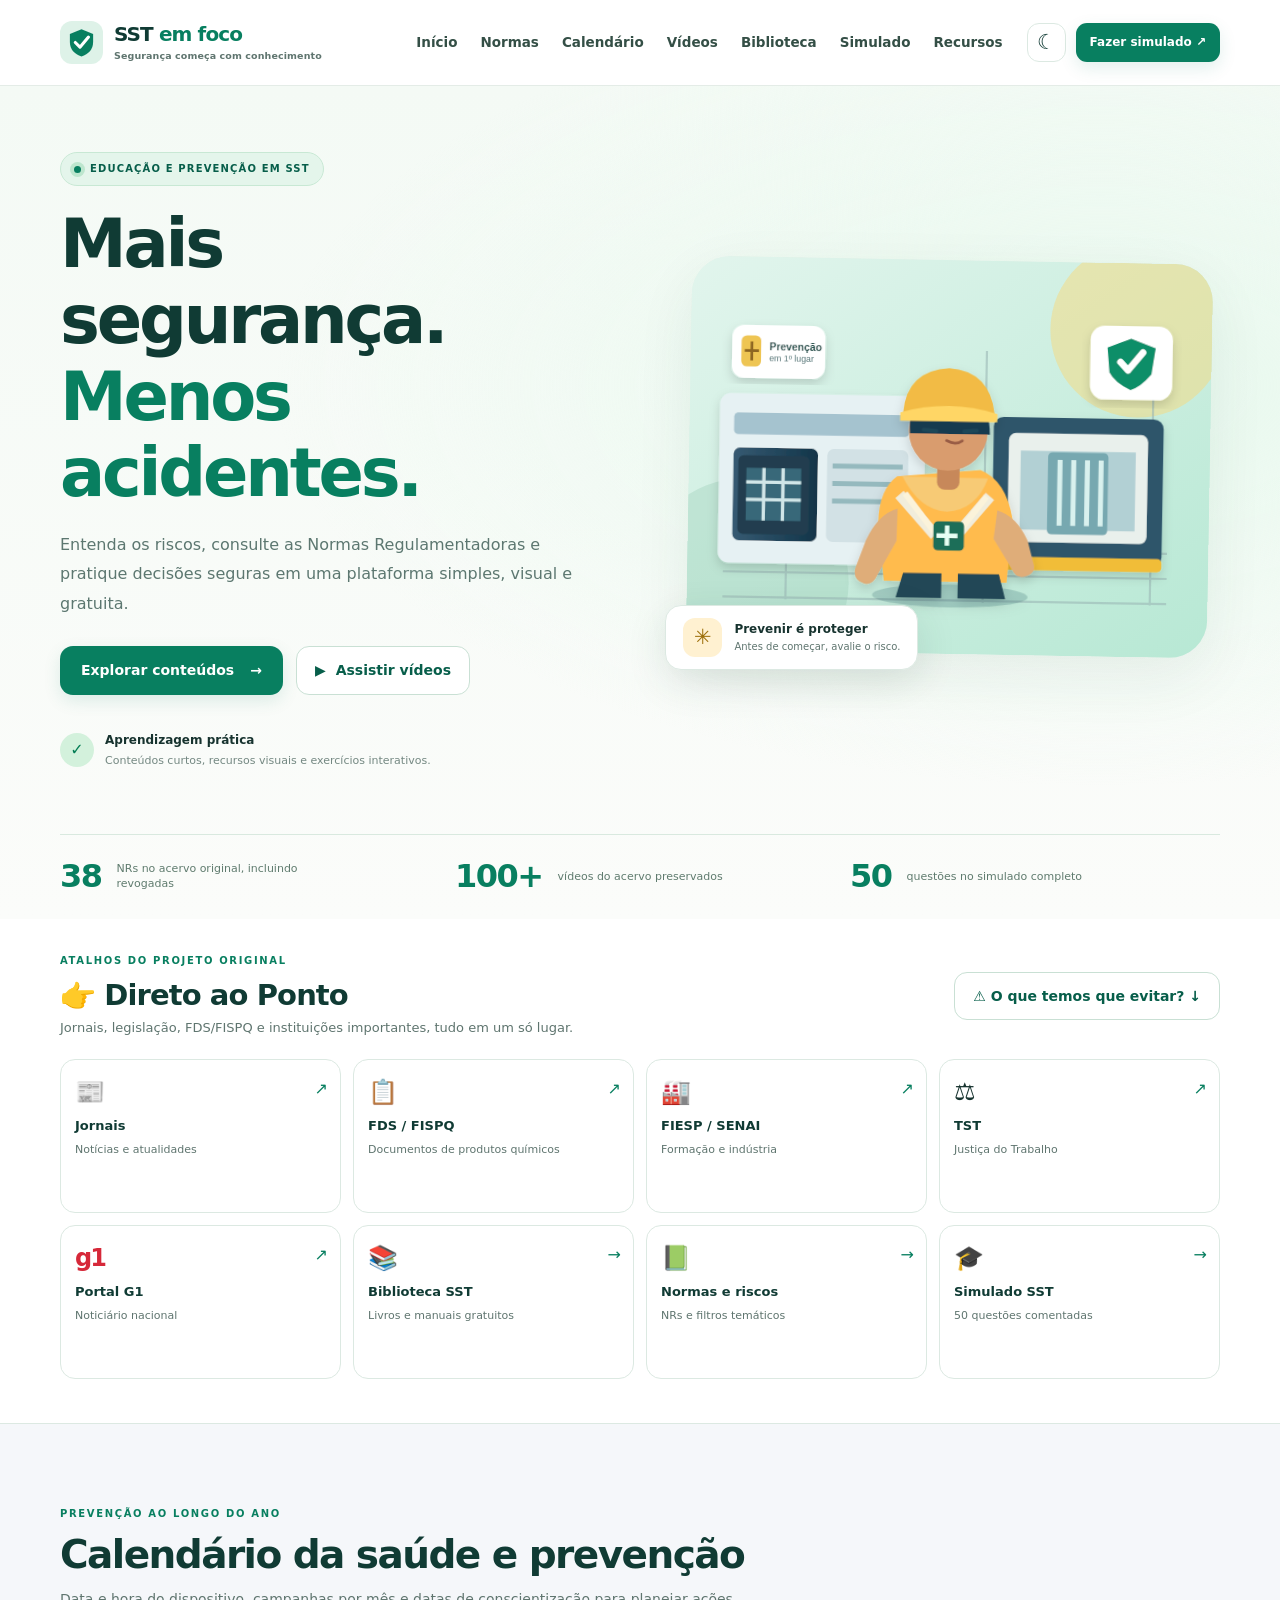
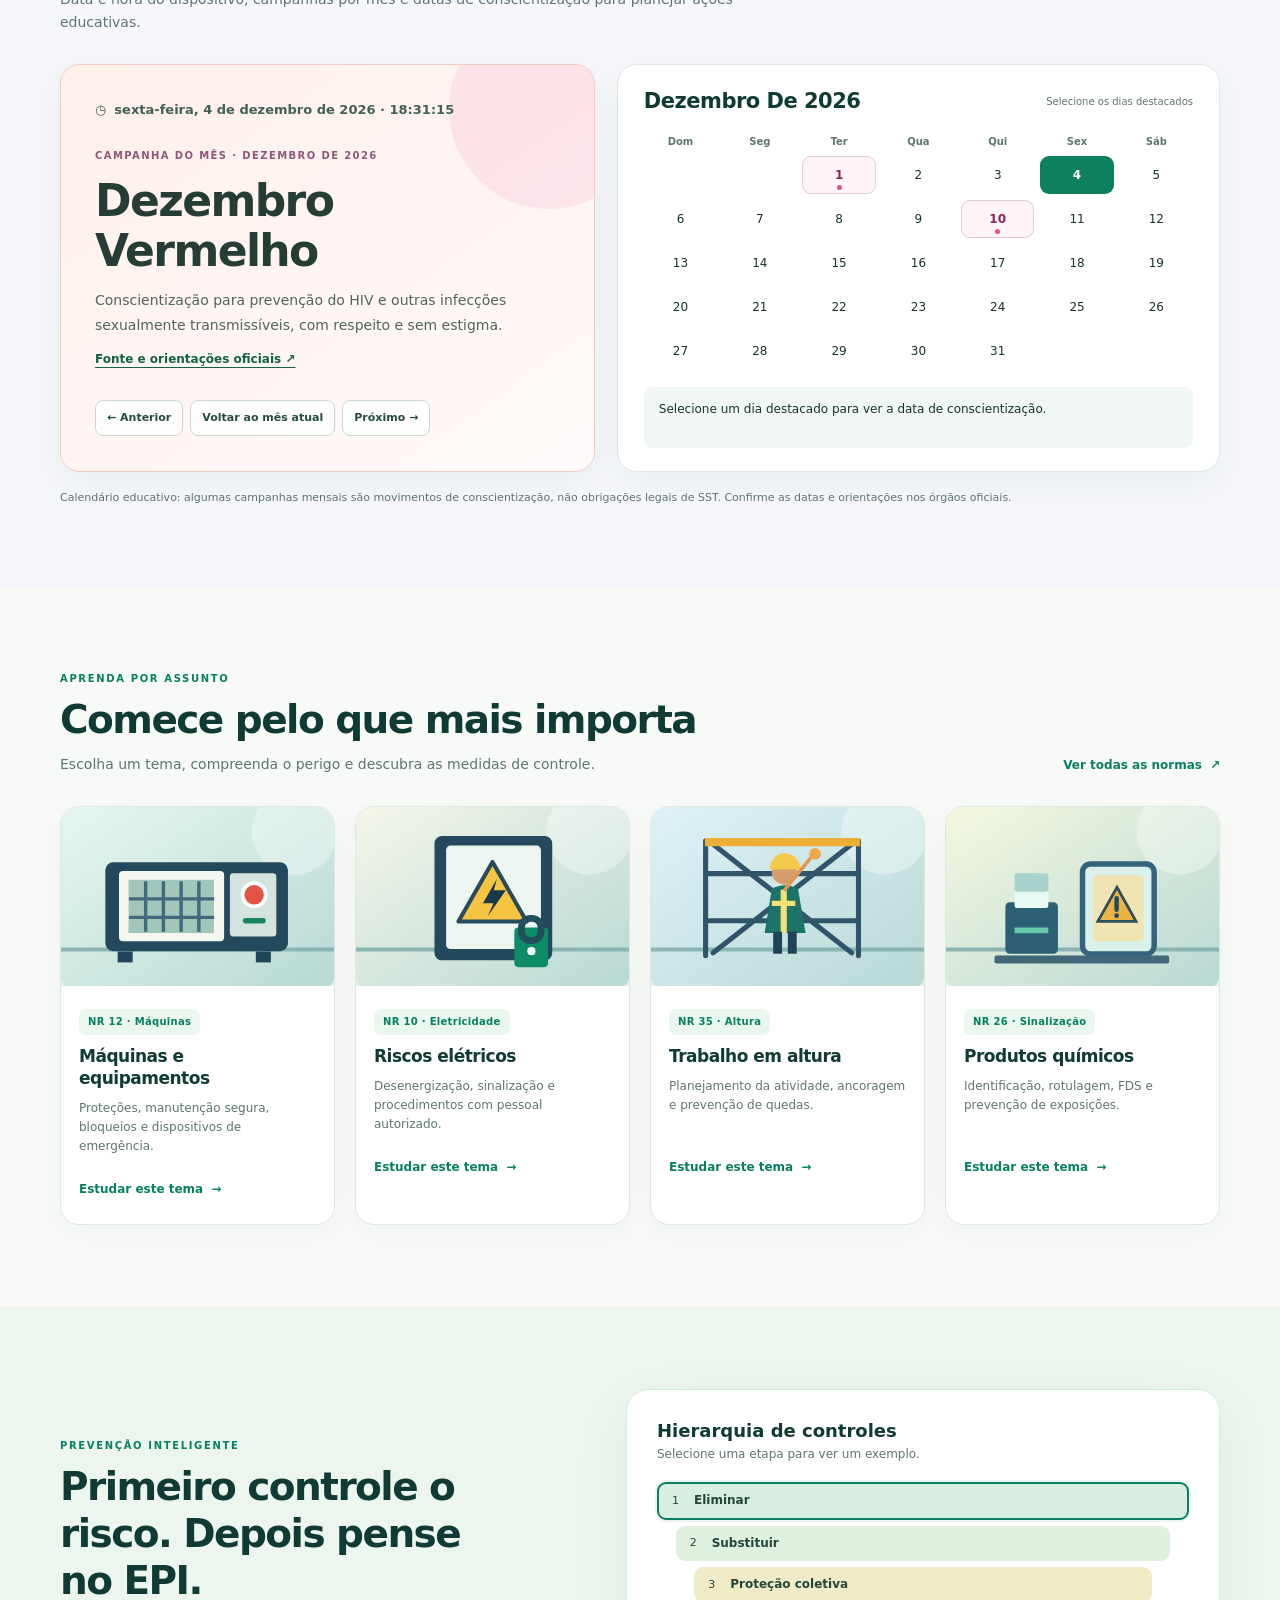
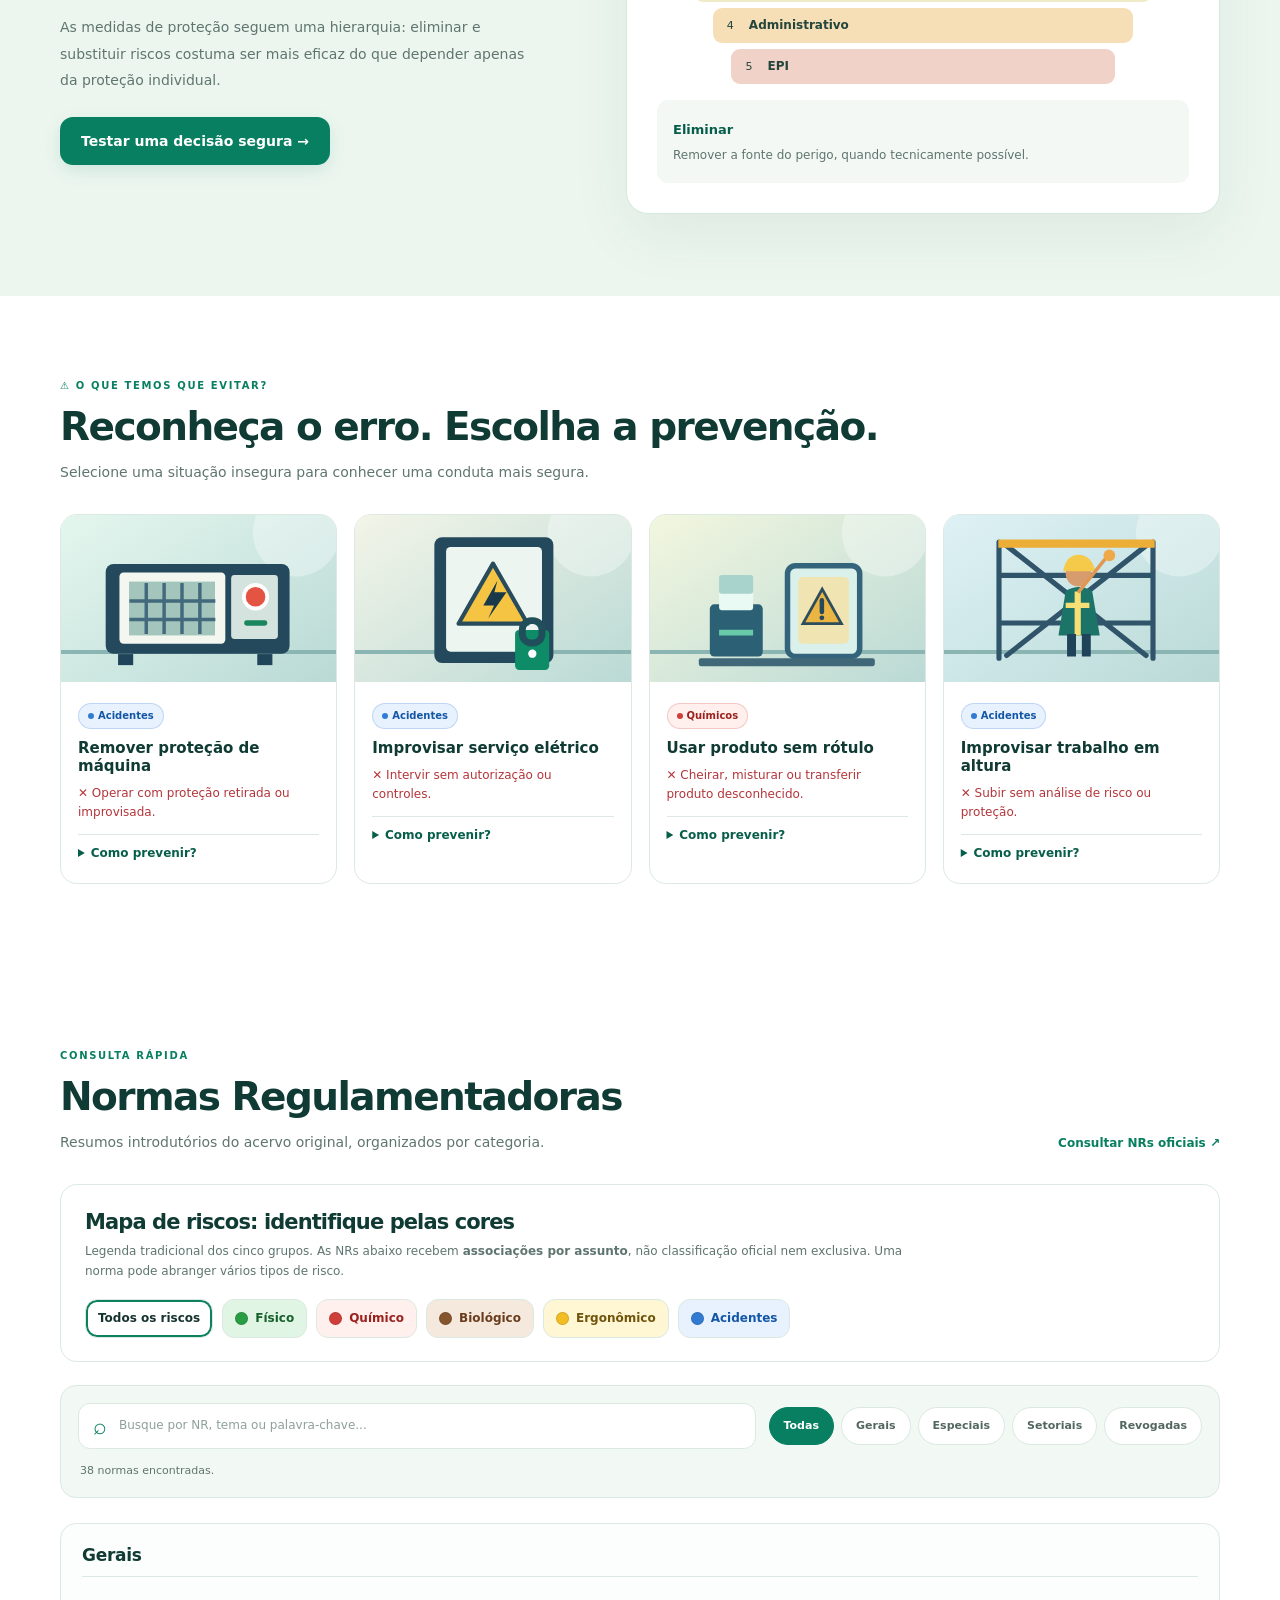
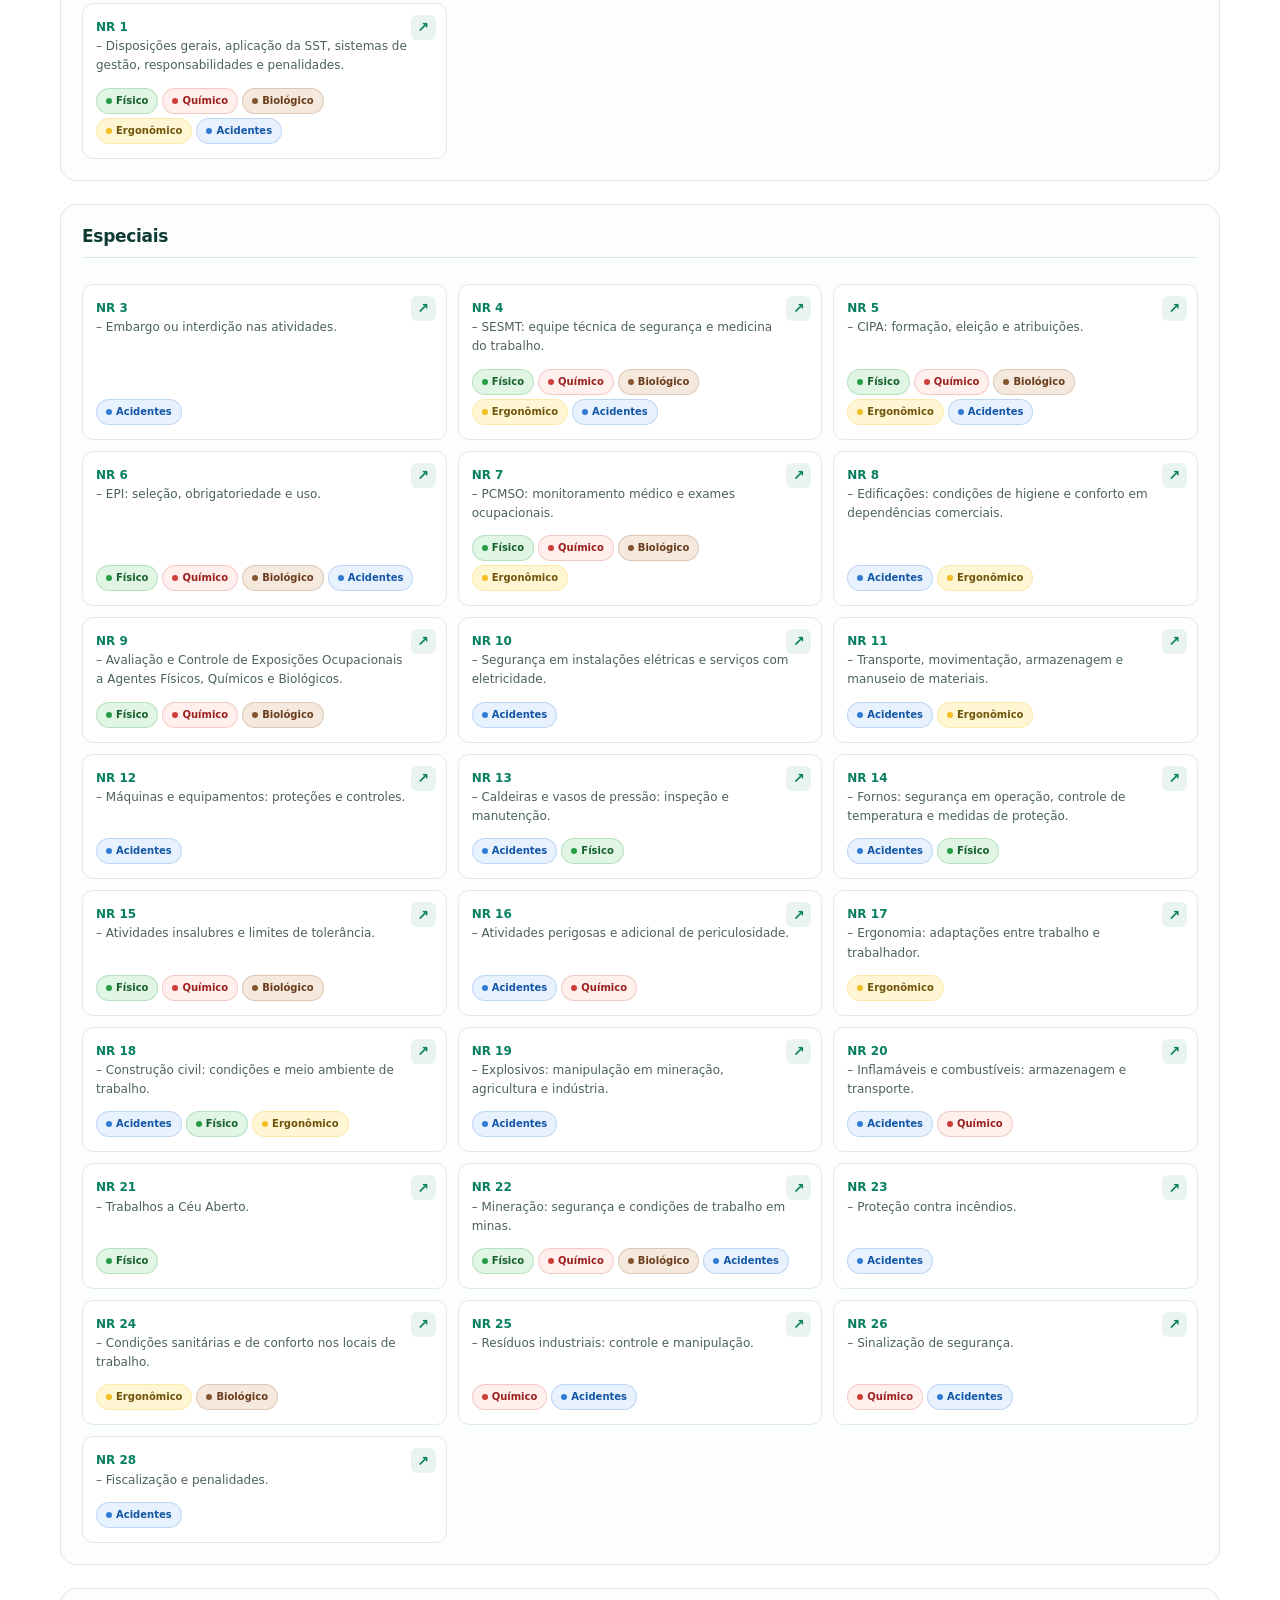
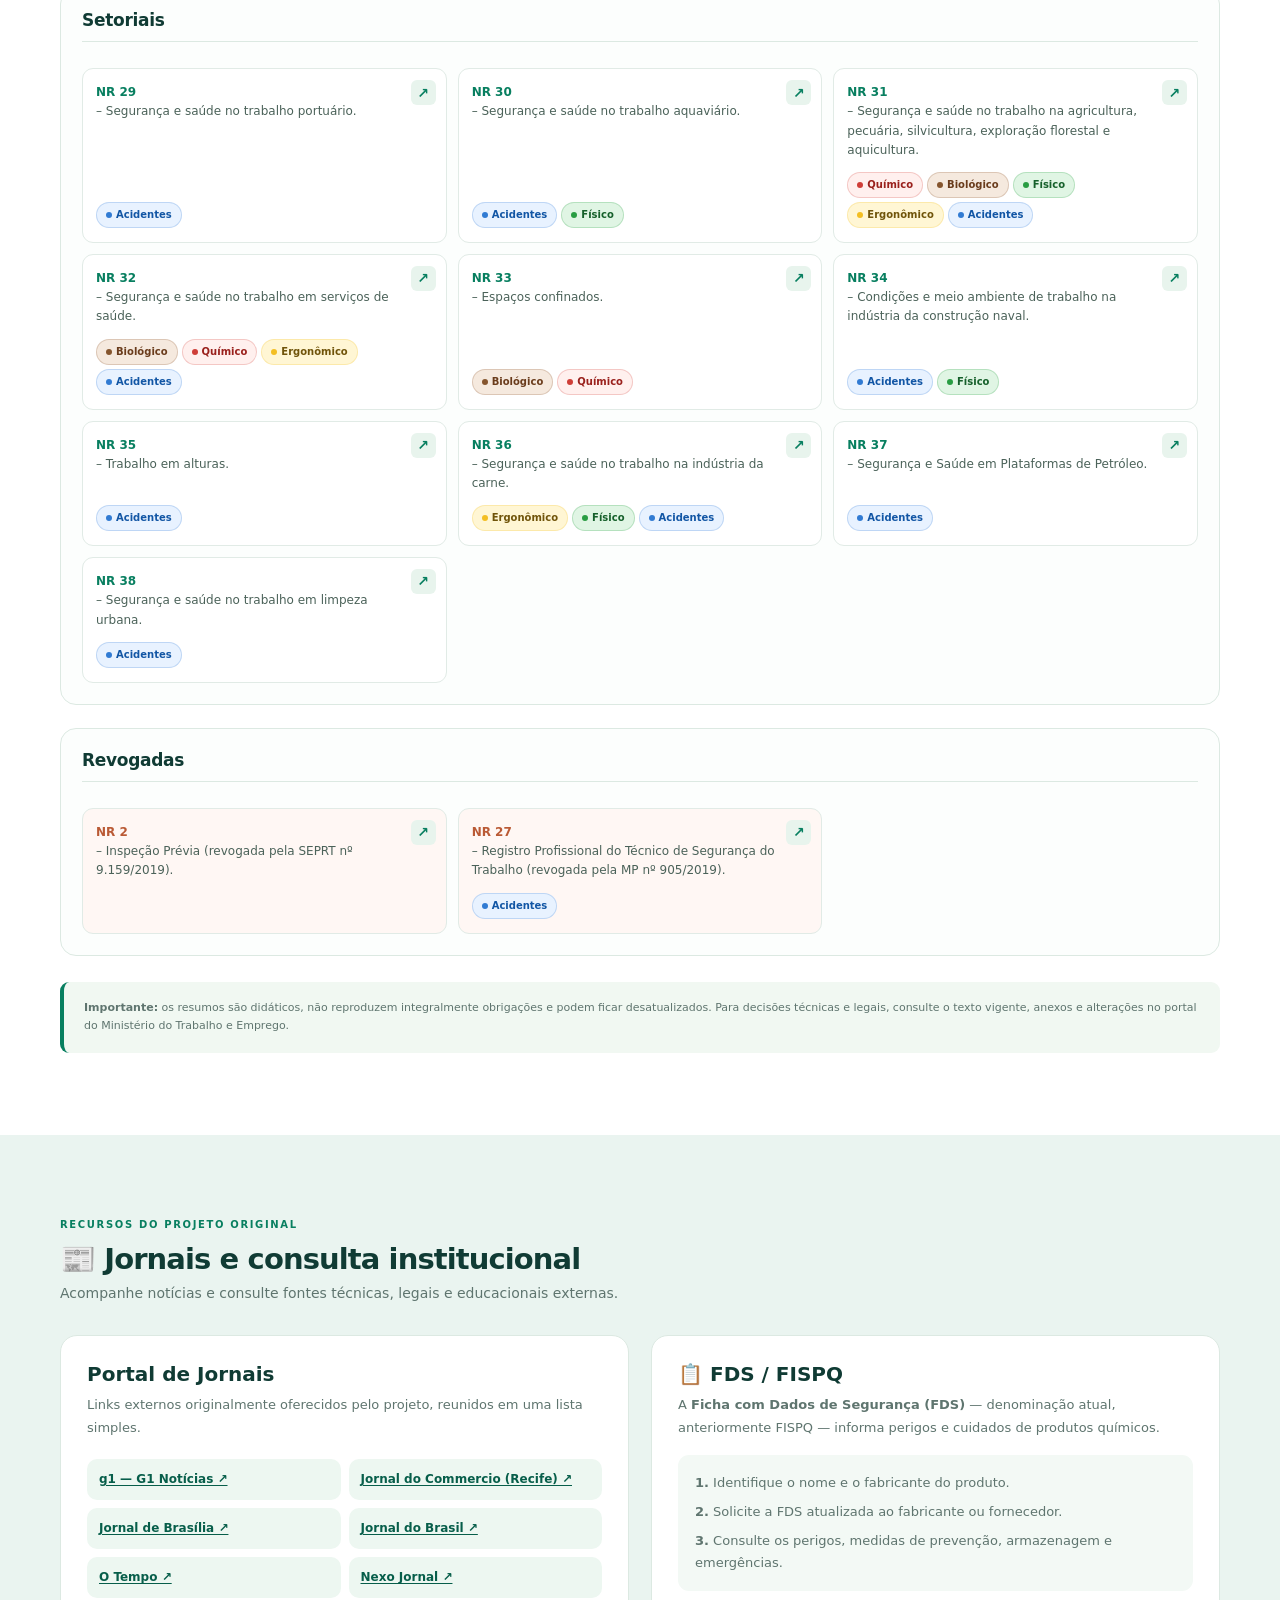
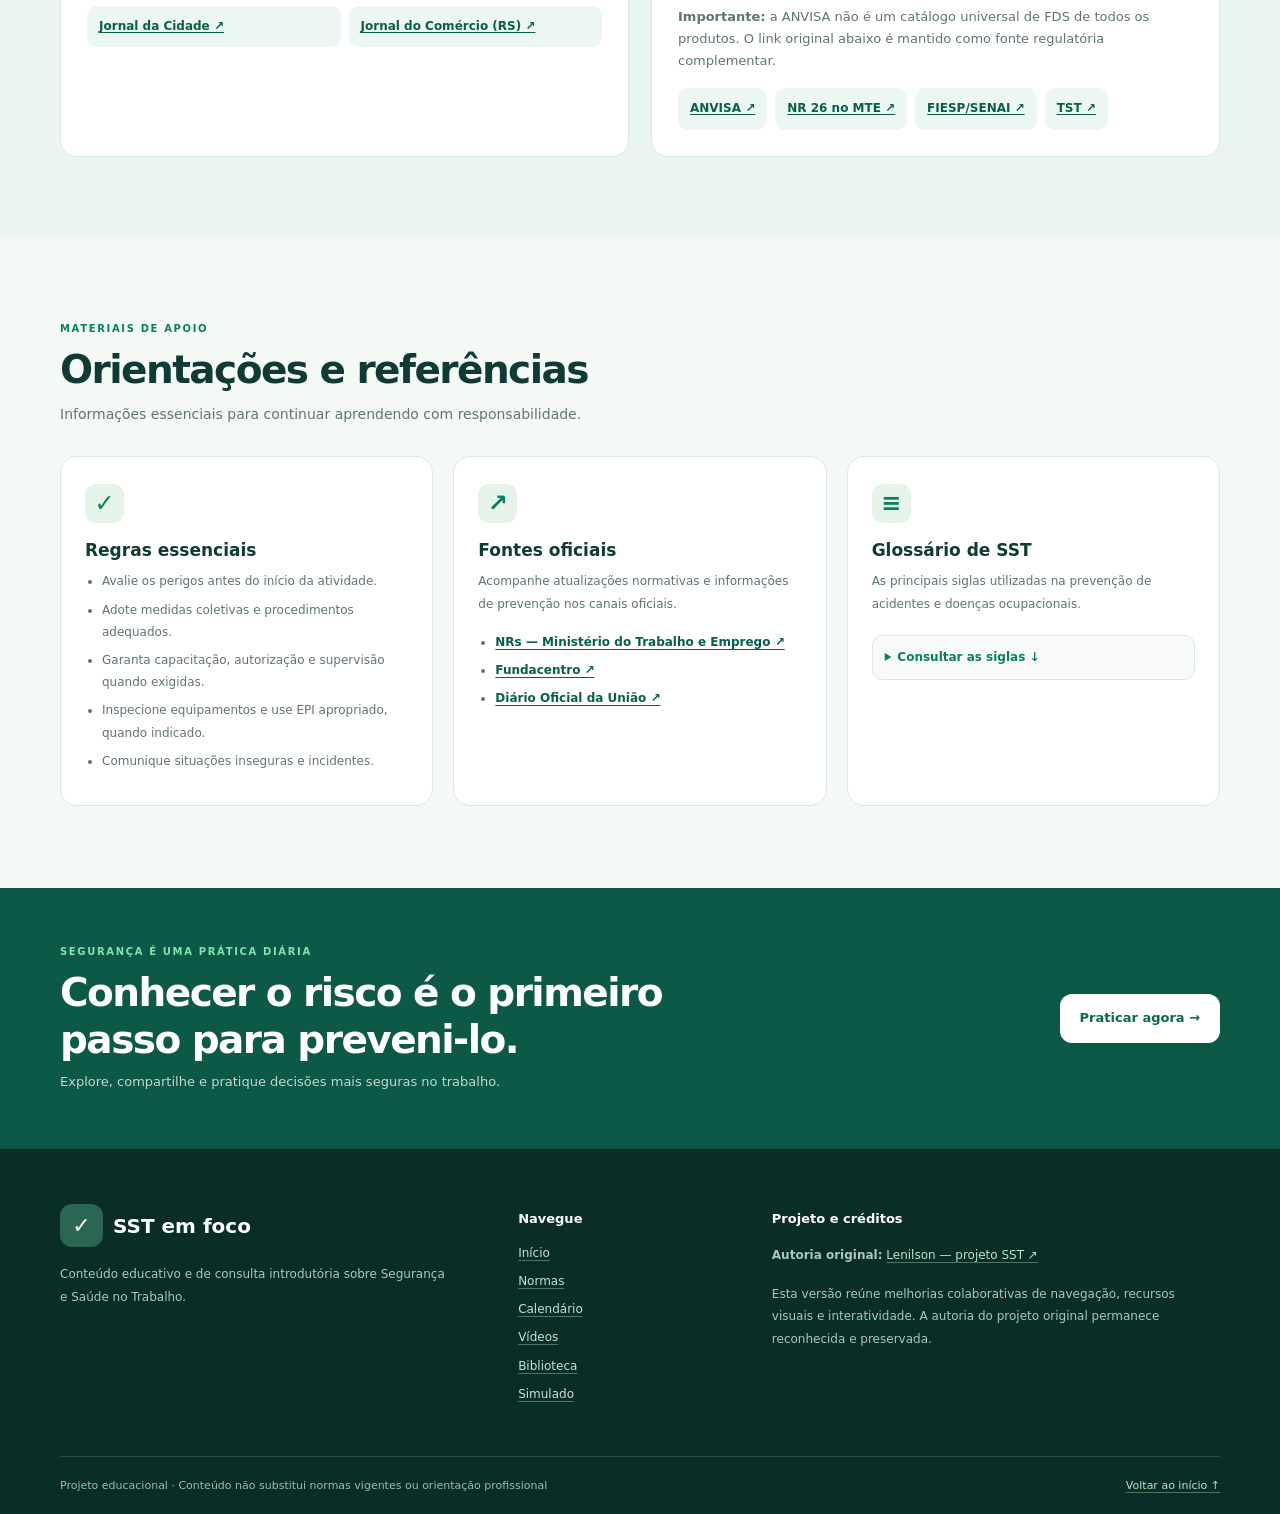
<file: index.html>
<!DOCTYPE html>

<html lang="pt-BR">
<head>
<meta charset="utf-8"/>
<meta content="width=device-width, initial-scale=1" name="viewport"/>
<meta content="Aprenda Segurança e Saúde no Trabalho com NRs resumidas, vídeos, orientações práticas e simulações educativas gratuitas." name="description"/>
<meta content="#0d5647" name="theme-color"/>
<meta content="light dark" name="color-scheme"/>
<title>SST | Segurança e Saúde no Trabalho — Aprenda na prática</title>
<link href="assets/favicon.svg" rel="icon" type="image/svg+xml"/>
<!-- Bootstrap: camada opcional de utilitários e grid. A interface também possui CSS local para funcionar offline. -->
<link crossorigin="anonymous" href="https://cdn.jsdelivr.net/npm/bootstrap@5.3.3/dist/css/bootstrap.min.css" integrity="sha384-QWTKZyjpPEjISv5WaRU9OFeRpok6YctnYmDr5pNlyT2bRjXh0JMhjY6hW+ALEwIH" rel="stylesheet"/>
<link href="modern.css" rel="stylesheet"/>
<script defer="True" src="shared.js"></script><script defer="True" src="home.js"></script><script defer="True" src="calendario.js"></script></head>
<body>
<a class="skip-link" href="#conteudo">Pular para o conteúdo principal</a>
<div class="site-shell">
<header class="site-header" id="inicio">
<div class="header-inner layout-width">
<a aria-label="SST - voltar ao início" class="brand" href="index.html">
<span aria-hidden="true" class="brand-mark"><svg fill="none" viewbox="0 0 40 40"><path d="M20 3 35 9v10c0 10-6 16-15 19C11 35 5 29 5 19V9L20 3Z" fill="currentColor"></path><path d="m12 20 6 6 11-13" stroke="#fff" stroke-linecap="round" stroke-linejoin="round" stroke-width="4"></path></svg></span>
<span class="brand-name">SST<span> em foco</span><small>Segurança começa com conhecimento</small></span>
</a>
<button aria-controls="primary-nav" aria-expanded="false" aria-label="Abrir menu de navegação" class="menu-toggle" id="menu-toggle" type="button"><span></span><span></span><span></span></button>
<nav aria-label="Navegação principal" class="primary-nav" id="primary-nav">

<a href="index.html">Início</a><a href="index.html#nrs">Normas</a><a href="index.html#calendario">Calendário</a><a href="videos.html">Vídeos</a><a href="biblioteca.html">Biblioteca</a><a href="simulado.html">Simulado</a><a href="index.html#recursos">Recursos</a></nav>
<div class="header-actions"><button aria-label="Ativar tema escuro" aria-pressed="false" class="icon-action" id="theme-toggle" title="Alternar tema claro e escuro" type="button">☾</button><a class="header-cta" href="simulado.html">Fazer simulado ↗</a></div>
</div>
</header>
<main id="conteudo">
<section aria-labelledby="hero-title" class="hero-section">
<div class="layout-width hero-layout">
<div class="hero-copy fade-in">
<span class="eyebrow"><span class="eyebrow-dot"></span> Educação e prevenção em SST</span>
<h1 id="hero-title">Mais segurança.<br/><em>Menos acidentes.</em></h1>
<p>Entenda os riscos, consulte as Normas Regulamentadoras e pratique decisões seguras em uma plataforma simples, visual e gratuita.</p>
<div class="hero-actions"><a class="btn-primary-custom" href="#aprender">Explorar conteúdos <span aria-hidden="true">→</span></a><a class="btn-ghost-custom" href="videos.html"><span aria-hidden="true">▶</span> Assistir vídeos</a></div>
<div class="hero-trust"><div aria-hidden="true" class="trust-icon">✓</div><span><strong>Aprendizagem prática</strong><small>Conteúdos curtos, recursos visuais e exercícios interativos.</small></span></div>
</div>
<div class="hero-visual fade-in"><div class="hero-image-frame"><img alt="Ilustração de trabalhadora equipada em ambiente industrial com máquinas protegidas" fetchpriority="high" height="720" src="assets/hero-seguranca.svg" width="980"/></div><div class="floating-note"><span aria-hidden="true">✳</span><span><strong>Prevenir é proteger</strong><small>Antes de começar, avalie o risco.</small></span></div></div>
</div>
<div aria-label="Recursos disponíveis" class="layout-width stats-strip"><div><strong>38</strong><span>NRs no acervo original, incluindo revogadas</span></div><div><strong>100+</strong><span>vídeos do acervo preservados</span></div><div><strong>50</strong><span>questões no simulado completo</span></div></div>
</section>
<section aria-labelledby="quick-title" class="quick-access" id="recursos"><div class="layout-width"><div class="quick-head"><div><span class="section-kicker">ATALHOS DO PROJETO ORIGINAL</span><h2 id="quick-title">👉 Direto ao Ponto</h2><p>Jornais, legislação, FDS/FISPQ e instituições importantes, tudo em um só lugar.</p></div><a class="btn-secondary-custom" href="#evitar">⚠️ O que temos que evitar? ↓</a></div><div class="quick-grid">
<a class="quick-tile" href="#jornais"><span class="quick-icon">📰</span><strong>Jornais</strong><small>Notícias e atualidades</small><span aria-hidden="true">↗</span></a>
<a class="quick-tile" href="#fds"><span class="quick-icon">📋</span><strong>FDS / FISPQ</strong><small>Documentos de produtos químicos</small><span aria-hidden="true">↗</span></a>
<a class="quick-tile" href="https://www.fiesp.com.br/senai" rel="noopener noreferrer" target="_blank"><span class="quick-icon">🏭</span><strong>FIESP / SENAI</strong><small>Formação e indústria</small><span aria-hidden="true">↗</span></a>
<a class="quick-tile" href="https://www.tst.jus.br/" rel="noopener noreferrer" target="_blank"><span class="quick-icon">⚖️</span><strong>TST</strong><small>Justiça do Trabalho</small><span aria-hidden="true">↗</span></a>
<a class="quick-tile" href="https://g1.globo.com/" rel="noopener noreferrer" target="_blank"><span class="quick-icon news-g1">g1</span><strong>Portal G1</strong><small>Noticiário nacional</small><span aria-hidden="true">↗</span></a>
<a class="quick-tile" href="biblioteca.html"><span class="quick-icon">📚</span><strong>Biblioteca SST</strong><small>Livros e manuais gratuitos</small><span aria-hidden="true">→</span></a>
<a class="quick-tile" href="#nrs"><span class="quick-icon">📗</span><strong>Normas e riscos</strong><small>NRs e filtros temáticos</small><span aria-hidden="true">→</span></a>
<a class="quick-tile" href="simulado.html"><span class="quick-icon">🎓</span><strong>Simulado SST</strong><small>50 questões comentadas</small><span aria-hidden="true">→</span></a>
</div></div></section><section aria-labelledby="calendar-title" class="content-section campaign-section" id="calendario"><div class="layout-width"><div class="section-heading"><div><span class="section-kicker">PREVENÇÃO AO LONGO DO ANO</span><h2 id="calendar-title">Calendário da saúde e prevenção</h2><p>Data e hora do dispositivo, campanhas por mês e datas de conscientização para planejar ações educativas.</p></div></div><div class="campaign-layout"><article aria-labelledby="campaign-title" class="campaign-spotlight"><div class="campaign-clock"><span aria-hidden="true">◷</span><time aria-live="off" id="live-datetime">Carregando data...</time></div><div class="campaign-overline" id="campaign-overline">CAMPANHA DO MÊS</div><h3 id="campaign-title">Prevenção o ano inteiro</h3><p id="campaign-desc">Campanhas educativas e datas comemorativas de saúde e SST.</p><a class="campaign-source" href="https://www.gov.br/saude/pt-br" id="campaign-link" rel="noopener noreferrer" target="_blank">Fonte e orientações oficiais ↗</a><div class="campaign-month-actions"><button aria-label="Ver mês anterior" id="month-prev" type="button">← Anterior</button><button id="month-today" type="button">Voltar ao mês atual</button><button aria-label="Ver próximo mês" id="month-next" type="button">Próximo →</button></div></article><article aria-labelledby="month-label" class="calendar-card"><div class="calendar-titlebar"><h3 id="month-label">Calendário</h3><span class="calendar-hint">Selecione os dias destacados</span></div><div aria-hidden="true" class="calendar-weekdays"><span>Dom</span><span>Seg</span><span>Ter</span><span>Qua</span><span>Qui</span><span>Sex</span><span>Sáb</span></div><div aria-label="Datas de saúde e prevenção" class="calendar-days" id="calendar-days" role="group"></div><div aria-live="polite" class="calendar-detail" id="calendar-detail">Selecione uma data destacada para saber mais.</div></article></div><p class="source-footnote">Calendário educativo: algumas campanhas mensais são movimentos de conscientização, não obrigações legais de SST. Confirme as datas e orientações nos órgãos oficiais.</p></div></section><section aria-labelledby="aprender-title" class="content-section topics-section" id="aprender">
<div class="layout-width"><div class="section-heading"><div><span class="section-kicker">APRENDA POR ASSUNTO</span><h2 id="aprender-title">Comece pelo que mais importa</h2><p>Escolha um tema, compreenda o perigo e descubra as medidas de controle.</p></div><a class="text-link" href="#nrs">Ver todas as normas <span aria-hidden="true">↗</span></a></div>
<div class="topic-grid">
<article class="topic-card"><a aria-label="Consultar NR 12, segurança em máquinas" class="topic-visual" data-nr-jump="12" href="#nrs"><img alt="Ilustração de máquina industrial com proteção física" height="530" loading="lazy" src="assets/maquinas.svg" width="800"/></a><div class="topic-text"><span class="topic-tag">NR 12 · Máquinas</span><h3>Máquinas e equipamentos</h3><p>Proteções, manutenção segura, bloqueios e dispositivos de emergência.</p><a class="topic-link" data-nr-jump="12" href="#nrs">Estudar este tema <span aria-hidden="true">→</span></a></div></article>
<article class="topic-card"><a aria-label="Consultar NR 10, eletricidade" class="topic-visual" data-nr-jump="10" href="#nrs"><img alt="Ilustração de painel elétrico sinalizado com cadeado" height="530" loading="lazy" src="assets/eletricidade.svg" width="800"/></a><div class="topic-text"><span class="topic-tag">NR 10 · Eletricidade</span><h3>Riscos elétricos</h3><p>Desenergização, sinalização e procedimentos com pessoal autorizado.</p><a class="topic-link" data-nr-jump="10" href="#nrs">Estudar este tema <span aria-hidden="true">→</span></a></div></article>
<article class="topic-card"><a aria-label="Consultar NR 35, trabalho em altura" class="topic-visual" data-nr-jump="35" href="#nrs"><img alt="Ilustração de trabalhador protegido em estrutura elevada" height="530" loading="lazy" src="assets/altura.svg" width="800"/></a><div class="topic-text"><span class="topic-tag">NR 35 · Altura</span><h3>Trabalho em altura</h3><p>Planejamento da atividade, ancoragem e prevenção de quedas.</p><a class="topic-link" data-nr-jump="35" href="#nrs">Estudar este tema <span aria-hidden="true">→</span></a></div></article>
<article class="topic-card"><a aria-label="Consultar NR 26, sinalização e produtos químicos" class="topic-visual" data-nr-jump="26" href="#nrs"><img alt="Ilustração de produtos químicos com etiqueta de perigo" height="530" loading="lazy" src="assets/quimicos.svg" width="800"/></a><div class="topic-text"><span class="topic-tag">NR 26 · Sinalização</span><h3>Produtos químicos</h3><p>Identificação, rotulagem, FDS e prevenção de exposições.</p><a class="topic-link" data-nr-jump="26" href="#nrs">Estudar este tema <span aria-hidden="true">→</span></a></div></article>
</div>
</div>
</section>
<section aria-labelledby="controles-title" class="content-section controls-section" id="controles"><div class="layout-width controls-layout"><div><span class="section-kicker">PREVENÇÃO INTELIGENTE</span><h2 id="controles-title">Primeiro controle o risco. Depois pense no EPI.</h2><p>As medidas de proteção seguem uma hierarquia: eliminar e substituir riscos costuma ser mais eficaz do que depender apenas da proteção individual.</p><div class="controls-actions"><a class="btn-primary-custom" href="simulado.html">Testar uma decisão segura →</a></div></div><div class="hierarchy-panel"><h3>Hierarquia de controles</h3><p>Selecione uma etapa para ver um exemplo.</p><div aria-label="Níveis de controle de riscos" class="hierarchy-buttons" id="hierarchy-buttons" role="group"><button aria-pressed="true" class="hierarchy-step selected" data-level="0" type="button">1 <strong>Eliminar</strong></button><button aria-pressed="false" class="hierarchy-step" data-level="1" type="button">2 <strong>Substituir</strong></button><button aria-pressed="false" class="hierarchy-step" data-level="2" type="button">3 <strong>Proteção coletiva</strong></button><button aria-pressed="false" class="hierarchy-step" data-level="3" type="button">4 <strong>Administrativo</strong></button><button aria-pressed="false" class="hierarchy-step" data-level="4" type="button">5 <strong>EPI</strong></button></div><div aria-live="polite" class="hierarchy-explanation" id="hierarchy-explanation"><strong>Eliminar</strong><p>Remover a fonte do perigo, quando tecnicamente possível.</p></div></div></div></section>
<section aria-labelledby="avoid-title" class="content-section avoid-section" id="evitar"><div class="layout-width"><div class="section-heading"><div><span class="section-kicker">⚠️ O QUE TEMOS QUE EVITAR?</span><h2 id="avoid-title">Reconheça o erro. Escolha a prevenção.</h2><p>Selecione uma situação insegura para conhecer uma conduta mais segura.</p></div></div><div class="avoid-grid">
<article class="avoid-card"><img alt="Máquina industrial com dispositivos de proteção" loading="lazy" src="assets/maquinas.svg"/><div><span class="risk-mini risk-acidente">Acidentes</span><h3>Remover proteção de máquina</h3><p class="wrong-line">✕ Operar com proteção retirada ou improvisada.</p><details><summary>Como prevenir?</summary><p>Interromper o trabalho inseguro; garantir proteções e procedimentos de bloqueio e autorização conforme a NR 12.</p></details></div></article>
<article class="avoid-card"><img alt="Quadro elétrico sinalizado" loading="lazy" src="assets/eletricidade.svg"/><div><span class="risk-mini risk-acidente">Acidentes</span><h3>Improvisar serviço elétrico</h3><p class="wrong-line">✕ Intervir sem autorização ou controles.</p><details><summary>Como prevenir?</summary><p>Isolar e sinalizar; exigir procedimentos, controles e profissionais autorizados conforme a NR 10.</p></details></div></article>
<article class="avoid-card"><img alt="Recipiente químico com sinalização de perigo" loading="lazy" src="assets/quimicos.svg"/><div><span class="risk-mini risk-quimico">Químicos</span><h3>Usar produto sem rótulo</h3><p class="wrong-line">✕ Cheirar, misturar ou transferir produto desconhecido.</p><details><summary>Como prevenir?</summary><p>Suspender o manuseio e solicitar identificação e FDS ao fornecedor/responsável, respeitando a NR 26.</p></details></div></article>
<article class="avoid-card"><img alt="Trabalhador usando sistema de proteção contra quedas" loading="lazy" src="assets/altura.svg"/><div><span class="risk-mini risk-acidente">Acidentes</span><h3>Improvisar trabalho em altura</h3><p class="wrong-line">✕ Subir sem análise de risco ou proteção.</p><details><summary>Como prevenir?</summary><p>Planejar e avaliar meios de evitar a exposição; executar somente com condições e proteções previstas na NR 35.</p></details></div></article>
</div></div></section><section aria-labelledby="nrs-title" class="content-section nr-section" id="nrs"><div class="layout-width"><div class="section-heading"><div><span class="section-kicker">CONSULTA RÁPIDA</span><h2 id="nrs-title">Normas Regulamentadoras</h2><p>Resumos introdutórios do acervo original, organizados por categoria.</p></div><a class="text-link" href="https://www.gov.br/trabalho-e-emprego/pt-br/assuntos/inspecao-do-trabalho/seguranca-e-saude-no-trabalho/ctpp-nrs/normas-regulamentadoras-nrs" rel="noopener noreferrer" target="_blank">Consultar NRs oficiais ↗</a></div><div aria-labelledby="risk-title" class="risk-legend" id="riscos"><div class="risk-legend-head"><h3 id="risk-title">Mapa de riscos: identifique pelas cores</h3><p>Legenda tradicional dos cinco grupos. As NRs abaixo recebem <strong>associações por assunto</strong>, não classificação oficial nem exclusiva. Uma norma pode abranger vários tipos de risco.</p></div><div aria-label="Filtrar NRs pelos riscos relacionados" class="risk-filters" id="risk-filters" role="group"><button aria-pressed="true" class="risk-filter active" data-risk="todos" type="button">Todos os riscos</button><button aria-pressed="false" class="risk-filter risk-fisico" data-risk="fisico" type="button"><span class="color-dot"></span> Físico</button><button aria-pressed="false" class="risk-filter risk-quimico" data-risk="quimico" type="button"><span class="color-dot"></span> Químico</button><button aria-pressed="false" class="risk-filter risk-biologico" data-risk="biologico" type="button"><span class="color-dot"></span> Biológico</button><button aria-pressed="false" class="risk-filter risk-ergonomico" data-risk="ergonomico" type="button"><span class="color-dot"></span> Ergonômico</button><button aria-pressed="false" class="risk-filter risk-acidente" data-risk="acidente" type="button"><span class="color-dot"></span> Acidentes</button></div></div><div class="nr-search-container"><label class="search-field nr-search-field" for="nrSearch"><span aria-hidden="true">⌕</span><input aria-describedby="nr-counter" id="nrSearch" placeholder="Busque por NR, tema ou palavra-chave..." type="search"/></label><div aria-label="Filtrar categorias de normas" class="filter-buttons" role="group"><button aria-pressed="true" class="filter-btn active" data-filter="all" type="button">Todas</button><button aria-pressed="false" class="filter-btn" data-filter="gerais" type="button">Gerais</button><button aria-pressed="false" class="filter-btn" data-filter="especiais" type="button">Especiais</button><button aria-pressed="false" class="filter-btn" data-filter="setoriais" type="button">Setoriais</button><button aria-pressed="false" class="filter-btn" data-filter="revogadas" type="button">Revogadas</button></div><p aria-live="polite" id="nr-counter">38 normas listadas no acervo.</p></div><div class="nr-groups"><div aria-label="Normas gerais" class="nr-gerais">
<h3 class="nrcategory-title">Gerais</h3>
<article class="nrcard" data-risk="fisico quimico biologico ergonomico acidente" tabindex="-1"><strong>NR 1</strong> – Disposições gerais, aplicação da SST, sistemas de gestão, responsabilidades e penalidades. <a aria-label="Consultar texto oficial da NR 1 no Ministério do Trabalho e Emprego (abre nova guia)" class="nr-link" href="https://www.gov.br/trabalho-e-emprego/pt-br/assuntos/inspecao-do-trabalho/seguranca-e-saude-no-trabalho/ctpp-nrs/normas-regulamentadoras-nrs" rel="noopener noreferrer" target="_blank" title="Consultar texto oficial da NR 1 no portal do MTE">↗</a><div aria-label="Riscos tematicamente relacionados" class="nr-risk-tags"><span class="risk-mini risk-fisico">Físico</span><span class="risk-mini risk-quimico">Químico</span><span class="risk-mini risk-biologico">Biológico</span><span class="risk-mini risk-ergonomico">Ergonômico</span><span class="risk-mini risk-acidente">Acidentes</span></div></article>
</div>
<div aria-label="Normas especiais" class="nr-especiais">
<h3 class="nrcategory-title">Especiais</h3>
<article class="nrcard" data-risk="acidente" tabindex="-1"><strong>NR 3</strong> – Embargo ou interdição nas atividades. <a aria-label="Consultar texto oficial da NR 3 no Ministério do Trabalho e Emprego (abre nova guia)" class="nr-link" href="https://www.gov.br/trabalho-e-emprego/pt-br/assuntos/inspecao-do-trabalho/seguranca-e-saude-no-trabalho/ctpp-nrs/normas-regulamentadoras-nrs" rel="noopener noreferrer" target="_blank" title="Consultar texto oficial da NR 3 no portal do MTE">↗</a><div aria-label="Riscos tematicamente relacionados" class="nr-risk-tags"><span class="risk-mini risk-acidente">Acidentes</span></div></article>
<article class="nrcard" data-risk="fisico quimico biologico ergonomico acidente" tabindex="-1"><strong>NR 4</strong> – SESMT: equipe técnica de segurança e medicina do trabalho. <a aria-label="Consultar texto oficial da NR 4 no Ministério do Trabalho e Emprego (abre nova guia)" class="nr-link" href="https://www.gov.br/trabalho-e-emprego/pt-br/assuntos/inspecao-do-trabalho/seguranca-e-saude-no-trabalho/ctpp-nrs/normas-regulamentadoras-nrs" rel="noopener noreferrer" target="_blank" title="Consultar texto oficial da NR 4 no portal do MTE">↗</a><div aria-label="Riscos tematicamente relacionados" class="nr-risk-tags"><span class="risk-mini risk-fisico">Físico</span><span class="risk-mini risk-quimico">Químico</span><span class="risk-mini risk-biologico">Biológico</span><span class="risk-mini risk-ergonomico">Ergonômico</span><span class="risk-mini risk-acidente">Acidentes</span></div></article>
<article class="nrcard" data-risk="fisico quimico biologico ergonomico acidente" tabindex="-1"><strong>NR 5</strong> – CIPA: formação, eleição e atribuições. <a aria-label="Consultar texto oficial da NR 5 no Ministério do Trabalho e Emprego (abre nova guia)" class="nr-link" href="https://www.gov.br/trabalho-e-emprego/pt-br/assuntos/inspecao-do-trabalho/seguranca-e-saude-no-trabalho/ctpp-nrs/normas-regulamentadoras-nrs" rel="noopener noreferrer" target="_blank" title="Consultar texto oficial da NR 5 no portal do MTE">↗</a><div aria-label="Riscos tematicamente relacionados" class="nr-risk-tags"><span class="risk-mini risk-fisico">Físico</span><span class="risk-mini risk-quimico">Químico</span><span class="risk-mini risk-biologico">Biológico</span><span class="risk-mini risk-ergonomico">Ergonômico</span><span class="risk-mini risk-acidente">Acidentes</span></div></article>
<article class="nrcard" data-risk="fisico quimico biologico acidente" tabindex="-1"><strong>NR 6</strong> – EPI: seleção, obrigatoriedade e uso. <a aria-label="Consultar texto oficial da NR 6 no Ministério do Trabalho e Emprego (abre nova guia)" class="nr-link" href="https://www.gov.br/trabalho-e-emprego/pt-br/assuntos/inspecao-do-trabalho/seguranca-e-saude-no-trabalho/ctpp-nrs/normas-regulamentadoras-nrs" rel="noopener noreferrer" target="_blank" title="Consultar texto oficial da NR 6 no portal do MTE">↗</a><div aria-label="Riscos tematicamente relacionados" class="nr-risk-tags"><span class="risk-mini risk-fisico">Físico</span><span class="risk-mini risk-quimico">Químico</span><span class="risk-mini risk-biologico">Biológico</span><span class="risk-mini risk-acidente">Acidentes</span></div></article>
<article class="nrcard" data-risk="fisico quimico biologico ergonomico" tabindex="-1"><strong>NR 7</strong> – PCMSO: monitoramento médico e exames ocupacionais. <a aria-label="Consultar texto oficial da NR 7 no Ministério do Trabalho e Emprego (abre nova guia)" class="nr-link" href="https://www.gov.br/trabalho-e-emprego/pt-br/assuntos/inspecao-do-trabalho/seguranca-e-saude-no-trabalho/ctpp-nrs/normas-regulamentadoras-nrs" rel="noopener noreferrer" target="_blank" title="Consultar texto oficial da NR 7 no portal do MTE">↗</a><div aria-label="Riscos tematicamente relacionados" class="nr-risk-tags"><span class="risk-mini risk-fisico">Físico</span><span class="risk-mini risk-quimico">Químico</span><span class="risk-mini risk-biologico">Biológico</span><span class="risk-mini risk-ergonomico">Ergonômico</span></div></article>
<article class="nrcard" data-risk="acidente ergonomico" tabindex="-1"><strong>NR 8</strong> – Edificações: condições de higiene e conforto em dependências comerciais. <a aria-label="Consultar texto oficial da NR 8 no Ministério do Trabalho e Emprego (abre nova guia)" class="nr-link" href="https://www.gov.br/trabalho-e-emprego/pt-br/assuntos/inspecao-do-trabalho/seguranca-e-saude-no-trabalho/ctpp-nrs/normas-regulamentadoras-nrs" rel="noopener noreferrer" target="_blank" title="Consultar texto oficial da NR 8 no portal do MTE">↗</a><div aria-label="Riscos tematicamente relacionados" class="nr-risk-tags"><span class="risk-mini risk-acidente">Acidentes</span><span class="risk-mini risk-ergonomico">Ergonômico</span></div></article>
<article class="nrcard" data-risk="fisico quimico biologico" tabindex="-1"><strong>NR 9</strong> – Avaliação e Controle de Exposições Ocupacionais a Agentes Físicos, Químicos e Biológicos. <a aria-label="Consultar texto oficial da NR 9 no Ministério do Trabalho e Emprego (abre nova guia)" class="nr-link" href="https://www.gov.br/trabalho-e-emprego/pt-br/assuntos/inspecao-do-trabalho/seguranca-e-saude-no-trabalho/ctpp-nrs/normas-regulamentadoras-nrs" rel="noopener noreferrer" target="_blank" title="Consultar texto oficial da NR 9 no portal do MTE">↗</a><div aria-label="Riscos tematicamente relacionados" class="nr-risk-tags"><span class="risk-mini risk-fisico">Físico</span><span class="risk-mini risk-quimico">Químico</span><span class="risk-mini risk-biologico">Biológico</span></div></article>
<article class="nrcard" data-risk="acidente" tabindex="-1"><strong>NR 10</strong> – Segurança em instalações elétricas e serviços com eletricidade. <a aria-label="Consultar texto oficial da NR 10 no Ministério do Trabalho e Emprego (abre nova guia)" class="nr-link" href="https://www.gov.br/trabalho-e-emprego/pt-br/assuntos/inspecao-do-trabalho/seguranca-e-saude-no-trabalho/ctpp-nrs/normas-regulamentadoras-nrs" rel="noopener noreferrer" target="_blank" title="Consultar texto oficial da NR 10 no portal do MTE">↗</a><div aria-label="Riscos tematicamente relacionados" class="nr-risk-tags"><span class="risk-mini risk-acidente">Acidentes</span></div></article>
<article class="nrcard" data-risk="acidente ergonomico" tabindex="-1"><strong>NR 11</strong> – Transporte, movimentação, armazenagem e manuseio de materiais. <a aria-label="Consultar texto oficial da NR 11 no Ministério do Trabalho e Emprego (abre nova guia)" class="nr-link" href="https://www.gov.br/trabalho-e-emprego/pt-br/assuntos/inspecao-do-trabalho/seguranca-e-saude-no-trabalho/ctpp-nrs/normas-regulamentadoras-nrs" rel="noopener noreferrer" target="_blank" title="Consultar texto oficial da NR 11 no portal do MTE">↗</a><div aria-label="Riscos tematicamente relacionados" class="nr-risk-tags"><span class="risk-mini risk-acidente">Acidentes</span><span class="risk-mini risk-ergonomico">Ergonômico</span></div></article>
<article class="nrcard" data-risk="acidente" tabindex="-1"><strong>NR 12</strong> – Máquinas e equipamentos: proteções e controles. <a aria-label="Consultar texto oficial da NR 12 no Ministério do Trabalho e Emprego (abre nova guia)" class="nr-link" href="https://www.gov.br/trabalho-e-emprego/pt-br/assuntos/inspecao-do-trabalho/seguranca-e-saude-no-trabalho/ctpp-nrs/normas-regulamentadoras-nrs" rel="noopener noreferrer" target="_blank" title="Consultar texto oficial da NR 12 no portal do MTE">↗</a><div aria-label="Riscos tematicamente relacionados" class="nr-risk-tags"><span class="risk-mini risk-acidente">Acidentes</span></div></article>
<article class="nrcard" data-risk="acidente fisico" tabindex="-1"><strong>NR 13</strong> – Caldeiras e vasos de pressão: inspeção e manutenção. <a aria-label="Consultar texto oficial da NR 13 no Ministério do Trabalho e Emprego (abre nova guia)" class="nr-link" href="https://www.gov.br/trabalho-e-emprego/pt-br/assuntos/inspecao-do-trabalho/seguranca-e-saude-no-trabalho/ctpp-nrs/normas-regulamentadoras-nrs" rel="noopener noreferrer" target="_blank" title="Consultar texto oficial da NR 13 no portal do MTE">↗</a><div aria-label="Riscos tematicamente relacionados" class="nr-risk-tags"><span class="risk-mini risk-acidente">Acidentes</span><span class="risk-mini risk-fisico">Físico</span></div></article>
<article class="nrcard" data-risk="acidente fisico" tabindex="-1"><strong>NR 14</strong> – Fornos: segurança em operação, controle de temperatura e medidas de proteção. <a aria-label="Consultar texto oficial da NR 14 no Ministério do Trabalho e Emprego (abre nova guia)" class="nr-link" href="https://www.gov.br/trabalho-e-emprego/pt-br/assuntos/inspecao-do-trabalho/seguranca-e-saude-no-trabalho/ctpp-nrs/normas-regulamentadoras-nrs" rel="noopener noreferrer" target="_blank" title="Consultar texto oficial da NR 14 no portal do MTE">↗</a><div aria-label="Riscos tematicamente relacionados" class="nr-risk-tags"><span class="risk-mini risk-acidente">Acidentes</span><span class="risk-mini risk-fisico">Físico</span></div></article>
<article class="nrcard" data-risk="fisico quimico biologico" tabindex="-1"><strong>NR 15</strong> – Atividades insalubres e limites de tolerância. <a aria-label="Consultar texto oficial da NR 15 no Ministério do Trabalho e Emprego (abre nova guia)" class="nr-link" href="https://www.gov.br/trabalho-e-emprego/pt-br/assuntos/inspecao-do-trabalho/seguranca-e-saude-no-trabalho/ctpp-nrs/normas-regulamentadoras-nrs" rel="noopener noreferrer" target="_blank" title="Consultar texto oficial da NR 15 no portal do MTE">↗</a><div aria-label="Riscos tematicamente relacionados" class="nr-risk-tags"><span class="risk-mini risk-fisico">Físico</span><span class="risk-mini risk-quimico">Químico</span><span class="risk-mini risk-biologico">Biológico</span></div></article>
<article class="nrcard" data-risk="acidente quimico" tabindex="-1"><strong>NR 16</strong> – Atividades perigosas e adicional de periculosidade. <a aria-label="Consultar texto oficial da NR 16 no Ministério do Trabalho e Emprego (abre nova guia)" class="nr-link" href="https://www.gov.br/trabalho-e-emprego/pt-br/assuntos/inspecao-do-trabalho/seguranca-e-saude-no-trabalho/ctpp-nrs/normas-regulamentadoras-nrs" rel="noopener noreferrer" target="_blank" title="Consultar texto oficial da NR 16 no portal do MTE">↗</a><div aria-label="Riscos tematicamente relacionados" class="nr-risk-tags"><span class="risk-mini risk-acidente">Acidentes</span><span class="risk-mini risk-quimico">Químico</span></div></article>
<article class="nrcard" data-risk="ergonomico" tabindex="-1"><strong>NR 17</strong> – Ergonomia: adaptações entre trabalho e trabalhador. <a aria-label="Consultar texto oficial da NR 17 no Ministério do Trabalho e Emprego (abre nova guia)" class="nr-link" href="https://www.gov.br/trabalho-e-emprego/pt-br/assuntos/inspecao-do-trabalho/seguranca-e-saude-no-trabalho/ctpp-nrs/normas-regulamentadoras-nrs" rel="noopener noreferrer" target="_blank" title="Consultar texto oficial da NR 17 no portal do MTE">↗</a><div aria-label="Riscos tematicamente relacionados" class="nr-risk-tags"><span class="risk-mini risk-ergonomico">Ergonômico</span></div></article>
<article class="nrcard" data-risk="acidente fisico ergonomico" tabindex="-1"><strong>NR 18</strong> – Construção civil: condições e meio ambiente de trabalho. <a aria-label="Consultar texto oficial da NR 18 no Ministério do Trabalho e Emprego (abre nova guia)" class="nr-link" href="https://www.gov.br/trabalho-e-emprego/pt-br/assuntos/inspecao-do-trabalho/seguranca-e-saude-no-trabalho/ctpp-nrs/normas-regulamentadoras-nrs" rel="noopener noreferrer" target="_blank" title="Consultar texto oficial da NR 18 no portal do MTE">↗</a><div aria-label="Riscos tematicamente relacionados" class="nr-risk-tags"><span class="risk-mini risk-acidente">Acidentes</span><span class="risk-mini risk-fisico">Físico</span><span class="risk-mini risk-ergonomico">Ergonômico</span></div></article>
<article class="nrcard" data-risk="acidente" tabindex="-1"><strong>NR 19</strong> – Explosivos: manipulação em mineração, agricultura e indústria. <a aria-label="Consultar texto oficial da NR 19 no Ministério do Trabalho e Emprego (abre nova guia)" class="nr-link" href="https://www.gov.br/trabalho-e-emprego/pt-br/assuntos/inspecao-do-trabalho/seguranca-e-saude-no-trabalho/ctpp-nrs/normas-regulamentadoras-nrs" rel="noopener noreferrer" target="_blank" title="Consultar texto oficial da NR 19 no portal do MTE">↗</a><div aria-label="Riscos tematicamente relacionados" class="nr-risk-tags"><span class="risk-mini risk-acidente">Acidentes</span></div></article>
<article class="nrcard" data-risk="acidente quimico" tabindex="-1"><strong>NR 20</strong> – Inflamáveis e combustíveis: armazenagem e transporte. <a aria-label="Consultar texto oficial da NR 20 no Ministério do Trabalho e Emprego (abre nova guia)" class="nr-link" href="https://www.gov.br/trabalho-e-emprego/pt-br/assuntos/inspecao-do-trabalho/seguranca-e-saude-no-trabalho/ctpp-nrs/normas-regulamentadoras-nrs" rel="noopener noreferrer" target="_blank" title="Consultar texto oficial da NR 20 no portal do MTE">↗</a><div aria-label="Riscos tematicamente relacionados" class="nr-risk-tags"><span class="risk-mini risk-acidente">Acidentes</span><span class="risk-mini risk-quimico">Químico</span></div></article>
<article class="nrcard" data-risk="fisico" tabindex="-1"><strong>NR 21</strong> – Trabalhos a Céu Aberto. <a aria-label="Consultar texto oficial da NR 21 no Ministério do Trabalho e Emprego (abre nova guia)" class="nr-link" href="https://www.gov.br/trabalho-e-emprego/pt-br/assuntos/inspecao-do-trabalho/seguranca-e-saude-no-trabalho/ctpp-nrs/normas-regulamentadoras-nrs" rel="noopener noreferrer" target="_blank" title="Consultar texto oficial da NR 21 no portal do MTE">↗</a><div aria-label="Riscos tematicamente relacionados" class="nr-risk-tags"><span class="risk-mini risk-fisico">Físico</span></div></article>
<article class="nrcard" data-risk="fisico quimico biologico acidente" tabindex="-1"><strong>NR 22</strong> – Mineração: segurança e condições de trabalho em minas. <a aria-label="Consultar texto oficial da NR 22 no Ministério do Trabalho e Emprego (abre nova guia)" class="nr-link" href="https://www.gov.br/trabalho-e-emprego/pt-br/assuntos/inspecao-do-trabalho/seguranca-e-saude-no-trabalho/ctpp-nrs/normas-regulamentadoras-nrs" rel="noopener noreferrer" target="_blank" title="Consultar texto oficial da NR 22 no portal do MTE">↗</a><div aria-label="Riscos tematicamente relacionados" class="nr-risk-tags"><span class="risk-mini risk-fisico">Físico</span><span class="risk-mini risk-quimico">Químico</span><span class="risk-mini risk-biologico">Biológico</span><span class="risk-mini risk-acidente">Acidentes</span></div></article>
<article class="nrcard" data-risk="acidente" tabindex="-1"><strong>NR 23</strong> – Proteção contra incêndios. <a aria-label="Consultar texto oficial da NR 23 no Ministério do Trabalho e Emprego (abre nova guia)" class="nr-link" href="https://www.gov.br/trabalho-e-emprego/pt-br/assuntos/inspecao-do-trabalho/seguranca-e-saude-no-trabalho/ctpp-nrs/normas-regulamentadoras-nrs" rel="noopener noreferrer" target="_blank" title="Consultar texto oficial da NR 23 no portal do MTE">↗</a><div aria-label="Riscos tematicamente relacionados" class="nr-risk-tags"><span class="risk-mini risk-acidente">Acidentes</span></div></article>
<article class="nrcard" data-risk="ergonomico biologico" tabindex="-1"><strong>NR 24</strong> – Condições sanitárias e de conforto nos locais de trabalho. <a aria-label="Consultar texto oficial da NR 24 no Ministério do Trabalho e Emprego (abre nova guia)" class="nr-link" href="https://www.gov.br/trabalho-e-emprego/pt-br/assuntos/inspecao-do-trabalho/seguranca-e-saude-no-trabalho/ctpp-nrs/normas-regulamentadoras-nrs" rel="noopener noreferrer" target="_blank" title="Consultar texto oficial da NR 24 no portal do MTE">↗</a><div aria-label="Riscos tematicamente relacionados" class="nr-risk-tags"><span class="risk-mini risk-ergonomico">Ergonômico</span><span class="risk-mini risk-biologico">Biológico</span></div></article>
<article class="nrcard" data-risk="quimico acidente" tabindex="-1"><strong>NR 25</strong> – Resíduos industriais: controle e manipulação. <a aria-label="Consultar texto oficial da NR 25 no Ministério do Trabalho e Emprego (abre nova guia)" class="nr-link" href="https://www.gov.br/trabalho-e-emprego/pt-br/assuntos/inspecao-do-trabalho/seguranca-e-saude-no-trabalho/ctpp-nrs/normas-regulamentadoras-nrs" rel="noopener noreferrer" target="_blank" title="Consultar texto oficial da NR 25 no portal do MTE">↗</a><div aria-label="Riscos tematicamente relacionados" class="nr-risk-tags"><span class="risk-mini risk-quimico">Químico</span><span class="risk-mini risk-acidente">Acidentes</span></div></article>
<article class="nrcard" data-risk="quimico acidente" tabindex="-1"><strong>NR 26</strong> – Sinalização de segurança. <a aria-label="Consultar texto oficial da NR 26 no Ministério do Trabalho e Emprego (abre nova guia)" class="nr-link" href="https://www.gov.br/trabalho-e-emprego/pt-br/assuntos/inspecao-do-trabalho/seguranca-e-saude-no-trabalho/ctpp-nrs/normas-regulamentadoras-nrs" rel="noopener noreferrer" target="_blank" title="Consultar texto oficial da NR 26 no portal do MTE">↗</a><div aria-label="Riscos tematicamente relacionados" class="nr-risk-tags"><span class="risk-mini risk-quimico">Químico</span><span class="risk-mini risk-acidente">Acidentes</span></div></article>
<article class="nrcard" data-risk="acidente" tabindex="-1"><strong>NR 28</strong> – Fiscalização e penalidades. <a aria-label="Consultar texto oficial da NR 28 no Ministério do Trabalho e Emprego (abre nova guia)" class="nr-link" href="https://www.gov.br/trabalho-e-emprego/pt-br/assuntos/inspecao-do-trabalho/seguranca-e-saude-no-trabalho/ctpp-nrs/normas-regulamentadoras-nrs" rel="noopener noreferrer" target="_blank" title="Consultar texto oficial da NR 28 no portal do MTE">↗</a><div aria-label="Riscos tematicamente relacionados" class="nr-risk-tags"><span class="risk-mini risk-acidente">Acidentes</span></div></article>
</div>
<div aria-label="Normas setoriais" class="nr-setoriais">
<h3 class="nrcategory-title">Setoriais</h3>
<article class="nrcard" data-risk="acidente" tabindex="-1"><strong>NR 29</strong> – Segurança e saúde no trabalho portuário. <a aria-label="Consultar texto oficial da NR 29 no Ministério do Trabalho e Emprego (abre nova guia)" class="nr-link" href="https://www.gov.br/trabalho-e-emprego/pt-br/assuntos/inspecao-do-trabalho/seguranca-e-saude-no-trabalho/ctpp-nrs/normas-regulamentadoras-nrs" rel="noopener noreferrer" target="_blank" title="Consultar texto oficial da NR 29 no portal do MTE">↗</a><div aria-label="Riscos tematicamente relacionados" class="nr-risk-tags"><span class="risk-mini risk-acidente">Acidentes</span></div></article>
<article class="nrcard" data-risk="acidente fisico" tabindex="-1"><strong>NR 30</strong> – Segurança e saúde no trabalho aquaviário. <a aria-label="Consultar texto oficial da NR 30 no Ministério do Trabalho e Emprego (abre nova guia)" class="nr-link" href="https://www.gov.br/trabalho-e-emprego/pt-br/assuntos/inspecao-do-trabalho/seguranca-e-saude-no-trabalho/ctpp-nrs/normas-regulamentadoras-nrs" rel="noopener noreferrer" target="_blank" title="Consultar texto oficial da NR 30 no portal do MTE">↗</a><div aria-label="Riscos tematicamente relacionados" class="nr-risk-tags"><span class="risk-mini risk-acidente">Acidentes</span><span class="risk-mini risk-fisico">Físico</span></div></article>
<article class="nrcard" data-risk="quimico biologico fisico ergonomico acidente" tabindex="-1"><strong>NR 31</strong> – Segurança e saúde no trabalho na agricultura, pecuária, silvicultura, exploração florestal e aquicultura. <a aria-label="Consultar texto oficial da NR 31 no Ministério do Trabalho e Emprego (abre nova guia)" class="nr-link" href="https://www.gov.br/trabalho-e-emprego/pt-br/assuntos/inspecao-do-trabalho/seguranca-e-saude-no-trabalho/ctpp-nrs/normas-regulamentadoras-nrs" rel="noopener noreferrer" target="_blank" title="Consultar texto oficial da NR 31 no portal do MTE">↗</a><div aria-label="Riscos tematicamente relacionados" class="nr-risk-tags"><span class="risk-mini risk-quimico">Químico</span><span class="risk-mini risk-biologico">Biológico</span><span class="risk-mini risk-fisico">Físico</span><span class="risk-mini risk-ergonomico">Ergonômico</span><span class="risk-mini risk-acidente">Acidentes</span></div></article>
<article class="nrcard" data-risk="biologico quimico ergonomico acidente" tabindex="-1"><strong>NR 32</strong> – Segurança e saúde no trabalho em serviços de saúde. <a aria-label="Consultar texto oficial da NR 32 no Ministério do Trabalho e Emprego (abre nova guia)" class="nr-link" href="https://www.gov.br/trabalho-e-emprego/pt-br/assuntos/inspecao-do-trabalho/seguranca-e-saude-no-trabalho/ctpp-nrs/normas-regulamentadoras-nrs" rel="noopener noreferrer" target="_blank" title="Consultar texto oficial da NR 32 no portal do MTE">↗</a><div aria-label="Riscos tematicamente relacionados" class="nr-risk-tags"><span class="risk-mini risk-biologico">Biológico</span><span class="risk-mini risk-quimico">Químico</span><span class="risk-mini risk-ergonomico">Ergonômico</span><span class="risk-mini risk-acidente">Acidentes</span></div></article>
<article class="nrcard" data-risk="biologico quimico" tabindex="-1"><strong>NR 33</strong> – Espaços confinados. <a aria-label="Consultar texto oficial da NR 33 no Ministério do Trabalho e Emprego (abre nova guia)" class="nr-link" href="https://www.gov.br/trabalho-e-emprego/pt-br/assuntos/inspecao-do-trabalho/seguranca-e-saude-no-trabalho/ctpp-nrs/normas-regulamentadoras-nrs" rel="noopener noreferrer" target="_blank" title="Consultar texto oficial da NR 33 no portal do MTE">↗</a><div aria-label="Riscos tematicamente relacionados" class="nr-risk-tags"><span class="risk-mini risk-biologico">Biológico</span><span class="risk-mini risk-quimico">Químico</span></div></article>
<article class="nrcard" data-risk="acidente fisico" tabindex="-1"><strong>NR 34</strong> – Condições e meio ambiente de trabalho na indústria da construção naval. <a aria-label="Consultar texto oficial da NR 34 no Ministério do Trabalho e Emprego (abre nova guia)" class="nr-link" href="https://www.gov.br/trabalho-e-emprego/pt-br/assuntos/inspecao-do-trabalho/seguranca-e-saude-no-trabalho/ctpp-nrs/normas-regulamentadoras-nrs" rel="noopener noreferrer" target="_blank" title="Consultar texto oficial da NR 34 no portal do MTE">↗</a><div aria-label="Riscos tematicamente relacionados" class="nr-risk-tags"><span class="risk-mini risk-acidente">Acidentes</span><span class="risk-mini risk-fisico">Físico</span></div></article>
<article class="nrcard" data-risk="acidente" tabindex="-1"><strong>NR 35</strong> – Trabalho em alturas. <a aria-label="Consultar texto oficial da NR 35 no Ministério do Trabalho e Emprego (abre nova guia)" class="nr-link" href="https://www.gov.br/trabalho-e-emprego/pt-br/assuntos/inspecao-do-trabalho/seguranca-e-saude-no-trabalho/ctpp-nrs/normas-regulamentadoras-nrs" rel="noopener noreferrer" target="_blank" title="Consultar texto oficial da NR 35 no portal do MTE">↗</a><div aria-label="Riscos tematicamente relacionados" class="nr-risk-tags"><span class="risk-mini risk-acidente">Acidentes</span></div></article>
<article class="nrcard" data-risk="ergonomico fisico acidente" tabindex="-1"><strong>NR 36</strong> – Segurança e saúde no trabalho na indústria da carne. <a aria-label="Consultar texto oficial da NR 36 no Ministério do Trabalho e Emprego (abre nova guia)" class="nr-link" href="https://www.gov.br/trabalho-e-emprego/pt-br/assuntos/inspecao-do-trabalho/seguranca-e-saude-no-trabalho/ctpp-nrs/normas-regulamentadoras-nrs" rel="noopener noreferrer" target="_blank" title="Consultar texto oficial da NR 36 no portal do MTE">↗</a><div aria-label="Riscos tematicamente relacionados" class="nr-risk-tags"><span class="risk-mini risk-ergonomico">Ergonômico</span><span class="risk-mini risk-fisico">Físico</span><span class="risk-mini risk-acidente">Acidentes</span></div></article>
<article class="nrcard" data-risk="acidente" tabindex="-1"><strong>NR 37</strong> – Segurança e Saúde em Plataformas de Petróleo. <a aria-label="Consultar texto oficial da NR 37 no Ministério do Trabalho e Emprego (abre nova guia)" class="nr-link" href="https://www.gov.br/trabalho-e-emprego/pt-br/assuntos/inspecao-do-trabalho/seguranca-e-saude-no-trabalho/ctpp-nrs/normas-regulamentadoras-nrs" rel="noopener noreferrer" target="_blank" title="Consultar texto oficial da NR 37 no portal do MTE">↗</a><div aria-label="Riscos tematicamente relacionados" class="nr-risk-tags"><span class="risk-mini risk-acidente">Acidentes</span></div></article>
<article class="nrcard" data-risk="acidente" tabindex="-1"><strong>NR 38</strong> – Segurança e saúde no trabalho em limpeza urbana. <a aria-label="Consultar texto oficial da NR 38 no Ministério do Trabalho e Emprego (abre nova guia)" class="nr-link" href="https://www.gov.br/trabalho-e-emprego/pt-br/assuntos/inspecao-do-trabalho/seguranca-e-saude-no-trabalho/ctpp-nrs/normas-regulamentadoras-nrs" rel="noopener noreferrer" target="_blank" title="Consultar texto oficial da NR 38 no portal do MTE">↗</a><div aria-label="Riscos tematicamente relacionados" class="nr-risk-tags"><span class="risk-mini risk-acidente">Acidentes</span></div></article>
</div>
<div aria-label="Normas revogadas" class="nr-revogadas">
<h3 class="nrcategory-title">Revogadas</h3>
<article class="nrcard" data-risk="" tabindex="-1"><strong>NR 2</strong> – Inspeção Prévia (revogada pela SEPRT nº 9.159/2019). <a aria-label="Consultar texto oficial da NR 2 no Ministério do Trabalho e Emprego (abre nova guia)" class="nr-link" href="https://www.gov.br/trabalho-e-emprego/pt-br/assuntos/inspecao-do-trabalho/seguranca-e-saude-no-trabalho/ctpp-nrs/normas-regulamentadoras-nrs" rel="noopener noreferrer" target="_blank" title="Consultar texto oficial da NR 2 no portal do MTE">↗</a><div aria-label="Riscos tematicamente relacionados" class="nr-risk-tags"></div></article>
<article class="nrcard" data-risk="acidente" tabindex="-1"><strong>NR 27</strong> – Registro Profissional do Técnico de Segurança do Trabalho (revogada pela MP nº 905/2019). <a aria-label="Consultar texto oficial da NR 27 no Ministério do Trabalho e Emprego (abre nova guia)" class="nr-link" href="https://www.gov.br/trabalho-e-emprego/pt-br/assuntos/inspecao-do-trabalho/seguranca-e-saude-no-trabalho/ctpp-nrs/normas-regulamentadoras-nrs" rel="noopener noreferrer" target="_blank" title="Consultar texto oficial da NR 27 no portal do MTE">↗</a><div aria-label="Riscos tematicamente relacionados" class="nr-risk-tags"><span class="risk-mini risk-acidente">Acidentes</span></div></article>
</div></div><p class="normative-note"><strong>Importante:</strong> os resumos são didáticos, não reproduzem integralmente obrigações e podem ficar desatualizados. Para decisões técnicas e legais, consulte o texto vigente, anexos e alterações no portal do Ministério do Trabalho e Emprego.</p></div></section>
<section aria-labelledby="news-title" class="content-section references-section" id="jornais"><div class="layout-width"><div class="section-heading"><div><span class="section-kicker">RECURSOS DO PROJETO ORIGINAL</span><h2 id="news-title">📰 Jornais e consulta institucional</h2><p>Acompanhe notícias e consulte fontes técnicas, legais e educacionais externas.</p></div></div><div class="reference-layout"><article class="reference-panel"><h3>Portal de Jornais</h3><p>Links externos originalmente oferecidos pelo projeto, reunidos em uma lista simples.</p><div class="news-links"><a href="https://g1.globo.com/" rel="noopener noreferrer" target="_blank">g1 — G1 Notícias ↗</a><a href="https://jc.ne10.uol.com.br/" rel="noopener noreferrer" target="_blank">Jornal do Commercio (Recife) ↗</a><a href="https://jornaldebrasilia.com.br/" rel="noopener noreferrer" target="_blank">Jornal de Brasília ↗</a><a href="https://www.jb.com.br/" rel="noopener noreferrer" target="_blank">Jornal do Brasil ↗</a><a href="https://www.otempo.com.br/" rel="noopener noreferrer" target="_blank">O Tempo ↗</a><a href="https://www.nexojornal.com.br/" rel="noopener noreferrer" target="_blank">Nexo Jornal ↗</a><a href="https://www.jornaldacidade.net/" rel="noopener noreferrer" target="_blank">Jornal da Cidade ↗</a><a href="https://www.jcrs.com.br/" rel="noopener noreferrer" target="_blank">Jornal do Comércio (RS) ↗</a></div></article><article class="reference-panel" id="fds"><h3>📋 FDS / FISPQ</h3><p>A <strong>Ficha com Dados de Segurança (FDS)</strong> — denominação atual, anteriormente FISPQ — informa perigos e cuidados de produtos químicos.</p><div class="fds-steps"><p><strong>1.</strong> Identifique o nome e o fabricante do produto.</p><p><strong>2.</strong> Solicite a FDS atualizada ao fabricante ou fornecedor.</p><p><strong>3.</strong> Consulte os perigos, medidas de prevenção, armazenagem e emergências.</p></div><p><strong>Importante:</strong> a ANVISA não é um catálogo universal de FDS de todos os produtos. O link original abaixo é mantido como fonte regulatória complementar.</p><div class="reference-actions"><a href="https://www.anvisa.gov.br/" rel="noopener noreferrer" target="_blank">ANVISA ↗</a><a href="https://www.gov.br/trabalho-e-emprego/pt-br/assuntos/inspecao-do-trabalho/seguranca-e-saude-no-trabalho/ctpp-nrs/normas-regulamentadoras-nrs" rel="noopener noreferrer" target="_blank">NR 26 no MTE ↗</a><a href="https://www.fiesp.com.br/senai" rel="noopener noreferrer" target="_blank">FIESP/SENAI ↗</a><a href="https://www.tst.jus.br/" rel="noopener noreferrer" target="_blank">TST ↗</a></div></article></div></div></section><section aria-labelledby="consulta-title" class="content-section practical-section" id="consulta"><div class="layout-width"><div class="section-heading"><div><span class="section-kicker">MATERIAIS DE APOIO</span><h2 id="consulta-title">Orientações e referências</h2><p>Informações essenciais para continuar aprendendo com responsabilidade.</p></div></div><div class="resources-grid"><article class="resource-card" id="regras"><span aria-hidden="true" class="resource-icon">✓</span><h3>Regras essenciais</h3><ul><li>Avalie os perigos antes do início da atividade.</li><li>Adote medidas coletivas e procedimentos adequados.</li><li>Garanta capacitação, autorização e supervisão quando exigidas.</li><li>Inspecione equipamentos e use EPI apropriado, quando indicado.</li><li>Comunique situações inseguras e incidentes.</li></ul></article><article class="resource-card"><span aria-hidden="true" class="resource-icon">↗</span><h3>Fontes oficiais</h3><p>Acompanhe atualizações normativas e informações de prevenção nos canais oficiais.</p><ul class="resource-links"><li><a href="https://www.gov.br/trabalho-e-emprego/pt-br/assuntos/inspecao-do-trabalho/seguranca-e-saude-no-trabalho/ctpp-nrs/normas-regulamentadoras-nrs" rel="noopener noreferrer" target="_blank">NRs — Ministério do Trabalho e Emprego ↗</a></li><li><a href="https://www.gov.br/fundacentro/pt-br" rel="noopener noreferrer" target="_blank">Fundacentro ↗</a></li><li><a href="https://www.in.gov.br/leiturajornal" rel="noopener noreferrer" target="_blank">Diário Oficial da União ↗</a></li></ul></article><article class="resource-card" id="siglas"><span aria-hidden="true" class="resource-icon">≡</span><h3>Glossário de SST</h3><p>As principais siglas utilizadas na prevenção de acidentes e doenças ocupacionais.</p><details><summary>Consultar as siglas <span aria-hidden="true">↓</span></summary><ul class="siglas-grid">
<li class="sigla-item"><strong>SST</strong> – Segurança e Saúde do Trabalho.</li>
<li class="sigla-item"><strong>NR</strong> – Norma Regulamentadora.</li>
<li class="sigla-item"><strong>SESMT</strong> – Serviço Especializado em Engenharia de Segurança e Medicina do Trabalho.</li>
<li class="sigla-item"><strong>CIPA</strong> – Comissão Interna de Prevenção de Acidentes.</li>
<li class="sigla-item"><strong>EPI</strong> – Equipamento de Proteção Individual.</li>
<li class="sigla-item"><strong>EPC</strong> – Equipamento de Proteção Coletiva.</li>
<li class="sigla-item"><strong>PCMSO</strong> – Programa de Controle Médico de Saúde Ocupacional.</li>
<li class="sigla-item"><strong>PPRA</strong> – Programa de Prevenção de Riscos Ambientais. <small>(programa antigo; hoje o GRO/PGR integra o gerenciamento de riscos)</small></li>
<li class="sigla-item"><strong>PGR</strong> – Programa de Gestão de Riscos (substituiu PPRA).</li>
<li class="sigla-item"><strong>FISPQ</strong> – Ficha de Informações de Segurança de Produto Químico. <small>(denominação atual: FDS, Ficha com Dados de Segurança)</small></li>
<li class="sigla-item"><strong>ART</strong> – Anotação de Responsabilidade Técnica.</li>
<li class="sigla-item"><strong>CAT</strong> – Comunicação de Acidente do Trabalho.</li>
<li class="sigla-item"><strong>CEREST</strong> – Centro de Referência em Saúde do Trabalhador.</li>
<li class="sigla-item"><strong>INSS</strong> – Instituto Nacional do Seguro Social.</li>
<li class="sigla-item"><strong>MTE</strong> – Ministério do Trabalho e Emprego.</li>
<li class="sigla-item"><strong>AFT</strong> – Auditor Fiscal do Trabalho.</li>
<li class="sigla-item"><strong>APR</strong> – Análise Preliminar de Risco.</li>
<li class="sigla-item"><strong>HAZOP</strong> – Hazard and Operability Study.</li>
<li class="sigla-item"><strong>ISO</strong> – International Organization for Standardization.</li>
<li class="sigla-item"><strong>FMEA</strong> – Análise de Modo e Efeito de Falha.</li>
</ul></details></article></div></div></section>
<section class="bottom-banner"><div class="layout-width bottom-inner"><div><span class="section-kicker">SEGURANÇA É UMA PRÁTICA DIÁRIA</span><h2>Conhecer o risco é o primeiro passo para preveni-lo.</h2><p>Explore, compartilhe e pratique decisões mais seguras no trabalho.</p></div><a class="btn-light-custom" href="simulado.html">Praticar agora →</a></div></section>
</main>
<footer class="site-footer"><div class="layout-width footer-main"><div><div class="footer-brand"><span aria-hidden="true" class="brand-mark">✓</span><strong>SST em foco</strong></div><p>Conteúdo educativo e de consulta introdutória sobre Segurança e Saúde no Trabalho.</p></div><div><h2>Navegue</h2><a href="index.html">Início</a><a href="index.html#nrs">Normas</a><a href="index.html#calendario">Calendário</a><a href="videos.html">Vídeos</a><a href="biblioteca.html">Biblioteca</a><a href="simulado.html">Simulado</a></div><div><h2>Projeto e créditos</h2><p><strong>Autoria original:</strong> <a href="https://github.com/lenilsonr2009-lrac/SST" rel="noopener noreferrer" target="_blank">Lenilson — projeto SST ↗</a></p><p>Esta versão reúne melhorias colaborativas de navegação, recursos visuais e interatividade. A autoria do projeto original permanece reconhecida e preservada.</p></div></div><div class="layout-width footer-bottom"><span>Projeto educacional · Conteúdo não substitui normas vigentes ou orientação profissional</span><a href="index.html">Voltar ao início ↑</a></div></footer>
</div>
<noscript><p class="noscript">Para usar o simulador, a busca e o catálogo de vídeos, ative JavaScript no navegador. Os resumos das NRs continuam disponíveis nesta página.</p></noscript>
</body>
</html>
</file>
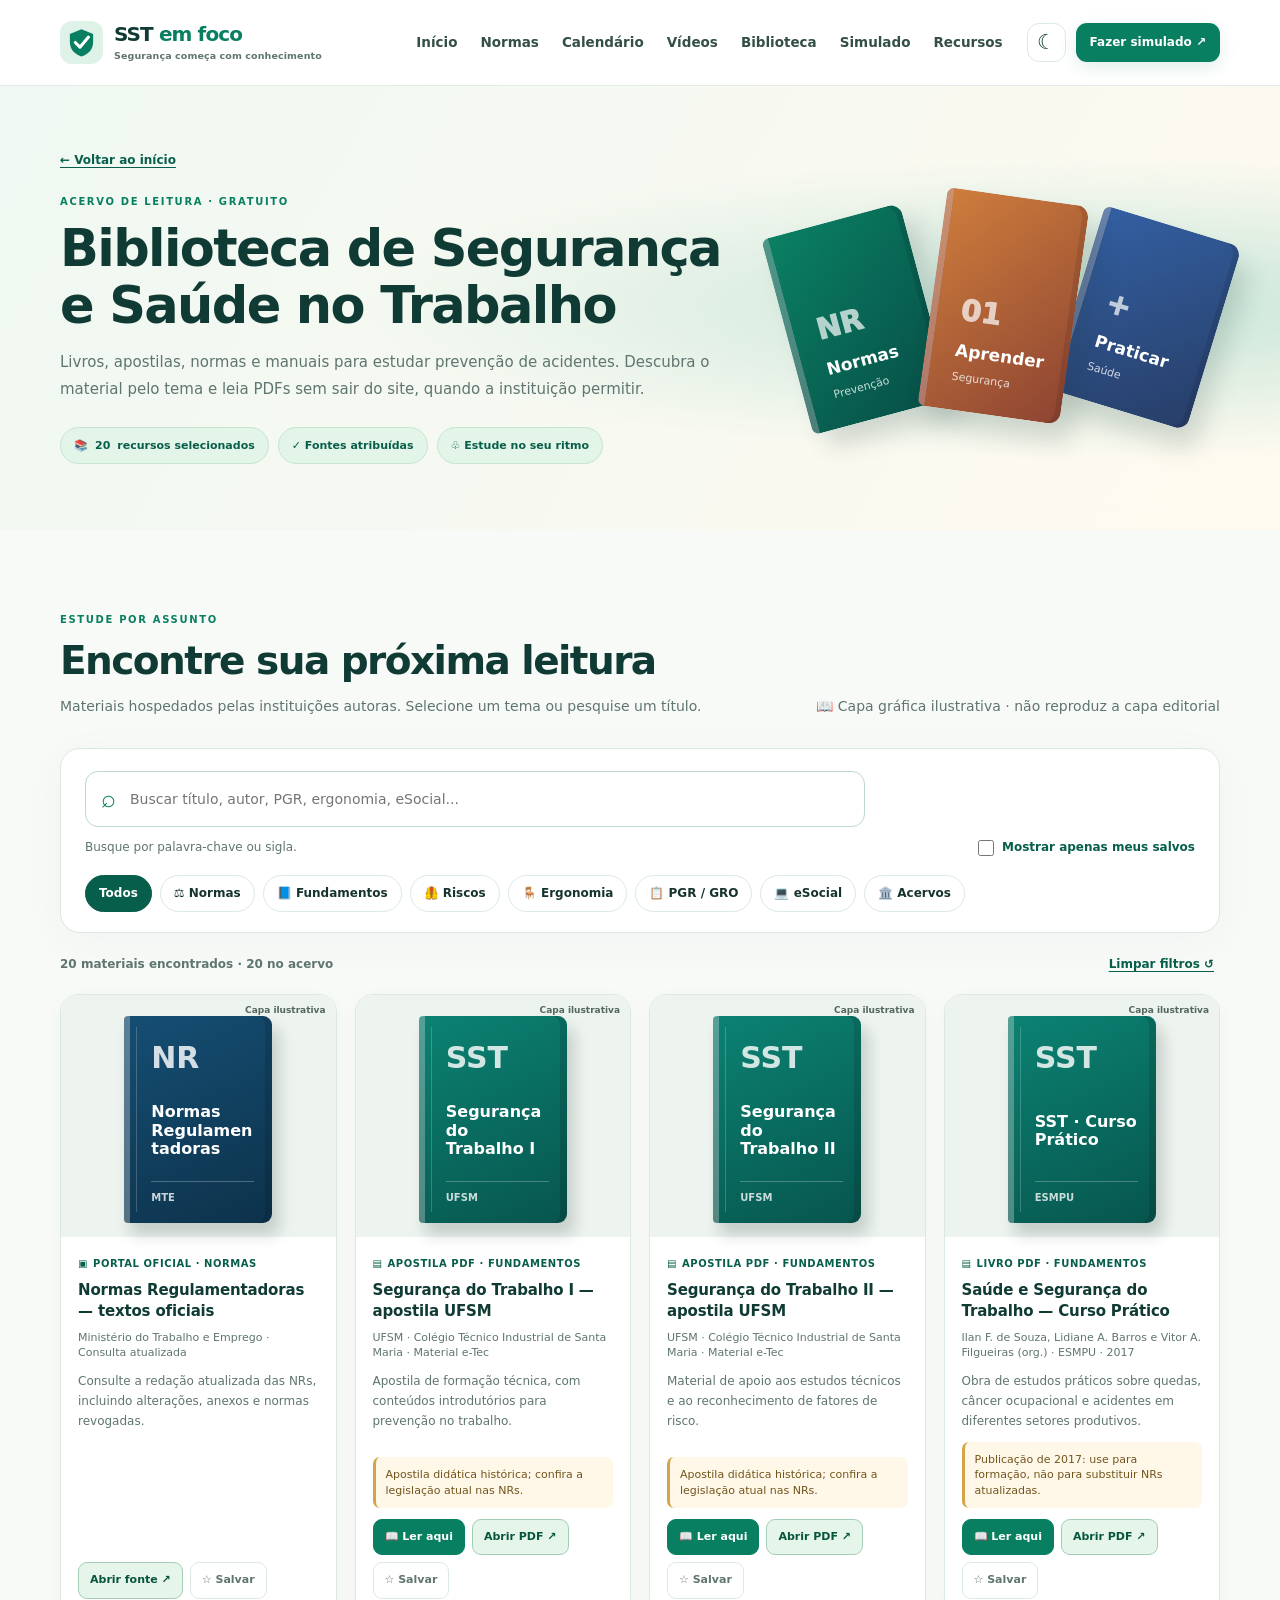
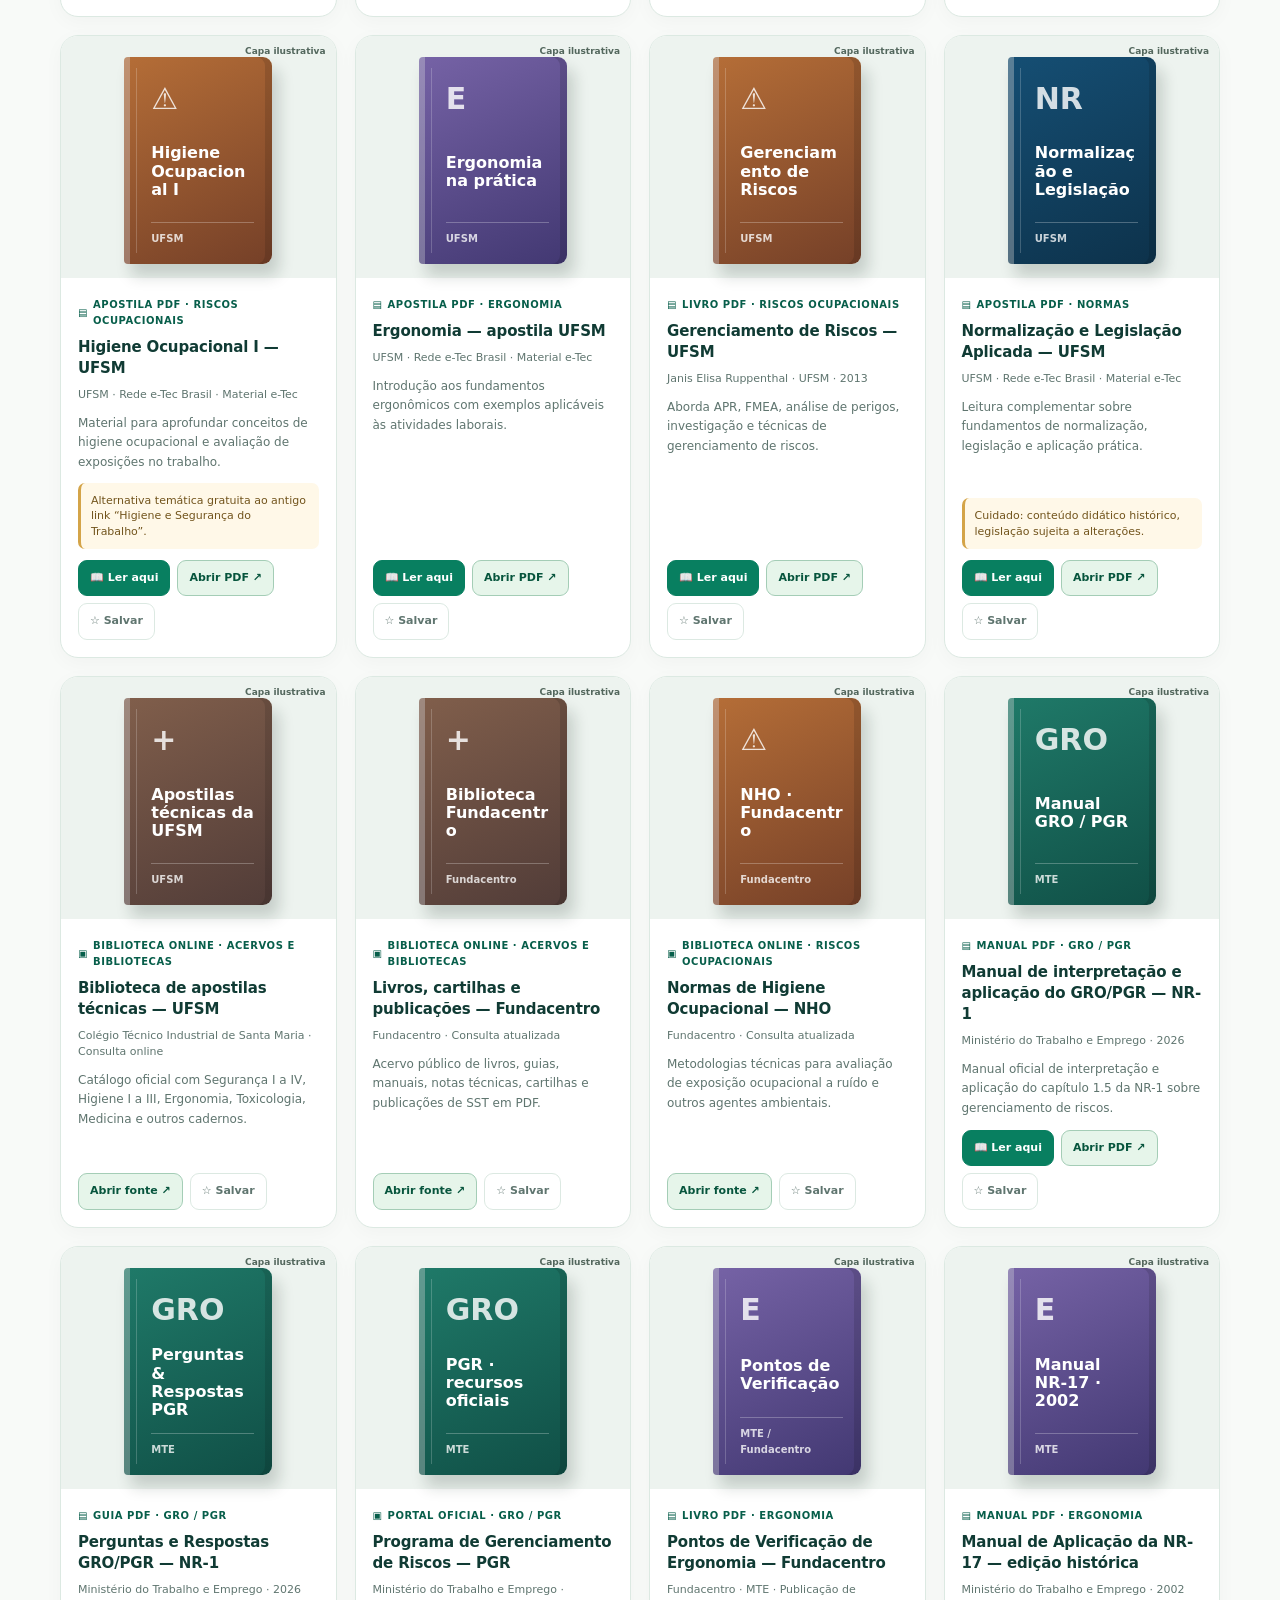
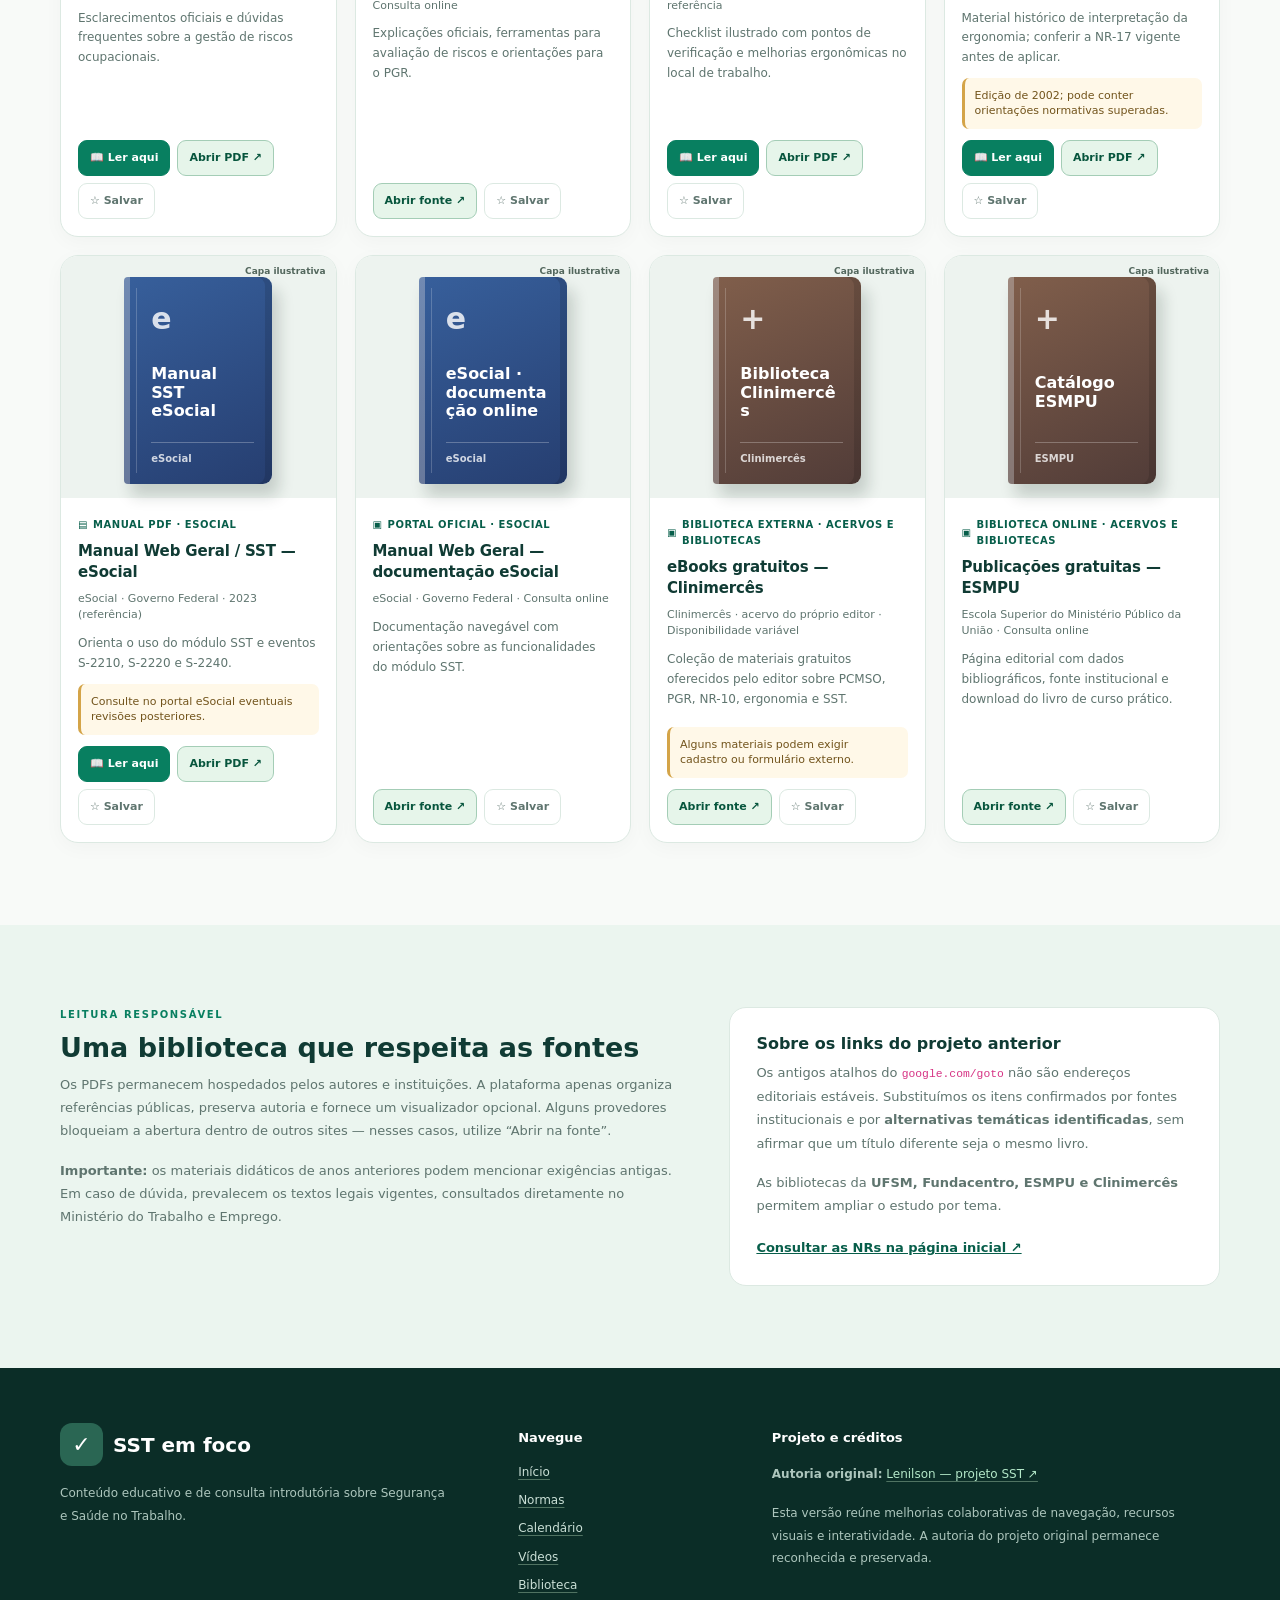
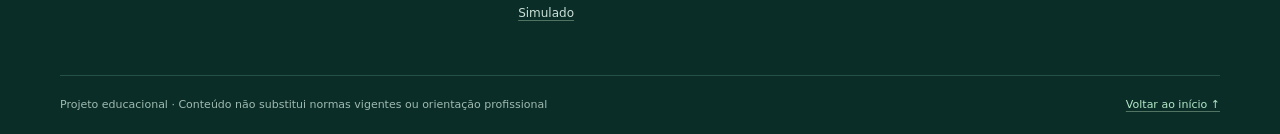
<file: biblioteca.html>
<!DOCTYPE html>

<html lang="pt-BR">
<head>
<meta charset="utf-8"/>
<meta content="width=device-width, initial-scale=1" name="viewport"/>
<meta content="Biblioteca de Segurança e Saúde no Trabalho com livros, apostilas e manuais gratuitos de fontes institucionais e visualizador de PDF." name="description"/>
<meta content="#0d5647" name="theme-color"/>
<meta content="light dark" name="color-scheme"/>
<title>Biblioteca SST | Livros, apostilas e manuais gratuitos</title>
<link href="assets/favicon.svg" rel="icon" type="image/svg+xml"/>
<!-- Bootstrap: camada opcional de utilitários e grid. A interface também possui CSS local para funcionar offline. -->
<link crossorigin="anonymous" href="https://cdn.jsdelivr.net/npm/bootstrap@5.3.3/dist/css/bootstrap.min.css" integrity="sha384-QWTKZyjpPEjISv5WaRU9OFeRpok6YctnYmDr5pNlyT2bRjXh0JMhjY6hW+ALEwIH" rel="stylesheet"/>
<link href="modern.css" rel="stylesheet"/>
<script defer="True" src="shared.js"></script><script defer src="biblioteca-dados.js"></script><script defer src="biblioteca.js"></script></head>
<body data-page="biblioteca">
<a class="skip-link" href="#conteudo">Pular para o conteúdo principal</a>
<div class="site-shell">
<header class="site-header" id="inicio">
<div class="header-inner layout-width">
<a aria-label="SST - voltar ao início" class="brand" href="index.html">
<span aria-hidden="true" class="brand-mark"><svg fill="none" viewbox="0 0 40 40"><path d="M20 3 35 9v10c0 10-6 16-15 19C11 35 5 29 5 19V9L20 3Z" fill="currentColor"></path><path d="m12 20 6 6 11-13" stroke="#fff" stroke-linecap="round" stroke-linejoin="round" stroke-width="4"></path></svg></span>
<span class="brand-name">SST<span> em foco</span><small>Segurança começa com conhecimento</small></span>
</a>
<button aria-controls="primary-nav" aria-expanded="false" aria-label="Abrir menu de navegação" class="menu-toggle" id="menu-toggle" type="button"><span></span><span></span><span></span></button>
<nav aria-label="Navegação principal" class="primary-nav" id="primary-nav">

<a href="index.html">Início</a><a href="index.html#nrs">Normas</a><a href="index.html#calendario">Calendário</a><a href="videos.html">Vídeos</a><a href="biblioteca.html">Biblioteca</a><a href="simulado.html">Simulado</a><a href="index.html#recursos">Recursos</a></nav>
<div class="header-actions"><button aria-label="Ativar tema escuro" aria-pressed="false" class="icon-action" id="theme-toggle" title="Alternar tema claro e escuro" type="button">☾</button><a class="header-cta" href="simulado.html">Fazer simulado ↗</a></div>
</div>
</header>
<main id="conteudo">
<section class="inner-hero bib-hero"><div class="layout-width bib-hero-layout"><div>
<a class="back-link" href="index.html">← Voltar ao início</a>
<span class="section-kicker">ACERVO DE LEITURA · GRATUITO</span>
<h1>Biblioteca de Segurança e Saúde no Trabalho</h1>
<p>Livros, apostilas, normas e manuais para estudar prevenção de acidentes. Descubra o material pelo tema e leia PDFs sem sair do site, quando a instituição permitir.</p>
<div class="bib-hero-tags"><span class="inner-pill">📚 <strong id="bib-total-hero">20</strong> recursos selecionados</span><span class="inner-pill">✓ Fontes atribuídas</span><span class="inner-pill">♧ Estude no seu ritmo</span></div>
</div><div class="bib-hero-illustration" aria-hidden="true"><div class="bib-floating-book bib-float-one"><span>NR</span><strong>Normas</strong><small>Prevenção</small></div><div class="bib-floating-book bib-float-two"><span>01</span><strong>Aprender</strong><small>Segurança</small></div><div class="bib-floating-book bib-float-three"><span>+</span><strong>Praticar</strong><small>Saúde</small></div></div></div></section>
<section class="bib-section content-section" aria-labelledby="bib-title"><div class="layout-width">
<div class="section-heading"><div><span class="section-kicker">ESTUDE POR ASSUNTO</span><h2 id="bib-title">Encontre sua próxima leitura</h2><p>Materiais hospedados pelas instituições autoras. Selecione um tema ou pesquise um título.</p></div><p class="bib-legend">📖 Capa gráfica ilustrativa · não reproduz a capa editorial</p></div>
<div class="bib-toolbar"><label class="bib-search" for="bib-search"><span aria-hidden="true">⌕</span><input id="bib-search" type="search" autocomplete="off" placeholder="Buscar título, autor, PGR, ergonomia, eSocial..." aria-describedby="bib-search-tip"/></label><div class="bib-subtoolbar"><span id="bib-search-tip">Busque por palavra-chave ou sigla.</span><label class="bib-saved-label"><input type="checkbox" id="bib-only-saved"/> Mostrar apenas meus salvos</label></div>
<div class="bib-filter-row" role="group" aria-label="Filtrar materiais por tema" id="bib-filters">
<button class="bib-chip active" data-filter="todos" aria-pressed="true" type="button">Todos</button>
<button class="bib-chip" data-filter="normas" aria-pressed="false" type="button">⚖️ Normas</button>
<button class="bib-chip" data-filter="fundamentos" aria-pressed="false" type="button">📘 Fundamentos</button>
<button class="bib-chip" data-filter="riscos" aria-pressed="false" type="button">🦺 Riscos</button>
<button class="bib-chip" data-filter="ergonomia" aria-pressed="false" type="button">🪑 Ergonomia</button>
<button class="bib-chip" data-filter="pgr" aria-pressed="false" type="button">📋 PGR / GRO</button>
<button class="bib-chip" data-filter="esocial" aria-pressed="false" type="button">💻 eSocial</button>
<button class="bib-chip" data-filter="bibliotecas" aria-pressed="false" type="button">🏛️ Acervos</button>
</div></div>
<div class="bib-resultbar"><p aria-live="polite" id="bib-results">Carregando materiais...</p><button id="bib-clear" type="button" class="bib-clear">Limpar filtros ↺</button></div>
<div id="bib-grid" class="bib-grid" aria-label="Catálogo de livros, apostilas e manuais"></div>
<div id="bib-empty" class="bib-empty" hidden><strong>Não encontramos materiais nesta busca.</strong><p>Tente outra palavra ou limpe os filtros.</p><button type="button" id="bib-reset" class="btn-secondary-custom">Mostrar todo o acervo</button></div>
<noscript><div class="bib-noscript"><strong>Biblioteca disponível sem JavaScript:</strong> consulte as <a href="https://www.gov.br/trabalho-e-emprego/pt-br/assuntos/inspecao-do-trabalho/seguranca-e-saude-no-trabalho/ctpp-nrs/normas-regulamentadoras-nrs">NRs oficiais</a>, as <a href="https://www.ufsm.br/unidades-universitarias/ctism/cte/seguranca-do-trabalho-ctism-apostilas">apostilas UFSM</a>, as <a href="https://www.gov.br/fundacentro/pt-br/centrais-de-conteudo/biblioteca/publicacoes-institucionais">publicações Fundacentro</a> e o <a href="https://escola.mpu.mp.br/pesquisasepublicacoes/publicacoes/catalogo-de-obras/obras-avulsas/saude-e-seguranca-do-trabalho-curso-pratico-1">livro prático ESMPU</a>.</div></noscript>
</div></section>
<section class="bib-about content-section"><div class="layout-width"><div class="bib-about-grid">
<div><span class="section-kicker">LEITURA RESPONSÁVEL</span><h2>Uma biblioteca que respeita as fontes</h2><p>Os PDFs permanecem hospedados pelos autores e instituições. A plataforma apenas organiza referências públicas, preserva autoria e fornece um visualizador opcional. Alguns provedores bloqueiam a abertura dentro de outros sites — nesses casos, utilize “Abrir na fonte”.</p><p><strong>Importante:</strong> os materiais didáticos de anos anteriores podem mencionar exigências antigas. Em caso de dúvida, prevalecem os textos legais vigentes, consultados diretamente no Ministério do Trabalho e Emprego.</p></div>
<div class="bib-about-note"><h3>Sobre os links do projeto anterior</h3><p>Os antigos atalhos do <code>google.com/goto</code> não são endereços editoriais estáveis. Substituímos os itens confirmados por fontes institucionais e por <strong>alternativas temáticas identificadas</strong>, sem afirmar que um título diferente seja o mesmo livro.</p><p>As bibliotecas da <strong>UFSM, Fundacentro, ESMPU e Clinimercês</strong> permitem ampliar o estudo por tema.</p><a href="index.html#nrs">Consultar as NRs na página inicial ↗</a></div>
</div></div></section>
</main>
<footer class="site-footer"><div class="layout-width footer-main"><div><div class="footer-brand"><span aria-hidden="true" class="brand-mark">✓</span><strong>SST em foco</strong></div><p>Conteúdo educativo e de consulta introdutória sobre Segurança e Saúde no Trabalho.</p></div><div><h2>Navegue</h2><a href="index.html">Início</a><a href="index.html#nrs">Normas</a><a href="index.html#calendario">Calendário</a><a href="videos.html">Vídeos</a><a href="biblioteca.html">Biblioteca</a><a href="simulado.html">Simulado</a></div><div><h2>Projeto e créditos</h2><p><strong>Autoria original:</strong> <a href="https://github.com/lenilsonr2009-lrac/SST" rel="noopener noreferrer" target="_blank">Lenilson — projeto SST ↗</a></p><p>Esta versão reúne melhorias colaborativas de navegação, recursos visuais e interatividade. A autoria do projeto original permanece reconhecida e preservada.</p></div></div><div class="layout-width footer-bottom"><span>Projeto educacional · Conteúdo não substitui normas vigentes ou orientação profissional</span><a href="index.html">Voltar ao início ↑</a></div></footer>
<dialog class="bib-dialog" id="bib-dialog" aria-labelledby="bib-dialog-title" aria-describedby="bib-dialog-hint"><div class="bib-dialog-top"><div><span class="section-kicker">LEITOR DE PDF</span><h2 id="bib-dialog-title">Material de leitura</h2><p id="bib-dialog-author"></p></div><button id="bib-dialog-close" class="bib-close" type="button" aria-label="Fechar visualizador de PDF">✕</button></div><div class="bib-reader-hint" id="bib-dialog-hint">O arquivo está hospedado na instituição autora. Caso não apareça abaixo, use “Abrir na fonte” para consultar ou baixar.</div><div class="bib-reader-area"><div class="bib-reader-loading">Aguardando carregamento do documento...</div><iframe id="bib-frame" title="Visualizador de PDF da biblioteca" loading="lazy" referrerpolicy="no-referrer"></iframe></div><div class="bib-dialog-actions"><a href="#" target="_blank" rel="noopener noreferrer" id="bib-dialog-external" class="btn-primary-custom">Abrir na fonte ↗</a><button id="bib-dialog-done" type="button" class="btn-secondary-custom">Fechar leitor</button></div></dialog></div>
<noscript><p class="noscript">Ative JavaScript para usar a busca e o leitor interno de PDF; os links institucionais continuam disponíveis acima.</p></noscript>
</body>
</html>
</file>
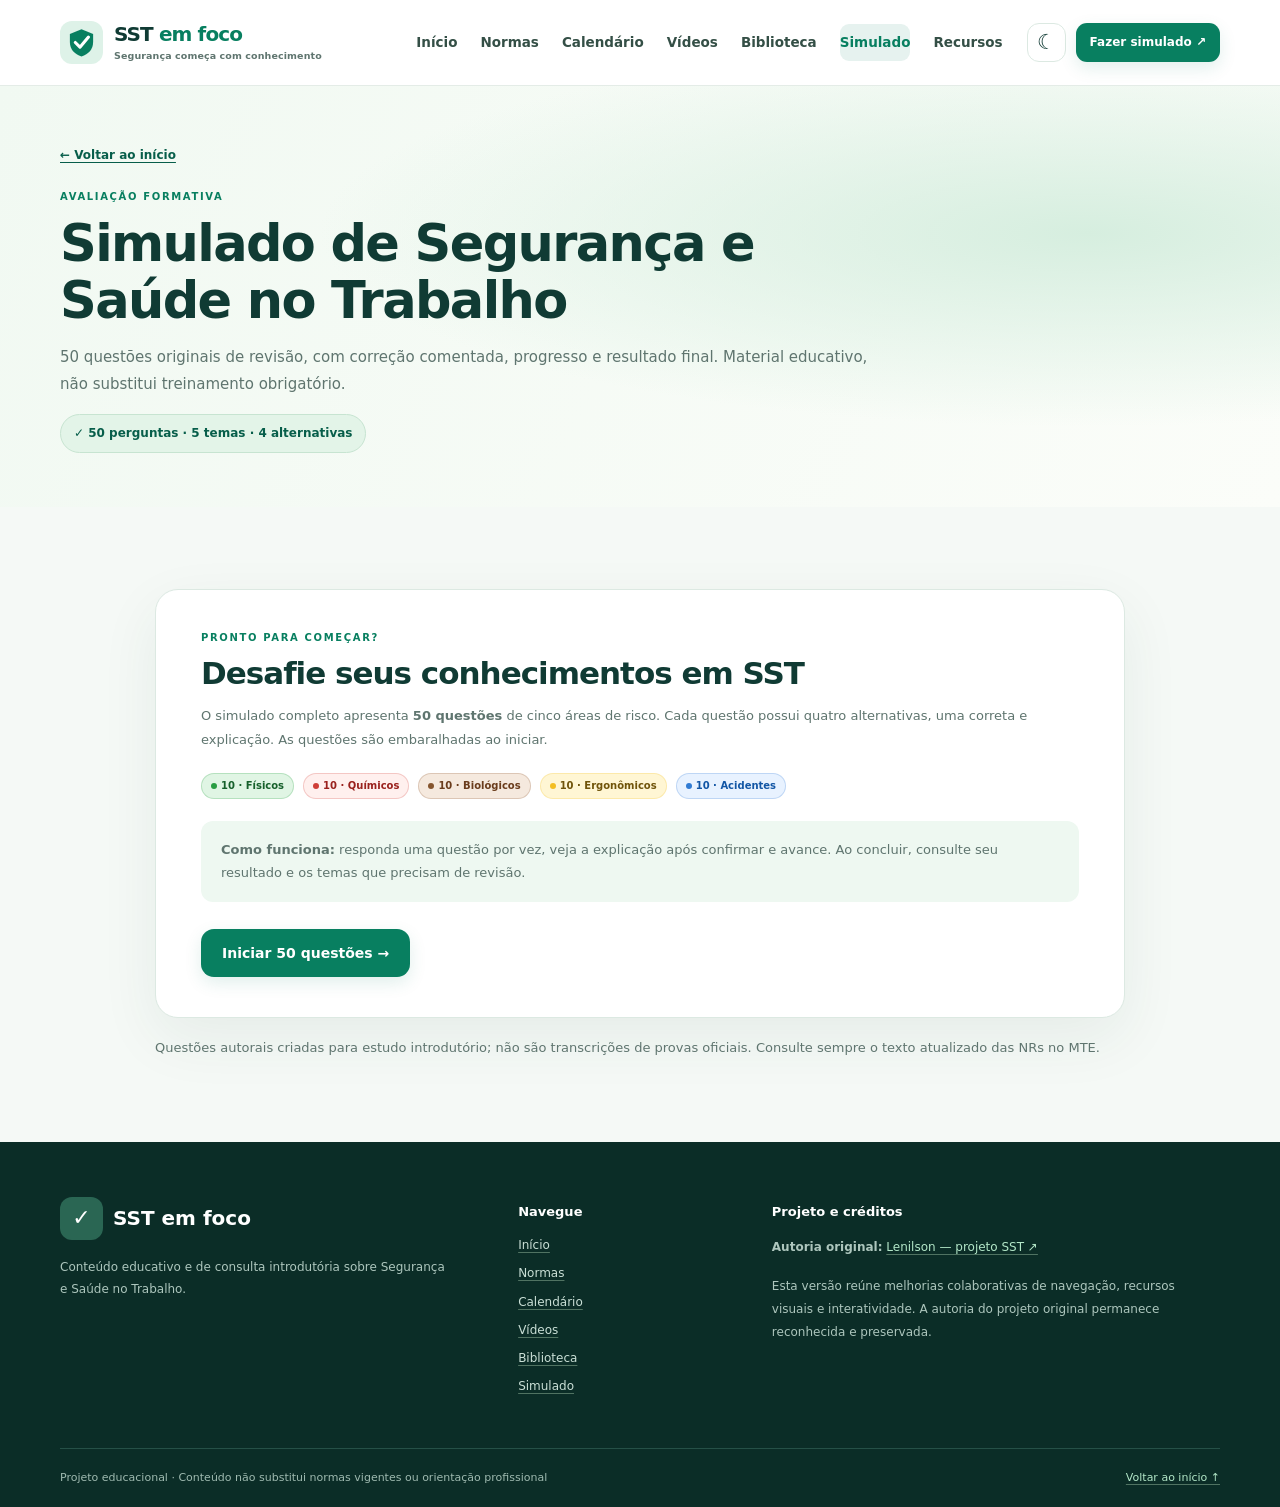
<file: simulado.html>
<!DOCTYPE html>

<html lang="pt-BR">
<head>
<meta charset="utf-8"/>
<meta content="width=device-width, initial-scale=1" name="viewport"/>
<meta content="Simulado interativo de Segurança e Saúde no Trabalho com 50 questões comentadas e resultados." name="description"/>
<meta content="#0d5647" name="theme-color"/>
<meta content="light dark" name="color-scheme"/>
<title>Simulado de SST: 50 questões | SST em foco</title>
<link href="assets/favicon.svg" rel="icon" type="image/svg+xml"/>
<!-- Bootstrap: camada opcional de utilitários e grid. A interface também possui CSS local para funcionar offline. -->
<link crossorigin="anonymous" href="https://cdn.jsdelivr.net/npm/bootstrap@5.3.3/dist/css/bootstrap.min.css" integrity="sha384-QWTKZyjpPEjISv5WaRU9OFeRpok6YctnYmDr5pNlyT2bRjXh0JMhjY6hW+ALEwIH" rel="stylesheet"/>
<link href="modern.css" rel="stylesheet"/>
<script defer="True" src="shared.js"></script><script defer="True" src="questoes.js"></script><script defer="True" src="simulado.js"></script></head>
<body data-page="simulado">
<a class="skip-link" href="#conteudo">Pular para o conteúdo principal</a>
<div class="site-shell">
<header class="site-header" id="inicio">
<div class="header-inner layout-width">
<a aria-label="SST - voltar ao início" class="brand" href="index.html">
<span aria-hidden="true" class="brand-mark"><svg fill="none" viewbox="0 0 40 40"><path d="M20 3 35 9v10c0 10-6 16-15 19C11 35 5 29 5 19V9L20 3Z" fill="currentColor"></path><path d="m12 20 6 6 11-13" stroke="#fff" stroke-linecap="round" stroke-linejoin="round" stroke-width="4"></path></svg></span>
<span class="brand-name">SST<span> em foco</span><small>Segurança começa com conhecimento</small></span>
</a>
<button aria-controls="primary-nav" aria-expanded="false" aria-label="Abrir menu de navegação" class="menu-toggle" id="menu-toggle" type="button"><span></span><span></span><span></span></button>
<nav aria-label="Navegação principal" class="primary-nav" id="primary-nav">

<a href="index.html">Início</a><a href="index.html#nrs">Normas</a><a href="index.html#calendario">Calendário</a><a href="videos.html">Vídeos</a><a href="biblioteca.html">Biblioteca</a><a href="simulado.html">Simulado</a><a href="index.html#recursos">Recursos</a></nav>
<div class="header-actions"><button aria-label="Ativar tema escuro" aria-pressed="false" class="icon-action" id="theme-toggle" title="Alternar tema claro e escuro" type="button">☾</button><a class="header-cta" href="simulado.html">Fazer simulado ↗</a></div>
</div>
</header>
<main id="conteudo"><section class="inner-hero quiz-hero"><div class="layout-width"><a class="back-link" href="index.html">← Voltar ao início</a><span class="section-kicker">AVALIAÇÃO FORMATIVA</span><h1>Simulado de Segurança e Saúde no Trabalho</h1><p>50 questões originais de revisão, com correção comentada, progresso e resultado final. Material educativo, não substitui treinamento obrigatório.</p><div class="inner-pill">✓ 50 perguntas · 5 temas · 4 alternativas</div></div></section><section aria-labelledby="quiz-title" class="content-section quiz-section" id="simulado"><div class="layout-width"><div class="quiz-shell"><div class="quiz-intro" id="quiz-intro"><span class="section-kicker">PRONTO PARA COMEÇAR?</span><h2 id="quiz-title">Desafie seus conhecimentos em SST</h2><p>O simulado completo apresenta <strong>50 questões</strong> de cinco áreas de risco. Cada questão possui quatro alternativas, uma correta e explicação. As questões são embaralhadas ao iniciar.</p><div class="quiz-categories"><span class="risk-mini risk-fisico">10 · Físicos</span><span class="risk-mini risk-quimico">10 · Químicos</span><span class="risk-mini risk-biologico">10 · Biológicos</span><span class="risk-mini risk-ergonomico">10 · Ergonômicos</span><span class="risk-mini risk-acidente">10 · Acidentes</span></div><div class="quiz-rules"><strong>Como funciona:</strong> responda uma questão por vez, veja a explicação após confirmar e avance. Ao concluir, consulte seu resultado e os temas que precisam de revisão.</div><button class="btn-primary-custom" id="start-quiz" type="button">Iniciar 50 questões →</button></div><div class="quiz-playing" hidden="" id="quiz-playing"><div class="quiz-topline"><span id="quiz-position">Questão 1 de 50</span><span id="quiz-score">0 acertos</span><span id="quiz-timer">00:00</span></div><div aria-label="Progresso do simulado" aria-valuemax="50" aria-valuemin="0" aria-valuenow="0" class="quiz-progress" id="quiz-progress" role="progressbar"><div id="quiz-progress-fill"></div></div><span class="quiz-topic" id="quiz-topic">Riscos</span><h2 id="quiz-question" tabindex="-1">Pergunta</h2><form id="quiz-form"><fieldset><legend class="sr-only">Selecione uma alternativa</legend><div class="quiz-answers" id="quiz-answers"></div></fieldset><button class="btn-primary-custom" id="quiz-check" type="submit">Confirmar resposta →</button></form><div aria-live="polite" class="quiz-feedback" hidden="" id="quiz-feedback" role="status"></div><button class="btn-secondary-custom" hidden="" id="quiz-next" type="button">Próxima questão →</button></div><div aria-live="polite" class="quiz-finish" hidden="" id="quiz-finish"><span class="section-kicker">SIMULADO CONCLUÍDO</span><h2>Seu resultado</h2><div class="result-score" id="result-score">0%</div><p id="result-summary"></p><div class="result-grid" id="result-grid"></div><h3>Revise as questões</h3><div class="quiz-review" id="quiz-review"></div><button class="btn-primary-custom" id="quiz-restart" type="button">Refazer simulado ↻</button><a class="btn-secondary-custom" href="index.html#nrs">Revisar NRs ↗</a></div></div><p class="quiz-disclaimer">Questões autorais criadas para estudo introdutório; não são transcrições de provas oficiais. Consulte sempre o texto atualizado das NRs no MTE.</p></div></section></main>
<footer class="site-footer"><div class="layout-width footer-main"><div><div class="footer-brand"><span aria-hidden="true" class="brand-mark">✓</span><strong>SST em foco</strong></div><p>Conteúdo educativo e de consulta introdutória sobre Segurança e Saúde no Trabalho.</p></div><div><h2>Navegue</h2><a href="index.html">Início</a><a href="index.html#nrs">Normas</a><a href="index.html#calendario">Calendário</a><a href="videos.html">Vídeos</a><a href="biblioteca.html">Biblioteca</a><a href="simulado.html">Simulado</a></div><div><h2>Projeto e créditos</h2><p><strong>Autoria original:</strong> <a href="https://github.com/lenilsonr2009-lrac/SST" rel="noopener noreferrer" target="_blank">Lenilson — projeto SST ↗</a></p><p>Esta versão reúne melhorias colaborativas de navegação, recursos visuais e interatividade. A autoria do projeto original permanece reconhecida e preservada.</p></div></div><div class="layout-width footer-bottom"><span>Projeto educacional · Conteúdo não substitui normas vigentes ou orientação profissional</span><a href="index.html">Voltar ao início ↑</a></div></footer>
</div>
<noscript><p class="noscript">Para usar o simulador, a busca e o catálogo de vídeos, ative JavaScript no navegador. Os resumos das NRs continuam disponíveis nesta página.</p></noscript>
</body>
</html>
</file>
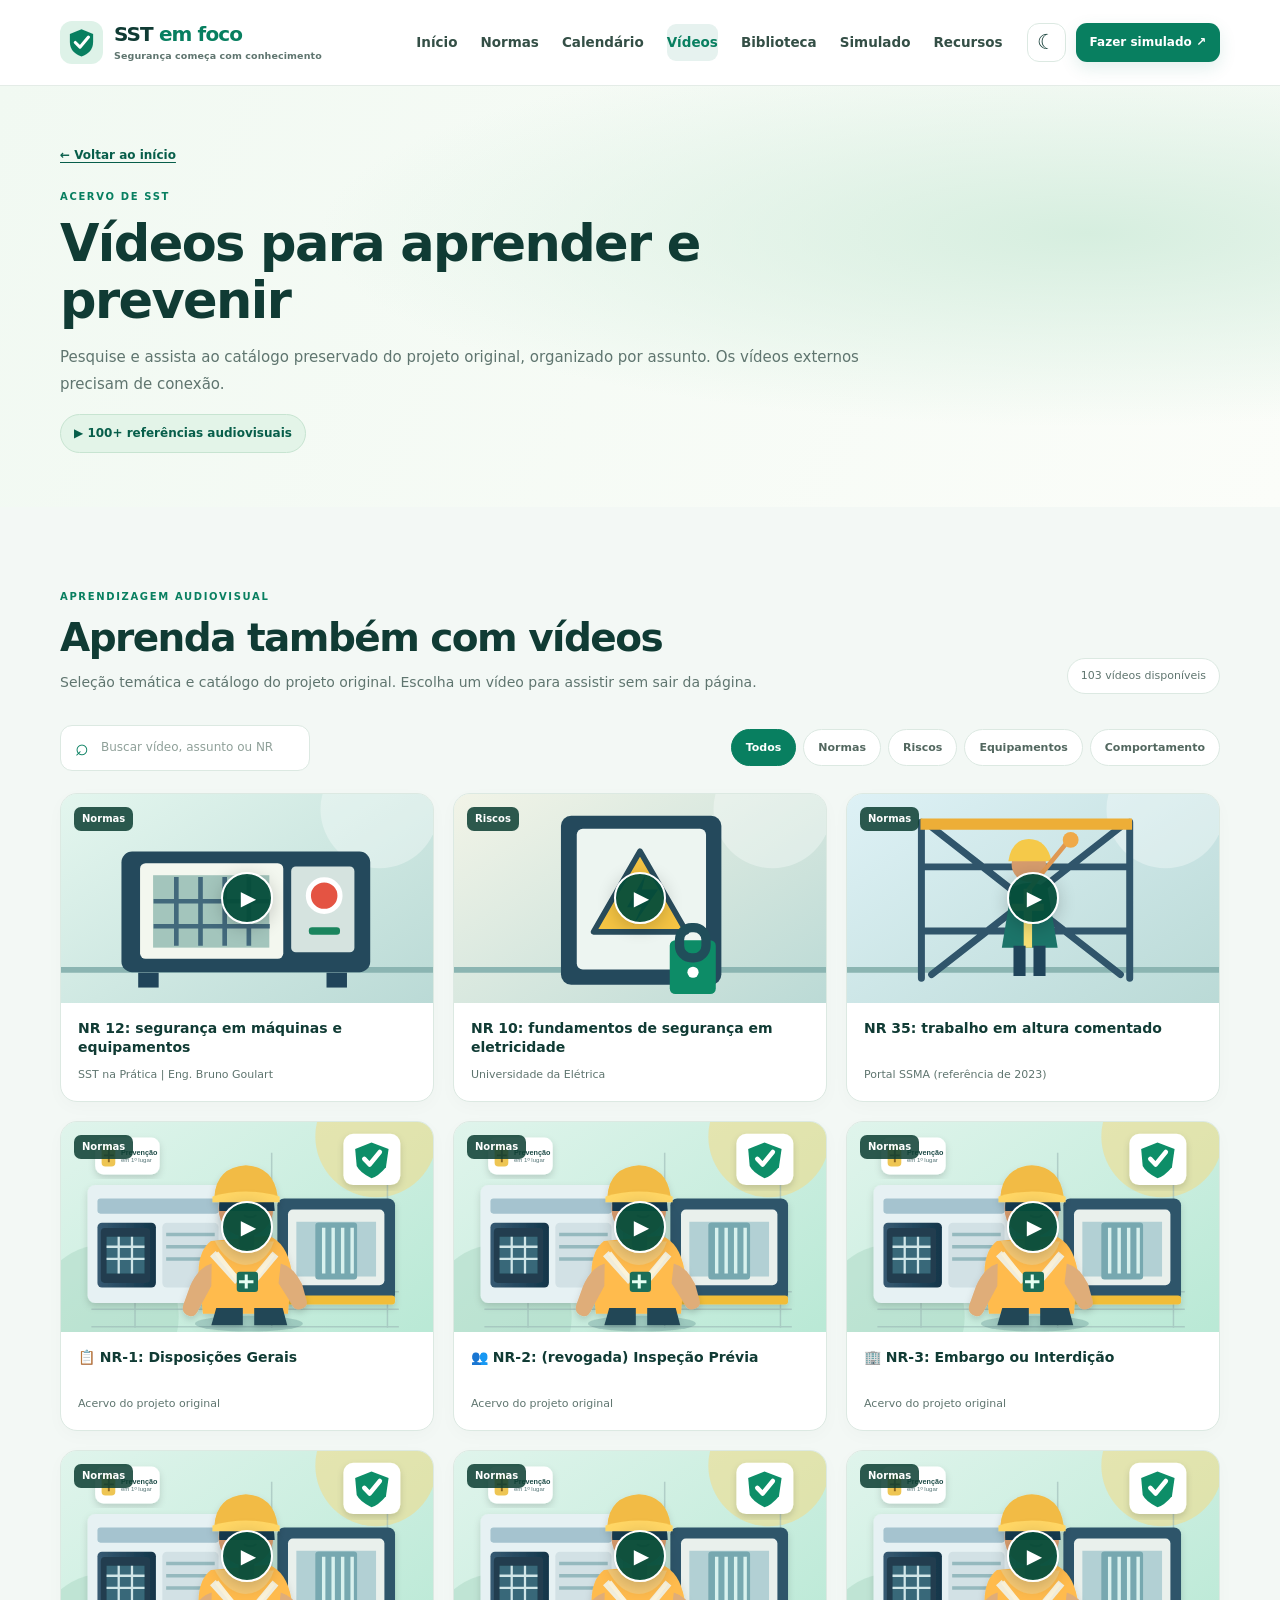
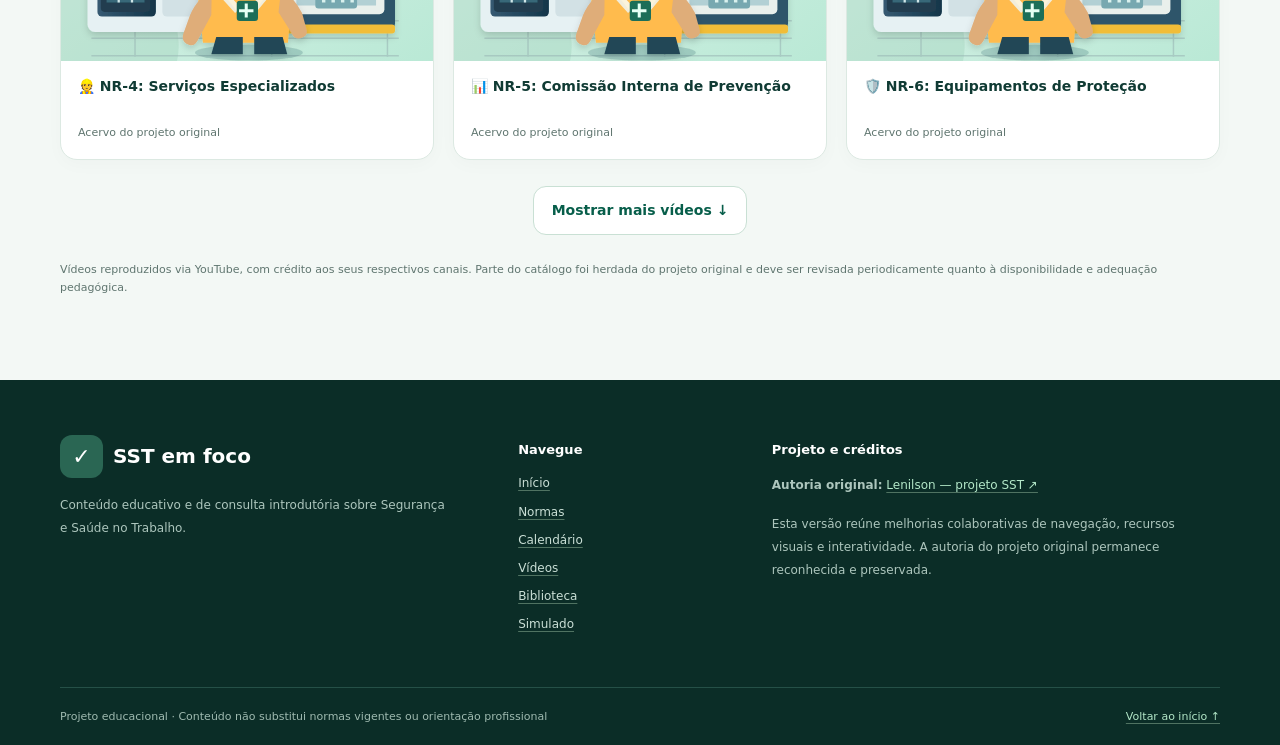
<file: videos.html>
<!DOCTYPE html>

<html lang="pt-BR">
<head>
<meta charset="utf-8"/>
<meta content="width=device-width, initial-scale=1" name="viewport"/>
<meta content="Catálogo de vídeos de Segurança e Saúde no Trabalho, com filtros, busca e acesso a conteúdos audiovisuais." name="description"/>
<meta content="#0d5647" name="theme-color"/>
<meta content="light dark" name="color-scheme"/>
<title>Vídeos educativos | SST em foco</title>
<link href="assets/favicon.svg" rel="icon" type="image/svg+xml"/>
<!-- Bootstrap: camada opcional de utilitários e grid. A interface também possui CSS local para funcionar offline. -->
<link crossorigin="anonymous" href="https://cdn.jsdelivr.net/npm/bootstrap@5.3.3/dist/css/bootstrap.min.css" integrity="sha384-QWTKZyjpPEjISv5WaRU9OFeRpok6YctnYmDr5pNlyT2bRjXh0JMhjY6hW+ALEwIH" rel="stylesheet"/>
<link href="modern.css" rel="stylesheet"/>
<script defer="True" src="shared.js"></script><script defer="True" src="catalogo-videos.js"></script><script defer="True" src="videos.js"></script></head>
<body data-page="videos">
<a class="skip-link" href="#conteudo">Pular para o conteúdo principal</a>
<div class="site-shell">
<header class="site-header" id="inicio">
<div class="header-inner layout-width">
<a aria-label="SST - voltar ao início" class="brand" href="index.html">
<span aria-hidden="true" class="brand-mark"><svg fill="none" viewbox="0 0 40 40"><path d="M20 3 35 9v10c0 10-6 16-15 19C11 35 5 29 5 19V9L20 3Z" fill="currentColor"></path><path d="m12 20 6 6 11-13" stroke="#fff" stroke-linecap="round" stroke-linejoin="round" stroke-width="4"></path></svg></span>
<span class="brand-name">SST<span> em foco</span><small>Segurança começa com conhecimento</small></span>
</a>
<button aria-controls="primary-nav" aria-expanded="false" aria-label="Abrir menu de navegação" class="menu-toggle" id="menu-toggle" type="button"><span></span><span></span><span></span></button>
<nav aria-label="Navegação principal" class="primary-nav" id="primary-nav">

<a href="index.html">Início</a><a href="index.html#nrs">Normas</a><a href="index.html#calendario">Calendário</a><a href="videos.html">Vídeos</a><a href="biblioteca.html">Biblioteca</a><a href="simulado.html">Simulado</a><a href="index.html#recursos">Recursos</a></nav>
<div class="header-actions"><button aria-label="Ativar tema escuro" aria-pressed="false" class="icon-action" id="theme-toggle" title="Alternar tema claro e escuro" type="button">☾</button><a class="header-cta" href="simulado.html">Fazer simulado ↗</a></div>
</div>
</header>
<main id="conteudo"><section class="inner-hero"><div class="layout-width"><a class="back-link" href="index.html">← Voltar ao início</a><span class="section-kicker">ACERVO DE SST</span><h1>Vídeos para aprender e prevenir</h1><p>Pesquise e assista ao catálogo preservado do projeto original, organizado por assunto. Os vídeos externos precisam de conexão.</p><div class="inner-pill">▶ 100+ referências audiovisuais</div></div></section><section aria-labelledby="videos-title" class="content-section media-section" id="videos"><div class="layout-width"><div class="section-heading"><div><span class="section-kicker">APRENDIZAGEM AUDIOVISUAL</span><h2 id="videos-title">Aprenda também com vídeos</h2><p>Seleção temática e catálogo do projeto original. Escolha um vídeo para assistir sem sair da página.</p></div><div aria-live="polite" class="media-counter" id="video-counter">Carregando catálogo...</div></div><div class="media-toolbar"><label class="search-field" for="video-search"><span aria-hidden="true">⌕</span><input autocomplete="off" id="video-search" placeholder="Buscar vídeo, assunto ou NR" type="search"/><span class="sr-only">Pesquisar no catálogo de vídeos</span></label><div aria-label="Filtrar vídeos" class="media-filters" id="video-filters"><button aria-pressed="true" class="active" data-category="todos" type="button">Todos</button><button aria-pressed="false" data-category="normas" type="button">Normas</button><button aria-pressed="false" data-category="riscos" type="button">Riscos</button><button aria-pressed="false" data-category="equipamento" type="button">Equipamentos</button><button aria-pressed="false" data-category="comportamento" type="button">Comportamento</button></div></div><div aria-label="Vídeos de Segurança e Saúde no Trabalho" class="video-grid" id="video-grid"></div><p class="empty-state" hidden="" id="video-empty">Nenhum vídeo encontrado. Experimente outro termo de busca.</p><div class="center-actions"><button class="btn-secondary-custom" id="load-more-videos" type="button">Mostrar mais vídeos ↓</button></div><p class="catalog-note">Vídeos reproduzidos via YouTube, com crédito aos seus respectivos canais. Parte do catálogo foi herdada do projeto original e deve ser revisada periodicamente quanto à disponibilidade e adequação pedagógica.</p></div></section></main>
<footer class="site-footer"><div class="layout-width footer-main"><div><div class="footer-brand"><span aria-hidden="true" class="brand-mark">✓</span><strong>SST em foco</strong></div><p>Conteúdo educativo e de consulta introdutória sobre Segurança e Saúde no Trabalho.</p></div><div><h2>Navegue</h2><a href="index.html">Início</a><a href="index.html#nrs">Normas</a><a href="index.html#calendario">Calendário</a><a href="videos.html">Vídeos</a><a href="biblioteca.html">Biblioteca</a><a href="simulado.html">Simulado</a></div><div><h2>Projeto e créditos</h2><p><strong>Autoria original:</strong> <a href="https://github.com/lenilsonr2009-lrac/SST" rel="noopener noreferrer" target="_blank">Lenilson — projeto SST ↗</a></p><p>Esta versão reúne melhorias colaborativas de navegação, recursos visuais e interatividade. A autoria do projeto original permanece reconhecida e preservada.</p></div></div><div class="layout-width footer-bottom"><span>Projeto educacional · Conteúdo não substitui normas vigentes ou orientação profissional</span><a href="index.html">Voltar ao início ↑</a></div></footer>
<dialog aria-labelledby="dialog-title" class="video-dialog" id="video-dialog"><div class="dialog-head"><div><span>VÍDEO EDUCATIVO</span><h2 id="dialog-title">Vídeo</h2></div><button aria-label="Fechar vídeo" class="dialog-close" id="close-dialog" type="button">✕</button></div><div class="video-embed" id="dialog-frame-container"></div><div class="dialog-footer"><p id="dialog-credit"></p><a href="https://www.youtube.com/" id="dialog-external" rel="noopener noreferrer" target="_blank">Abrir no YouTube ↗</a></div></dialog></div>
<noscript><p class="noscript">Para usar o simulador, a busca e o catálogo de vídeos, ative JavaScript no navegador. Os resumos das NRs continuam disponíveis nesta página.</p></noscript>
</body>
</html>
</file>
<file: modern.css>
/* SST em foco — evolução colaborativa do projeto original.
   Autoria original: https://github.com/lenilsonr2009-lrac/SST
   CSS moderno independente para conservar style.css histórico. */
:root {
  --brand:#087f60; --brand-dark:#075e4a; --brand-ink:#103b34; --ink:#17332f; --muted:#5f756f;
  --bg:#f8faf8; --surface:#ffffff; --surface-tint:#edf7f1; --line:#dce9e2;
  --accent:#f1b943; --shadow:0 20px 60px rgba(25,65,53,.07); --radius:22px;
}
*,*::before,*::after{box-sizing:border-box}
html{scroll-behavior:smooth;scroll-padding-top:96px}
body{margin:0;background:var(--bg);color:var(--ink);font-family:system-ui,-apple-system,"Segoe UI",Roboto,Arial,sans-serif;font-size:16px;line-height:1.6}
body.modal-open{overflow:hidden}
[hidden]{display:none!important}
a{color:inherit;text-decoration:none}
a:hover{color:var(--brand)}
button,input{font:inherit}
button{cursor:pointer}
button:disabled{cursor:not-allowed;opacity:.55}
img{max-width:100%;display:block;height:auto}
:focus-visible{outline:3px solid #f4ad20!important;outline-offset:4px!important}
::selection{background:#c5f1d7;color:#143a2d}
.layout-width{width:min(1160px,calc(100% - 48px));margin-inline:auto}
.sr-only{position:absolute!important;width:1px!important;height:1px!important;padding:0!important;margin:-1px!important;overflow:hidden!important;clip:rect(0,0,0,0)!important;white-space:nowrap!important;border:0!important}
.skip-link{position:fixed;z-index:10001;top:-100px;left:20px;background:#fff;color:#093b2f;padding:12px 20px;border:2px solid var(--brand);border-radius:10px;font-weight:700}
.skip-link:focus{top:16px}
.site-header{position:sticky;top:0;z-index:200;background:rgba(255,255,255,.96);border-bottom:1px solid #e4ece7;backdrop-filter:blur(14px)}
.header-inner{display:flex;gap:24px;align-items:center;min-height:85px}
.brand{display:inline-flex;align-items:center;gap:11px;flex-shrink:0;min-width:200px}
.brand-mark{width:43px;height:43px;border-radius:12px;display:grid;place-items:center;background:#def2e8;color:var(--brand);flex-shrink:0}
.brand-mark svg{width:31px;height:31px}
.brand-name{display:block;color:var(--brand-ink);font-size:20px;letter-spacing:-.9px;font-weight:850;line-height:1.1}
.brand-name>span{color:var(--brand)}
.brand-name small{display:block;font-size:9.5px;letter-spacing:.1px;font-weight:550;color:var(--muted);margin-top:6px}
.primary-nav{display:flex;justify-content:center;align-items:center;gap:23px;margin-left:auto}
.primary-nav a{font-size:13.5px;font-weight:680;white-space:nowrap;color:#344f46;padding:8px 0;position:relative}
.primary-nav a::after{content:"";height:2px;width:0;position:absolute;bottom:0;left:0;background:var(--brand);transition:width .2s}
.primary-nav a:hover::after,.primary-nav a:focus-visible::after{width:100%}
.header-actions{display:flex;align-items:center;gap:10px;flex-shrink:0}
.icon-action{border:1px solid var(--line);width:39px;height:39px;border-radius:12px;display:grid;place-items:center;background:var(--surface);color:var(--brand-ink);font-size:21px;line-height:1}
.header-cta,.btn-primary-custom{border:0;background:var(--brand);color:#fff!important;border-radius:13px;display:inline-flex;align-items:center;justify-content:center;gap:16px;padding:13px 21px;font-size:14px;font-weight:780;transition:transform .16s,background .16s,box-shadow .16s;box-shadow:0 6px 17px rgba(8,127,96,.12)}
.header-cta:hover,.btn-primary-custom:hover{background:var(--brand-dark);transform:translateY(-2px);color:#fff}
.header-cta{white-space:nowrap;padding:10px 14px;font-size:12px;border-radius:11px}
.menu-toggle{display:none;background:var(--surface);border:1px solid var(--line);border-radius:11px;width:42px;height:42px;align-items:center;justify-content:center;flex-direction:column;gap:5px}
.menu-toggle span{width:20px;height:2px;background:var(--ink);display:block}
.hero-section{background:radial-gradient(ellipse at 86% 36%,#e8f9ee 0,transparent 53%),linear-gradient(180deg,#f4faf5 0%,#fbfcfa 100%);padding:66px 0 27px;overflow:hidden}
.hero-layout{display:grid;grid-template-columns:1.03fr .97fr;gap:66px;align-items:center;min-height:430px}
.eyebrow{display:inline-flex;align-items:center;gap:9px;border:1px solid #c8e8d4;color:var(--brand-dark);background:#e4f5eb;padding:8px 13px;border-radius:999px;text-transform:uppercase;letter-spacing:1.15px;font-size:10px;font-weight:800}
.eyebrow-dot{background:var(--brand);width:7px;height:7px;border-radius:50%;box-shadow:0 0 0 4px #bde6ce}
.hero-copy h1{font-size:clamp(42px,5.5vw,67px);line-height:1.14;letter-spacing:-3.2px;color:var(--brand-ink);font-weight:900;margin:20px 0 18px}
.hero-copy h1 em{font-style:normal;color:var(--brand)}
.hero-copy>p{color:#5c7770;max-width:520px;font-size:16px;line-height:1.85;margin:0 0 28px}
.hero-actions{display:flex;align-items:center;gap:13px;flex-wrap:wrap}
.btn-ghost-custom,.btn-secondary-custom{display:inline-flex;align-items:center;justify-content:center;gap:10px;border:1.5px solid #c9e0d4;padding:12px 18px;border-radius:13px;background:#fff;color:var(--brand-dark);font-size:14px;font-weight:750;transition:background .18s,transform .18s}
.btn-ghost-custom:hover,.btn-secondary-custom:hover{background:#e7f3e9;transform:translateY(-2px)}
.hero-trust{display:flex;align-items:center;gap:11px;margin-top:36px}
.trust-icon{width:34px;height:34px;border-radius:50%;background:#d3f1dc;color:#047d54;display:grid;place-items:center;font-weight:900}
.hero-trust strong,.hero-trust small{display:block}
.hero-trust strong{font-size:12px}.hero-trust small{font-size:11px;color:#748882;margin-top:2px}
.hero-visual{position:relative;padding:12px 10px 20px 0}
.hero-image-frame{border-radius:38px;overflow:hidden;background:#ddf0e6;box-shadow:var(--shadow);transform:rotate(1deg)}
.hero-image-frame img{width:100%;aspect-ratio:1.32;object-fit:cover}
.floating-note{position:absolute;left:-24px;bottom:4px;display:flex;gap:12px;align-items:center;max-width:290px;background:var(--surface);border:1px solid var(--line);border-radius:16px;padding:12px 17px;box-shadow:0 12px 40px rgba(25,65,53,.12)}
.floating-note>span:first-child{background:#fff1d1;color:#9d6f0a;width:39px;height:39px;flex-shrink:0;border-radius:12px;display:grid;place-items:center;font-size:21px}
.floating-note strong,.floating-note small{display:block;white-space:nowrap}.floating-note strong{font-size:12px}.floating-note small{font-size:10px;color:var(--muted)}
.stats-strip{display:grid;grid-template-columns:repeat(3,1fr);gap:25px;margin-top:65px;border-top:1px solid #d9e9df;padding-top:25px}
.stats-strip>div{display:flex;align-items:center;gap:15px;max-width:270px}
.stats-strip strong{font-size:32px;letter-spacing:-1.5px;color:var(--brand);line-height:1}
.stats-strip span{font-size:11px;color:#5f7b6e;line-height:1.4}
.content-section{padding:82px 0}
.section-kicker{color:var(--brand);font-size:10px;letter-spacing:1.65px;font-weight:900;display:block;margin-bottom:9px}
.section-heading{display:flex;align-items:end;justify-content:space-between;gap:32px;margin-bottom:31px}
.section-heading h2,.controls-layout h2,.bottom-inner h2{color:var(--brand-ink);font-size:clamp(28px,3.3vw,39px);line-height:1.21;font-weight:860;letter-spacing:-1.55px;margin:0 0 10px}
.section-heading p,.controls-layout>div:first-child>p{color:var(--muted);font-size:14px;margin:0;max-width:720px}
.text-link,.topic-link{display:inline-flex;gap:8px;align-items:center;color:var(--brand)!important;font-weight:800;font-size:12px;white-space:nowrap}
.text-link:hover,.topic-link:hover{text-decoration:underline}
.topic-grid{display:grid;grid-template-columns:repeat(4,minmax(0,1fr));gap:20px}
.topic-card{border:1px solid var(--line);background:var(--surface);border-radius:19px;overflow:hidden;box-shadow:0 7px 26px rgba(24,58,45,.035);transition:transform .22s,box-shadow .22s}
.topic-card:hover{transform:translateY(-5px);box-shadow:var(--shadow)}
.topic-visual{display:block;background:#e2f3ed;overflow:hidden;aspect-ratio:1.53}
.topic-visual img{width:100%;height:100%;object-fit:cover;transition:transform .28s}
.topic-visual:hover img{transform:scale(1.06)}
.topic-text{padding:21px 18px 23px}
.topic-tag{display:inline-block;color:var(--brand);font-size:10px;font-weight:850;letter-spacing:.3px;background:#eaf7ee;padding:5px 9px;border-radius:7px;margin-bottom:10px}
.topic-text h3{color:var(--brand-ink);font-size:17px;letter-spacing:-.5px;font-weight:820;line-height:1.3;margin:0 0 10px}
.topic-text p{font-size:12px;color:var(--muted);min-height:60px;line-height:1.6;margin:0 0 16px}
.controls-section{background:#ecf6ef}
.controls-layout{display:grid;grid-template-columns:.9fr 1.1fr;align-items:center;gap:80px}
.controls-layout h2{max-width:460px}.controls-layout>div:first-child>p{line-height:1.9}.controls-actions{margin-top:23px}
.hierarchy-panel{padding:30px;border:1px solid #d4eadb;background:var(--surface);box-shadow:var(--shadow);border-radius:var(--radius)}
.hierarchy-panel h3{font-size:18px;color:var(--brand-ink);font-weight:800;margin:0 0 4px}.hierarchy-panel>p{font-size:12px;color:var(--muted);margin-bottom:18px}
.hierarchy-buttons{display:grid;gap:6px}
.hierarchy-step{width:100%;display:flex;align-items:center;gap:15px;background:#f1f5f1;border:1px solid transparent;text-align:left;min-height:34px;padding:7px 13px;border-radius:9px;color:#23453b;font-size:11px;transition:background .15s}
.hierarchy-step:nth-child(1){width:100%;background:#d8eee0}.hierarchy-step:nth-child(2){width:93%;margin:auto;background:#dff0df}.hierarchy-step:nth-child(3){width:86%;margin:auto;background:#f0ebc7}.hierarchy-step:nth-child(4){width:79%;margin:auto;background:#f6dfb7}.hierarchy-step:nth-child(5){width:72%;margin:auto;background:#f1d2c8}
.hierarchy-step strong{font-size:12px;font-weight:760}.hierarchy-step.selected{border:2px solid #087f60;box-shadow:0 0 0 2px rgba(8,127,96,.08)}
.hierarchy-explanation{padding:16px;background:#f3f8f5;border-radius:11px;margin-top:16px;min-height:83px}
.hierarchy-explanation strong{font-size:13px;color:var(--brand-dark)}.hierarchy-explanation p{font-size:12px;color:var(--muted);margin:4px 0 0}
.simulator-section{background:#fff}
.disclaimer-label{border-radius:999px;border:1px solid #e4e9e2;font-size:11px;color:#697974;padding:8px 12px;white-space:nowrap}
.simulator-layout{display:grid;grid-template-columns:245px 1fr;gap:20px}
.simulator-sidebar{border:1px solid var(--line);background:#f7faf8;padding:25px 18px;border-radius:18px;align-self:start}
.simulator-sidebar h3{font-size:15px;font-weight:850;color:var(--brand-ink);margin:0 0 15px}
.scenario-buttons{display:grid;gap:9px}
.scenario-choice{display:flex;gap:11px;align-items:center;padding:12px 11px;border-radius:10px;border:1px solid transparent;background:#fff;text-align:left;font-size:12px;color:#3f5b51;font-weight:650}
.scenario-choice>span{font-size:10px;font-weight:850;color:#87a79a}.scenario-choice:hover{background:#eaf7ed}
.scenario-choice.active{background:#e4f4e9;border-color:#a9d7bb;color:var(--brand-dark);font-weight:800}.scenario-choice.active>span{color:var(--brand)}
.sim-tip{margin:22px 3px 0;color:#81928b;font-size:11px;line-height:1.7}
.simulator-card{border:1px solid var(--line);border-radius:18px;overflow:hidden;background:var(--surface);box-shadow:0 4px 20px rgba(40,80,54,.03)}
.scenario-top{display:flex;justify-content:space-between;background:#f2f8f4;padding:11px 21px;font-size:11px;font-weight:750;color:var(--brand-dark);border-bottom:1px solid var(--line)}
.scenario-top>span:last-child{color:var(--muted);font-weight:500}
.scenario-content{display:grid;grid-template-columns:.74fr 1fr;gap:27px;padding:27px;align-items:start}
.scenario-content>img{width:100%;object-fit:cover;border-radius:16px;aspect-ratio:1.15;background:#e0f0e6}
.scenario-content h3{font-size:23px;font-weight:850;letter-spacing:-.8px;color:var(--brand-ink);margin:0 0 8px}
.scenario-content p{font-size:13px;color:var(--muted);line-height:1.7}
#scenario-form fieldset{padding:0;margin:0;border:0;min-width:0}
.answer-list{display:grid;gap:8px;margin-top:18px}
.answer-option{display:flex;align-items:start;gap:10px;background:#f8fbf8;padding:11px 13px;border:1px solid var(--line);border-radius:10px;font-size:12px;line-height:1.5;cursor:pointer}
.answer-option:hover,.answer-option:has(input:checked){border-color:#64bb8d;background:#ecf9ee}
.answer-option input{accent-color:var(--brand);width:15px;height:15px;margin-top:2px;flex-shrink:0}
.answer-submit{margin-top:14px;padding:10px 17px;font-size:12px}
.scenario-result{margin-top:16px;border-left:4px solid var(--brand);background:#ebf8ee;padding:14px 16px;border-radius:9px;font-size:12px;color:var(--ink)}
.scenario-result.incorrect{background:#fff7e8;border-color:#c18b13}.scenario-result strong{display:block;margin-bottom:5px}.scenario-result p{margin:0;font-size:12px}
.sim-next-row{margin-top:10px}
.media-section{background:#f3f8f5}
.media-counter{font-size:11px;color:var(--muted);background:var(--surface);border:1px solid var(--line);padding:8px 13px;border-radius:999px;white-space:nowrap}
.media-toolbar{display:flex;gap:17px;align-items:center;justify-content:space-between;margin-bottom:22px}
.search-field{display:flex;align-items:center;gap:10px;background:var(--surface);border:1.5px solid var(--line);border-radius:12px;padding:0 14px;min-height:46px;color:var(--brand);min-width:250px;margin:0}
.search-field:focus-within{border-color:var(--brand);box-shadow:0 0 0 3px rgba(8,127,96,.09)}
.search-field>span:first-child{font-size:23px;line-height:1}
.search-field input{border:0;outline:0!important;background:transparent;width:100%;font-size:12px;color:var(--ink);min-width:0}
.search-field input::placeholder{color:#8fa099}
.media-filters,.filter-buttons{display:flex;align-items:center;flex-wrap:wrap;gap:7px}
.media-filters button,.filter-btn{border:1px solid var(--line);border-radius:999px;background:var(--surface);color:#52675f;font-size:11px;font-weight:750;padding:9px 14px}
.media-filters button:hover,.filter-btn:hover{background:#e2f5e9}
.media-filters button.active,.filter-btn.active{color:#fff;background:var(--brand);border-color:var(--brand)}
.video-grid{display:grid;grid-template-columns:repeat(3,minmax(0,1fr));gap:19px}
.video-card{background:var(--surface);border:1px solid var(--line);border-radius:17px;overflow:hidden;transition:transform .2s,box-shadow .2s;box-shadow:0 5px 18px rgba(24,58,45,.025)}
.video-card:hover{transform:translateY(-3px);box-shadow:var(--shadow)}
.video-thumb{position:relative;background:#e0eee7;width:100%;aspect-ratio:16/9;border:0;display:block;overflow:hidden;padding:0}
.video-thumb img{width:100%;height:100%;object-fit:cover;transition:transform .2s}
.video-thumb:hover img{transform:scale(1.07)}
.play-icon{position:absolute;top:50%;left:50%;transform:translate(-50%,-50%);width:52px;height:52px;border-radius:50%;background:rgba(6,77,58,.95);color:#fff;display:grid;place-items:center;font-size:20px;padding-left:3px;border:2px solid #fff;box-shadow:0 4px 18px rgba(0,0,0,.2)}
.video-tag{position:absolute;top:13px;left:13px;background:rgba(13,63,52,.86);color:#fff;font-size:10px;font-weight:800;border-radius:7px;padding:4px 8px;text-transform:capitalize}
.video-info{padding:16px 17px 18px}.video-info h3{font-size:14px;line-height:1.4;font-weight:800;color:var(--brand-ink);min-height:40px;margin:0 0 7px}
.video-info p{font-size:11px;color:var(--muted);margin:0}
.center-actions{text-align:center;margin-top:26px}.catalog-note,.normative-note{font-size:11px;color:var(--muted);margin:26px 0 0;line-height:1.7}.empty-state{text-align:center;padding:45px;background:#fff;border-radius:14px;color:var(--muted);font-size:13px}
.nr-section{background:#fff}.nr-search-container{display:flex;gap:13px;align-items:center;flex-wrap:wrap;background:#f2f8f4;padding:17px;border:1px solid var(--line);border-radius:16px;margin-bottom:25px}
.nr-search-field{flex:1 1 280px}.nr-search-container #nr-counter{width:100%;color:var(--muted);font-size:11px;margin:0 0 0 2px}
.nr-groups{display:grid;gap:23px}
.nr-groups>div{border:1px solid var(--line);border-radius:16px;padding:21px;background:#fcfefd}
.nrcategory-title{font-size:17px!important;font-weight:850!important;letter-spacing:-.3px;color:var(--brand-ink);border-bottom:1px solid var(--line);padding-bottom:11px;margin:0 0 15px}
.nr-groups>div{display:grid;grid-template-columns:repeat(3,minmax(0,1fr));align-content:start;gap:11px}
.nr-groups h3{grid-column:1/-1}
.nrcard{position:relative;border:1px solid #e1ebe6;background:#fff;border-radius:11px;padding:14px 32px 14px 13px;font-size:12px;line-height:1.6;color:#4b6259;min-height:74px}
.nrcard strong{color:var(--brand);font-size:12px;white-space:nowrap}
.nrcard .nr-link{position:absolute;top:11px;right:10px;display:grid;place-items:center;background:#e8f4ed;color:var(--brand);border-radius:6px;width:25px;height:25px;font-weight:bold;font-size:14px}
.nr-revogadas .nrcard{background:#fff7f4}.nr-revogadas .nrcard strong{color:#ba5a35}
.normative-note{background:#f1f8f2;padding:17px 20px;border-left:4px solid var(--brand);border-radius:9px}
.practical-section{background:#f4f9f5}.resources-grid{display:grid;grid-template-columns:repeat(3,minmax(0,1fr));gap:20px}
.resource-card{border:1px solid var(--line);border-radius:17px;padding:27px 24px;background:var(--surface)}
.resource-icon{background:#e5f3e9;color:var(--brand);width:39px;height:39px;display:grid;place-items:center;border-radius:11px;font-size:24px;font-weight:800;margin-bottom:17px}
.resource-card h3{font-weight:850;color:var(--brand-ink);font-size:17px;margin:0 0 10px}
.resource-card p,.resource-card ul{font-size:12px;color:var(--muted);line-height:1.85}
.resource-card ul{padding-left:17px;margin:0}.resource-card li{margin-bottom:6px}
.resource-links a{color:var(--brand-dark);font-weight:720;text-decoration:underline;text-underline-offset:3px}
.resource-card details{margin-top:20px;border:1px solid var(--line);border-radius:10px;background:#f7faf8;padding:12px}
.resource-card summary{cursor:pointer;font-size:12px;color:var(--brand);font-weight:800}.resource-card details[open] summary{padding-bottom:14px;margin-bottom:13px;border-bottom:1px solid var(--line)}
.siglas-grid{list-style:none;padding:0!important;max-height:420px;overflow:auto}.sigla-item{padding:9px 0;border-bottom:1px solid var(--line);margin:0!important}.sigla-item strong{color:var(--brand-ink)}.sigla-item small{font-size:10px}
.bottom-banner{background:#0d5947;color:#fff;padding:56px 0}.bottom-inner{display:flex;justify-content:space-between;align-items:center;gap:30px}
.bottom-inner .section-kicker{color:#7fe4b0}.bottom-inner h2{color:#fff;max-width:710px;margin-bottom:9px}.bottom-inner p{font-size:13px;opacity:.75;margin:0}
.btn-light-custom{background:#fff;color:#0b694d;border-radius:12px;padding:14px 20px;font-size:13px;font-weight:820;white-space:nowrap}.btn-light-custom:hover{color:#064d3b;background:#e4f3e9}
.site-footer{background:#0b2d27;color:#d3e6df}.footer-main{display:grid;grid-template-columns:1fr .48fr 1.14fr;gap:65px;padding:55px 0 43px}
.footer-brand{display:flex;align-items:center;gap:10px;font-size:20px;color:#fff}.footer-brand .brand-mark{font-size:22px;font-weight:900;background:#2a6653;color:#fff}
.site-footer p{font-size:12px;color:#adc6bd;line-height:1.9;margin:16px 0 0;max-width:425px}
.site-footer h2{font-size:13px;color:#fff;font-weight:820;margin:7px 0 17px}
.footer-main>div:nth-child(2) a{display:block;font-size:12px;margin-bottom:9px;color:#cadfd6}
.site-footer a{color:#b3e7c8;text-decoration:underline;text-decoration-color:#507362;text-underline-offset:3px}.site-footer a:hover{color:#fff}
.footer-bottom{padding:20px 0;border-top:1px solid #255047;display:flex;justify-content:space-between;gap:18px;align-items:center;color:#9fbab0;font-size:11px}
.video-dialog{width:min(870px,calc(100% - 24px));max-width:870px;max-height:90vh;border:0;border-radius:18px;padding:0;background:#101c1a;color:#fff;box-shadow:0 26px 90px rgba(0,0,0,.4);overflow:auto}
.video-dialog::backdrop{background:rgba(0,19,15,.76);backdrop-filter:blur(5px)}
.dialog-head{display:flex;align-items:center;justify-content:space-between;padding:20px 23px 16px;gap:15px}.dialog-head span{color:#8ed1b0;font-size:10px;letter-spacing:1.5px;font-weight:850}.dialog-head h2{color:#fff;font-size:21px;margin:4px 0 0;font-weight:850}
.dialog-close{border:1px solid #51786b;color:#fff;background:#28463d;border-radius:10px;padding:9px 13px}.dialog-close:hover{background:#3a6254}
.video-embed{width:100%;aspect-ratio:16/9;background:#172b26}.video-embed iframe{display:block;width:100%;height:100%;border:0}
.dialog-footer{display:flex;gap:10px;align-items:center;justify-content:space-between;padding:16px 23px 21px}.dialog-footer p{color:#a0c2b2;font-size:12px;margin:0}.dialog-footer a{color:#a3e7b9;font-size:12px;font-weight:750}
.noscript{position:fixed;bottom:10px;left:10px;padding:13px;background:#fff6d1;color:#554c23;z-index:999}
.fade-in{animation:slide-fade .58s both}.hero-visual.fade-in{animation-delay:.12s}@keyframes slide-fade{from{opacity:0;transform:translateY(12px)}to{opacity:1;transform:translateY(0)}}
@media(max-width:1080px){.header-inner{gap:14px}.brand{min-width:auto}.brand-name{font-size:18px}.primary-nav{gap:13px}.primary-nav a{font-size:12px}.topic-grid{grid-template-columns:repeat(2,minmax(0,1fr))}.topic-text p{min-height:0}.controls-layout{gap:30px}.media-toolbar{align-items:flex-start;flex-direction:column}.nr-groups>div{grid-template-columns:repeat(2,minmax(0,1fr))}}
@media(max-width:800px){.header-inner{min-height:72px;flex-wrap:wrap}.brand{margin-right:auto}.menu-toggle{display:flex;order:3}.header-actions{order:2}.primary-nav{display:none;order:4;flex-basis:100%;margin:0;padding:0 0 14px;justify-content:stretch;flex-direction:column;gap:3px;align-items:stretch}.primary-nav.open{display:flex}.primary-nav a{font-size:14px;padding:10px 14px;border-radius:8px;background:#f1f8f4}.hero-layout{grid-template-columns:1fr;gap:26px}.hero-visual{max-width:570px;width:100%;margin:auto}.hero-section{padding:43px 0 30px}.hero-copy h1{letter-spacing:-2.3px}.stats-strip{margin-top:42px}.controls-layout,.simulator-layout{grid-template-columns:1fr}.scenario-buttons{grid-template-columns:repeat(4,minmax(0,1fr));gap:6px}.scenario-choice{font-size:11px;display:flex;flex-direction:column;align-items:start;padding:10px}.simulator-sidebar{padding:19px}.sim-tip{margin:12px 0 0}.video-grid,.resources-grid{grid-template-columns:repeat(2,minmax(0,1fr))}.footer-main{gap:26px;grid-template-columns:1fr 1fr}.footer-main>div:first-child{grid-column:1/-1}}
@media(max-width:580px){.layout-width{width:min(100% - 30px,1160px)}.site-header{position:sticky}.header-inner{gap:8px}.brand-name small{font-size:8.5px}.brand-mark{width:38px;height:38px}.header-cta{display:none}.hero-copy h1{font-size:42px}.hero-copy>p{font-size:14px}.hero-trust{margin-top:26px}.floating-note{left:4px;bottom:0}.stats-strip{gap:10px}.stats-strip>div{display:block}.stats-strip strong{display:block;font-size:27px;margin-bottom:6px}.stats-strip span{font-size:10px}.content-section{padding:58px 0}.section-heading{align-items:start;flex-direction:column;gap:12px;margin-bottom:23px}.section-heading h2,.controls-layout h2{font-size:30px}.topic-grid,.resources-grid,.video-grid{grid-template-columns:1fr}.topic-visual{aspect-ratio:1.9}.scenario-buttons{grid-template-columns:repeat(2,minmax(0,1fr))}.scenario-choice{flex-direction:row;align-items:center;font-size:12px}.scenario-content{grid-template-columns:1fr;padding:19px}.scenario-content>img{aspect-ratio:1.8}.scenario-top{padding:10px 15px}.media-filters button,.filter-btn{font-size:10px;padding:8px 12px}.nr-groups>div{grid-template-columns:1fr;padding:16px}.nrcard{min-height:auto}.nr-search-container{padding:13px}.hierarchy-panel{padding:19px}.bottom-inner{align-items:start;flex-direction:column}.footer-main{grid-template-columns:1fr;gap:21px;padding:38px 0}.footer-main>div:first-child{grid-column:auto}.footer-bottom{align-items:flex-start;flex-direction:column}.dialog-head h2{font-size:16px}.dialog-footer{flex-direction:column;align-items:start}}
@media(prefers-reduced-motion:reduce){*,*::before,*::after{animation-duration:.01ms!important;animation-iteration-count:1!important;transition-duration:.01ms!important;scroll-behavior:auto!important}}
@media print{.site-header,.hero-actions,.hero-visual,.controls-section,.simulator-section,.media-section,.bottom-banner,.site-footer,.filter-buttons,.nr-search-container,.floating-note{display:none!important}.content-section{padding:15px 0;break-inside:auto}.nr-groups>div{break-inside:avoid}.nrcard{break-inside:avoid}.layout-width{width:100%}body{background:#fff;color:#000}.topic-grid,.nr-groups>div{grid-template-columns:repeat(2,1fr)}a{color:#000}a[href^='http']::after{content:' (' attr(href) ')';font-size:8pt}}
/* Explicit dark mode: keeps instructional content unchanged. */
body.dark{--brand:#61d6a6;--brand-dark:#52c79b;--brand-ink:#e7fff2;--ink:#e2f2e9;--muted:#b7cfc4;--bg:#0e211e;--surface:#18302b;--surface-tint:#213c35;--line:#38584c;--shadow:0 17px 44px rgba(0,0,0,.17)}
body.dark .site-header{background:rgba(17,38,32,.97);border-color:var(--line)}
body.dark .hero-section{background:linear-gradient(145deg,#102a23,#152e29)}
body.dark .hero-copy>p,body.dark .stats-strip span,body.dark .section-heading p,body.dark .controls-layout>div:first-child>p{color:var(--muted)}
body.dark .controls-section,body.dark .media-section,body.dark .practical-section{background:#112923}
body.dark .simulator-section,body.dark .nr-section{background:#0f211d}
body.dark .topic-tag,body.dark .hierarchy-explanation,body.dark .scenario-top,body.dark .simulator-sidebar,body.dark .nr-search-container,body.dark .nr-groups>div,body.dark .normative-note{background:#1c3930}
body.dark .topic-text p,body.dark .video-info p,body.dark .hierarchy-panel>p,body.dark .resource-card p,body.dark .resource-card ul,body.dark .nrcard,body.dark .scenario-content p{color:var(--muted)}
body.dark .nrcard,body.dark .scenario-choice,body.dark .answer-option,body.dark .resource-card details{background:#203a32}
body.dark .btn-ghost-custom,body.dark .btn-secondary-custom,body.dark .media-filters button,body.dark .filter-btn,body.dark .search-field,body.dark .icon-action{background:#243e34;color:var(--ink)}
body.dark .header-cta,body.dark .btn-primary-custom,body.dark .media-filters button.active,body.dark .filter-btn.active{background:#087f60;color:#fff!important}
body.dark .primary-nav a{color:#cfeadf}body.dark .hero-trust small{color:#abc8ba}
body.dark .hierarchy-step{color:#163b33}body.dark .scenario-result{color:#163a30}body.dark .nrcard .nr-link{background:#294c3f}
body.dark .site-footer{background:#081c16}body.dark .bottom-banner{background:#0c4d3b}

/* ===== EXTENSÕES COLABORATIVAS v2: créditos de Lenilson preservados ===== */
[hidden]{display:none!important}
html{scroll-padding-top:100px}
:focus-visible{outline:3px solid #ffaf43;outline-offset:3px}
.primary-nav a[href="videos.html"],.primary-nav a[href="simulado.html"]{font-weight:750}
body[data-page="videos"] .primary-nav a[href="videos.html"],body[data-page="simulado"] .primary-nav a[href="simulado.html"]{color:var(--brand);background:rgba(13,127,96,.1);border-radius:9px}
.quick-access{background:#fff;padding:34px 0 44px;border-bottom:1px solid var(--line)}
.quick-head{display:flex;justify-content:space-between;gap:18px;align-items:center;margin-bottom:20px}
.quick-head h2,.risk-legend h3,.references-section h2{font-size:clamp(22px,3vw,29px);letter-spacing:-.9px;margin:2px 0 5px;font-weight:850;color:var(--brand-ink)}
.quick-head p{font-size:13px;color:var(--muted);margin:0}
.quick-grid{display:grid;grid-template-columns:repeat(6,minmax(0,1fr));gap:12px}
.quick-tile{background:var(--surface);border:1px solid var(--line);border-radius:15px;padding:17px 14px;display:flex;flex-direction:column;gap:6px;min-height:154px;position:relative;transition:transform .18s,box-shadow .18s;text-decoration:none!important}
.quick-tile:hover{transform:translateY(-3px);box-shadow:0 13px 28px #0e4d3c18}
.quick-icon{font-size:24px;min-height:33px;line-height:1.3}.quick-icon.news-g1{color:#d62839;font-weight:900;letter-spacing:-2px}
.quick-tile strong{color:var(--brand-ink);font-size:13px}.quick-tile small{color:var(--muted);font-size:11px;line-height:1.35}
.quick-tile>span:last-child{position:absolute;right:12px;top:16px;color:var(--brand)}
.campaign-section{background:#f5f7fa}
.campaign-layout{display:grid;grid-template-columns:minmax(0,.94fr) minmax(0,1.06fr);gap:22px;align-items:stretch}
.campaign-spotlight,.calendar-card{border:1px solid var(--line);border-radius:20px;overflow:hidden;background:var(--surface);box-shadow:0 12px 35px #173c2b0d}
.campaign-spotlight{padding:35px 34px;display:flex;flex-direction:column;justify-content:center;gap:12px;background:linear-gradient(145deg,#fff3f8,#fffdfc);border-color:#f1d4dd;position:relative}
.campaign-spotlight:before{content:'';position:absolute;right:-55px;top:-56px;width:200px;height:200px;border-radius:50%;background:#ee6a9e20;pointer-events:none}
.campaign-spotlight[data-theme="verde"]{background:linear-gradient(145deg,#e6f7e9,#f8fef9);border-color:#c9ecd5}
.campaign-spotlight[data-theme="azul"]{background:linear-gradient(145deg,#e7f1ff,#fbfdff);border-color:#cee0fa}
.campaign-spotlight[data-theme="amarelo"],.campaign-spotlight[data-theme="dourado"]{background:linear-gradient(145deg,#fff6d8,#fffdf5);border-color:#efdfa9}
.campaign-spotlight[data-theme="vermelho"]{background:linear-gradient(145deg,#fff0eb,#fffafa);border-color:#f0ccc4}
.campaign-spotlight[data-theme="roxo"],.campaign-spotlight[data-theme="lilas"],.campaign-spotlight[data-theme="mental"]{background:linear-gradient(145deg,#f3edff,#fcfaff);border-color:#e4d8ef}
.campaign-clock{font-size:13px;color:#426054;font-weight:760;display:flex;gap:8px;align-items:center}
.campaign-overline{font-size:10px;font-weight:900;letter-spacing:1.4px;color:#91577b;margin-top:15px}
.campaign-spotlight h3{font-size:clamp(30px,3.5vw,44px);font-weight:900;letter-spacing:-1.6px;line-height:1.14;color:#253d35;margin:0}
.campaign-spotlight>p{font-size:14px;color:#4f655d;line-height:1.78;margin:0;max-width:450px}
.campaign-source{font-size:12px;font-weight:800;color:#126246;text-decoration:underline;text-underline-offset:4px}
.campaign-month-actions{display:flex;gap:7px;flex-wrap:wrap;margin-top:19px}
.campaign-month-actions button{border:1px solid #c7d9cd;background:#ffffffe6;border-radius:8px;padding:8px 11px;color:#244c39;font-weight:750;font-size:11px}
.campaign-month-actions button:hover{background:#deeee2}
.calendar-card{padding:24px 26px 20px}
.calendar-titlebar{display:flex;justify-content:space-between;align-items:center;gap:10px;margin-bottom:16px}
.calendar-titlebar h3{color:var(--brand-ink);font-size:21px;text-transform:capitalize;letter-spacing:-.5px;margin:0;font-weight:850}
.calendar-hint{font-size:10px;color:var(--muted)}
.calendar-weekdays,.calendar-days{display:grid;grid-template-columns:repeat(7,minmax(0,1fr));gap:6px}
.calendar-weekdays span{text-align:center;font-size:10px;font-weight:850;color:var(--muted);padding:4px 0 6px}
.calendar-blank{min-height:38px}
.calendar-day{min-width:0;min-height:38px;display:grid;place-items:center;background:transparent;border:1px solid transparent;border-radius:9px;color:var(--ink);font-size:12px}
.calendar-day:hover,.calendar-day:focus-visible{background:#e7f5e9;border-color:#b5d8be}
.calendar-day.is-today{background:#0d8060;color:#fff;font-weight:900}
.calendar-day.has-event{font-weight:900;position:relative;border-color:#e3cbd2;background:#fff4f6;color:#8c2753}
.calendar-day.has-event:after{content:'';position:absolute;bottom:3px;width:5px;height:5px;background:#db5486;border-radius:50%}
.calendar-day.is-today.has-event{background:#0d8060;color:#fff}
.calendar-day[aria-pressed="true"]{box-shadow:inset 0 0 0 2px #266e9c}
.calendar-detail{border-radius:9px;background:#f1f7f2;color:var(--ink);padding:13px 15px;margin-top:17px;font-size:12px;line-height:1.6;min-height:61px}
.source-footnote{color:var(--muted);font-size:11px;margin:17px 0 0;line-height:1.65}
.avoid-section{background:#fff}
.avoid-grid{display:grid;grid-template-columns:repeat(4,minmax(0,1fr));gap:17px}
.avoid-card{border:1px solid var(--line);border-radius:17px;overflow:hidden;background:var(--surface)}
.avoid-card img{width:100%;aspect-ratio:1.65;object-fit:cover;background:#edf5f0}
.avoid-card>div{padding:19px 17px 20px}
.avoid-card h3{font-size:15px;font-weight:850;margin:10px 0 9px;color:var(--brand-ink)}
.wrong-line{font-size:12px;line-height:1.6;color:#b3353a;margin:0 0 12px}
.avoid-card details{border-top:1px solid var(--line);padding-top:9px}
.avoid-card summary{color:var(--brand-dark);font-size:12px;font-weight:820;cursor:pointer}
.avoid-card details p{color:var(--muted);font-size:12px;line-height:1.65;margin:10px 0 0}
.risk-legend{border:1px solid var(--line);border-radius:17px;background:var(--surface);padding:23px 24px;margin-bottom:23px}
.risk-legend h3{font-size:21px}.risk-legend-head p{font-size:12px;line-height:1.7;color:var(--muted);margin:6px 0 17px;max-width:850px}
.risk-filters{display:flex;flex-wrap:wrap;gap:9px}
.risk-filter{display:inline-flex;gap:7px;align-items:center;padding:9px 12px;border:1px solid var(--line);border-radius:12px;background:var(--surface);font-size:12px;color:var(--ink);font-weight:760;transition:transform .15s}
.risk-filter:hover{transform:translateY(-2px)}.risk-filter.active{box-shadow:inset 0 0 0 2px #0d8060}
.risk-filter .color-dot{background:var(--risk);width:13px;height:13px;border-radius:50%;display:inline-block;border:1px solid #0002}
.risk-fisico{--risk:#299d43;--risk-bg:#e0f5e4;--risk-text:#16602b}
.risk-quimico{--risk:#cf3e38;--risk-bg:#fff0ee;--risk-text:#9a211d}
.risk-biologico{--risk:#85552e;--risk-bg:#f5e9de;--risk-text:#6a3c1c}
.risk-ergonomico{--risk:#f3be22;--risk-bg:#fff6d4;--risk-text:#70540a}
.risk-acidente{--risk:#317bd3;--risk-bg:#e8f2ff;--risk-text:#1256a5}
.risk-filter[class*="risk-"]{background:var(--risk-bg);color:var(--risk-text)}
.risk-mini{display:inline-flex;align-items:center;gap:4px;font-size:10px;font-weight:800;padding:4px 9px;border-radius:50px;background:var(--risk-bg);color:var(--risk-text);border:1px solid color-mix(in srgb,var(--risk) 23%,transparent);white-space:nowrap}
.risk-mini:before{content:'';width:6px;height:6px;background:var(--risk);border-radius:50%;display:inline-block}
.nr-risk-tags{display:flex;gap:4px;flex-wrap:wrap;margin-top:auto;padding-top:12px}
.nrcard{display:flex;flex-direction:column;align-items:flex-start}
.nrcard .nr-link{align-self:flex-end}
.nr-groups [hidden]{display:none!important}
.references-section{background:#eaf4f0}
.reference-layout{display:grid;grid-template-columns:1fr 1fr;gap:22px}
.reference-panel{background:var(--surface);border:1px solid var(--line);border-radius:17px;padding:26px}
.reference-panel h3{font-size:20px;font-weight:850;color:var(--brand-ink);margin:0 0 8px}
.reference-panel p{color:var(--muted);font-size:13px;line-height:1.7}
.news-links{display:grid;grid-template-columns:1fr 1fr;gap:8px;margin-top:20px}
.news-links a,.reference-actions a{display:block;background:#edf7f1;color:var(--brand-dark);padding:11px 12px;border-radius:10px;font-size:12px;font-weight:760;text-decoration:underline;text-underline-offset:2px}
.news-links a:hover,.reference-actions a:hover{background:#d9f2e0}
.fds-steps{background:#f3f9f5;border-radius:11px;padding:10px 17px;margin:15px 0}
.fds-steps p{margin:7px 0}.reference-actions{display:flex;flex-wrap:wrap;gap:8px;margin-top:15px}
.inner-hero{background:radial-gradient(ellipse at 85% 35%,#d6eedf,transparent 50%),linear-gradient(115deg,#f1f9f2,#fbfdf9);padding:55px 0 54px}
.inner-hero .section-kicker{margin-top:22px}.inner-hero h1{color:var(--brand-ink);font-size:clamp(31px,4.8vw,51px);letter-spacing:-1.6px;line-height:1.12;font-weight:900;max-width:860px;margin:10px 0 15px}
.inner-hero p{font-size:15px;line-height:1.8;color:var(--muted);max-width:830px}
.inner-pill{display:inline-flex;align-items:center;gap:7px;color:var(--brand-dark);background:#e3f4e8;border:1px solid #c7e4d1;font-size:12px;font-weight:820;padding:9px 13px;border-radius:50px}
.back-link{color:var(--brand-dark);font-size:12px;font-weight:750;text-decoration:underline;text-underline-offset:3px}
.quiz-section{background:#f5f9f6}
.quiz-shell{max-width:970px;margin:auto;background:var(--surface);border:1px solid var(--line);padding:40px 45px;border-radius:23px;box-shadow:var(--shadow)}
.quiz-intro h2,.quiz-finish h2{color:var(--brand-ink);font-size:31px;letter-spacing:-1px;font-weight:890;margin:9px 0 12px}
.quiz-intro>p,.quiz-rules,.quiz-disclaimer{line-height:1.8;color:var(--muted);font-size:13px}
.quiz-categories{display:flex;flex-wrap:wrap;gap:9px;margin:22px 0}
.quiz-rules{padding:17px 20px;border-radius:12px;background:#eef8f1;margin:0 0 27px}
.quiz-topline{display:flex;flex-wrap:wrap;align-items:center;justify-content:space-between;gap:11px;color:var(--muted);font-size:12px;font-weight:850}
.quiz-progress{height:10px;background:#e1f0e7;border-radius:50px;overflow:hidden;margin:15px 0 30px}
.quiz-progress>div{height:100%;width:0;background:linear-gradient(90deg,#087f60,#54ce8e);transition:width .22s}
.quiz-topic{display:inline-block;background:var(--risk-bg);color:var(--risk-text);border-radius:8px;font-size:11px;font-weight:850;padding:7px 12px}
.quiz-playing h2{color:var(--brand-ink);font-size:clamp(19px,3vw,27px);letter-spacing:-.6px;font-weight:850;line-height:1.4;margin:18px 0 22px}
.quiz-playing fieldset{border:0;padding:0;margin:0;min-width:0}
.quiz-answers{display:grid;gap:12px;margin-bottom:20px}
.quiz-option{display:flex;align-items:center;gap:14px;border:1px solid var(--line);background:var(--surface);border-radius:13px;padding:14px 16px;cursor:pointer;font-size:13px;line-height:1.5;color:var(--ink)}
.quiz-option:hover,.quiz-option:has(input:checked){border-color:#72b993;background:#f0faf2}
.quiz-option input{accent-color:var(--brand);flex-shrink:0}
.option-letter{flex-shrink:0;width:28px;height:28px;background:#edf4ef;border-radius:8px;display:grid;place-items:center;font-size:11px;font-weight:900;color:#2b674c}
.quiz-option.is-correct{background:#e4f7eb;border-color:#47a677;color:#185f3c}
.quiz-option.is-wrong{background:#ffeff0;border-color:#df8382;color:#9a262d}
.quiz-feedback{border-left:4px solid #219262;padding:16px 18px;background:#eaf7ee;border-radius:10px;margin:20px 0;font-size:13px;color:#1d5135;line-height:1.7}
.quiz-feedback p{margin:6px 0 0}.quiz-feedback.needs-review{border-color:#e2a225;background:#fff9e7;color:#584616}
.quiz-finish>.result-score{font-size:clamp(52px,7vw,80px);color:var(--brand);line-height:1.15;font-weight:900;letter-spacing:-3px}
.quiz-finish>p{font-size:14px;color:var(--muted);line-height:1.6}
.result-grid{display:grid;grid-template-columns:repeat(5,minmax(0,1fr));gap:10px;margin:27px 0}
.topic-result{border:1px solid var(--line);border-radius:13px;padding:15px 10px;background:var(--surface);text-align:center}
.topic-result .risk-mini{white-space:normal;font-size:9px}.topic-result strong{display:block;font-size:24px;margin-top:10px;color:var(--brand-ink)}
.quiz-finish h3{font-size:19px;font-weight:850;color:var(--brand-ink)}
.quiz-review{max-height:600px;overflow:auto;margin-bottom:25px;padding-right:5px}
.review-item{border:1px solid var(--line);border-radius:11px;margin:9px 0;padding:12px 16px}
.review-item summary{cursor:pointer;font-size:12px;font-weight:800;color:var(--brand-dark);line-height:1.6}
.review-item p{font-size:12px;line-height:1.7;color:var(--muted);margin:10px 0}
.quiz-finish .btn-secondary-custom{margin-left:10px}
.quiz-disclaimer{max-width:970px;margin:18px auto 0}
@media(max-width:1110px){.quick-grid{grid-template-columns:repeat(3,minmax(0,1fr))}.avoid-grid{grid-template-columns:repeat(2,minmax(0,1fr))}}
@media(max-width:800px){.campaign-layout,.reference-layout{grid-template-columns:1fr}.quick-head{align-items:flex-start;flex-direction:column}.primary-nav a{background:#f1f8f4}}
@media(max-width:580px){.quick-grid{grid-template-columns:repeat(2,minmax(0,1fr))}.quick-tile{min-height:141px;padding:13px 11px}.quick-icon{font-size:21px}.quick-tile strong{font-size:12px}.quick-tile small{font-size:10px}.avoid-grid{grid-template-columns:1fr}.campaign-spotlight{padding:27px 23px}.calendar-card{padding:19px 15px}.calendar-day,.calendar-blank{min-height:34px}.calendar-weekdays,.calendar-days{gap:3px}.calendar-hint{display:none}.reference-panel{padding:20px}.news-links{grid-template-columns:1fr}.risk-legend{padding:18px}.risk-filter{font-size:11px;padding:8px 10px}.quiz-shell{padding:25px 18px}.quiz-topline{font-size:11px}.quiz-option{padding:13px 9px;gap:10px}.result-grid{grid-template-columns:repeat(2,minmax(0,1fr))}.quiz-finish .btn-secondary-custom{margin:12px 0 0}.inner-hero{padding:38px 0}.inner-hero h1{font-size:34px}}
body.dark .quick-access,body.dark .campaign-section,body.dark .avoid-section,body.dark .references-section,body.dark .quiz-section,body.dark .inner-hero{background:#102923}
body.dark .campaign-spotlight,body.dark .campaign-spotlight[data-theme],body.dark .calendar-detail,body.dark .quiz-rules,body.dark .fds-steps{background:#203e33;border-color:var(--line)}
body.dark .campaign-spotlight h3,body.dark .campaign-spotlight>p,body.dark .campaign-clock{color:var(--ink)}
body.dark .campaign-month-actions button,body.dark .news-links a,body.dark .reference-actions a,body.dark .calendar-day.has-event{background:#2c483f;color:#dff3e7;border-color:#456657}
body.dark .quiz-option:has(input:checked),body.dark .calendar-day:hover{background:#28493a}
body.dark .quiz-option.is-correct{background:#214f3a;color:#dcf6e6}body.dark .quiz-option.is-wrong{background:#5c2f36;color:#fff}
body.dark .quiz-feedback,body.dark .quiz-feedback.needs-review{background:#21483b;color:#ecfff2}
body.dark .option-letter{background:#395a4a;color:#f0fff4}
@media print{.quick-access,.campaign-section,.references-section,.avoid-section,.inner-hero,.quiz-section{print-color-adjust:exact}.quiz-intro,.quiz-topline{page-break-inside:avoid}}


/* ===== Biblioteca SST | Acrescentada na evolução colaborativa V3 ===== */
.bib-hero{overflow:hidden;background:radial-gradient(ellipse at 87% 50%,#c7e5d8 0%,transparent 48%),linear-gradient(120deg,#eff8f2,#fffaf0);padding:60px 0 66px}
.bib-hero-layout{display:grid;grid-template-columns:1.48fr 1fr;gap:25px;align-items:center}
.bib-hero h1{max-width:780px}.bib-hero p{max-width:710px}
.bib-hero-tags{display:flex;align-items:center;flex-wrap:wrap;gap:9px;margin-top:24px}.bib-hero-tags .inner-pill{font-size:11px}
.bib-hero-illustration{min-height:230px;position:relative;isolation:isolate}
.bib-floating-book{position:absolute;display:flex;flex-direction:column;justify-content:flex-end;gap:4px;box-shadow:13px 17px 25px rgba(23,49,45,.16),inset -6px 0 0 rgba(0,0,0,.1);border-left:7px solid rgba(255,255,255,.28);border-radius:7px 12px 12px 7px;color:white;padding:24px 13px 24px 23px;width:143px;height:202px;background:linear-gradient(140deg,#0a8063,#074d46);transform:rotate(-15deg);left:5%;bottom:0}
.bib-floating-book span{font-size:29px;font-weight:950;opacity:.7}.bib-floating-book strong{font-size:17px}.bib-floating-book small{font-size:11px;opacity:.78}
.bib-float-two{background:linear-gradient(135deg,#ce7d3c,#8d4432);left:37%;bottom:4px;transform:rotate(8deg);z-index:1;height:220px}.bib-float-three{background:linear-gradient(145deg,#335fa1,#273e68);left:68%;bottom:6px;transform:rotate(17deg);height:192px}
.bib-section{background:var(--bg)}.bib-legend{font-size:12px;color:var(--muted)}
.bib-toolbar{border:1px solid var(--line);border-radius:20px;background:var(--surface);padding:22px 24px 20px;box-shadow:0 8px 40px rgba(20,72,48,.04)}
.bib-search{display:flex;align-items:center;gap:12px;border:1px solid #bdd9c9;border-radius:13px;padding:3px 15px;background:var(--surface);max-width:780px}
.bib-search span{font-size:25px;color:var(--brand)}.bib-search input{border:none;outline:0;min-width:0;width:100%;font-size:14px;background:transparent;color:var(--ink);height:48px}
.bib-search:focus-within{outline:3px solid #f1bf52;outline-offset:2px}
.bib-subtoolbar{display:flex;flex-wrap:wrap;gap:10px;align-items:center;justify-content:space-between;margin:11px 0 18px;font-size:12px;color:var(--muted)}
.bib-saved-label{display:flex;gap:8px;align-items:center;cursor:pointer;color:var(--brand-dark);font-weight:700}.bib-saved-label input{accent-color:var(--brand);width:16px;height:16px}
.bib-filter-row{display:flex;gap:8px;flex-wrap:wrap}.bib-chip{border:1px solid var(--line);border-radius:50px;padding:8px 13px;font-size:12px;font-weight:700;color:var(--ink);background:var(--surface);transition:background .2s,transform .2s}.bib-chip:hover{background:var(--surface-tint);transform:translateY(-1px)}.bib-chip.active{background:var(--brand-dark);color:#fff;border-color:var(--brand-dark)}
.bib-resultbar{display:flex;align-items:center;justify-content:space-between;gap:10px;margin:21px 0 18px}.bib-resultbar p{margin:0;font-size:12px;font-weight:800;color:var(--muted)}.bib-clear{color:var(--brand-dark);background:none;border:0;font-size:12px;font-weight:780;text-decoration:underline;text-underline-offset:3px}
.bib-grid{display:grid;grid-template-columns:repeat(4,minmax(0,1fr));gap:18px}
.bib-card{display:flex;flex-direction:column;border:1px solid var(--line);border-radius:18px;overflow:hidden;background:var(--surface);transition:transform .18s,box-shadow .18s;box-shadow:0 5px 20px rgba(0,45,27,.03)}
.bib-card:hover{transform:translateY(-3px);box-shadow:0 13px 36px rgba(0,45,27,.11)}.bib-card-top{background:#edf3ef;padding:21px 16px 14px;min-height:235px;display:grid;place-items:center;position:relative}
.bib-bookcover{position:relative;width:148px;min-height:207px;padding:18px 18px 17px 21px;display:flex;flex-direction:column;justify-content:space-between;color:#fff;border-radius:4px 9px 9px 4px;border-left:6px solid rgba(255,255,255,.3);background:linear-gradient(155deg,var(--cover-start),var(--cover-end));box-shadow:7px 12px 15px rgba(18,38,27,.18),inset -7px 0 0 rgba(0,0,0,.12)}
.bib-bookcover:after{content:'';position:absolute;top:11px;bottom:11px;left:6px;border-left:1px solid rgba(255,255,255,.2)}
.bib-cover-icon{font-size:30px;font-weight:900;opacity:.82}.bib-cover-title{font-size:16px;font-weight:900;line-height:1.15;overflow-wrap:anywhere}.bib-cover-publisher{font-size:10px;font-weight:800;opacity:.78;border-top:1px solid #ffffff55;padding-top:8px}
.bib-cover-note{position:absolute;top:8px;right:10px;color:#53675d;font-size:9px;font-weight:600}
.bib-card-body{padding:19px 17px 11px;display:flex;flex-direction:column;gap:8px;flex:1}
.bib-card-type{font-size:10px;font-weight:850;text-transform:uppercase;letter-spacing:.055em;color:var(--brand-dark);display:flex;gap:5px;align-items:center}
.bib-card h3{font-size:15px;font-weight:860;line-height:1.4;margin:0;color:var(--brand-ink);letter-spacing:-.16px}
.bib-meta{font-size:11px;color:var(--muted);margin:0;line-height:1.45}.bib-description{font-size:12px;line-height:1.65;color:var(--muted);margin:3px 0 0;flex:1}
.bib-note{margin:2px 0 0;padding:10px;border-left:3px solid #d4a448;background:#fff8e8;color:#72541c;border-radius:7px;font-size:11px;line-height:1.4}
.bib-card-actions{display:flex;flex-wrap:wrap;gap:7px;margin:0 17px 17px}.bib-read-btn,.bib-source-btn,.bib-save-btn{display:inline-flex;align-items:center;justify-content:center;gap:5px;font-size:11px;font-weight:850;line-height:1.3;padding:10px 11px;border-radius:9px;border:1px solid #a4cdb6;background:#e6f5ea;color:#07553d;text-decoration:none}
.bib-read-btn{background:var(--brand);color:white;border-color:var(--brand)}.bib-read-btn:hover{background:var(--brand-dark);color:#fff}.bib-source-btn:hover{background:#d3efdb;color:#07482f}.bib-save-btn{background:var(--surface);color:var(--muted);border-color:var(--line)}.bib-save-btn[aria-pressed=true]{color:#7b5313;background:#fff4d6;border-color:#e7cb85}
.bib-empty{text-align:center;background:var(--surface);border:1px dashed var(--line);border-radius:18px;padding:38px}.bib-empty strong{font-size:20px;color:var(--brand-ink)}.bib-empty p{color:var(--muted)}
.bib-noscript{padding:23px;margin-top:20px;background:#fff8de;border-radius:12px}.bib-noscript a{color:var(--brand-dark);text-decoration:underline}
.bib-about{background:#ebf5ef}.bib-about-grid{display:grid;grid-template-columns:1.12fr .88fr;gap:45px}.bib-about h2{color:var(--brand-ink);font-size:27px;font-weight:880}.bib-about p{font-size:13px;color:var(--muted);line-height:1.8}.bib-about-note{background:var(--surface);border:1px solid var(--line);padding:26px;border-radius:17px}.bib-about-note h3{font-size:16px;font-weight:820;color:var(--brand-ink)}.bib-about-note a{font-size:13px;text-decoration:underline;font-weight:800;color:var(--brand-dark)}
.bib-dialog{width:min(1130px,96vw);max-height:94vh;overflow:hidden;padding:0;color:var(--ink);background:var(--surface);border:1px solid var(--line);border-radius:18px;box-shadow:0 28px 95px #0006}.bib-dialog::backdrop{background:rgba(7,23,17,.76)}
.bib-dialog-top{padding:16px 21px;display:flex;align-items:flex-start;justify-content:space-between;gap:20px}.bib-dialog-top h2{font-size:19px;line-height:1.3;color:var(--brand-ink);font-weight:900;margin:5px 0}.bib-dialog-top p{font-size:11px;margin:0;color:var(--muted)}
.bib-close{background:#eef4ee;border:1px solid var(--line);border-radius:10px;width:37px;height:37px;color:var(--brand-dark);flex-shrink:0}
.bib-reader-hint{padding:10px 21px;background:#fff8e4;color:#795820;font-size:12px;line-height:1.5}
.bib-reader-area{height:clamp(250px,56vh,670px);background:#e7eeea;position:relative}.bib-reader-area iframe{position:relative;z-index:1;width:100%;height:100%;border:0;background:transparent}.bib-reader-loading{position:absolute;z-index:0;inset:0;display:grid;place-items:center;font-size:13px;color:#657c6c}
.bib-dialog-actions{padding:13px 21px;display:flex;flex-wrap:wrap;align-items:center;gap:12px}.bib-dialog-actions .btn-primary-custom,.bib-dialog-actions .btn-secondary-custom{font-size:12px;padding:9px 15px}
body.dark .bib-hero,body.dark .bib-section,body.dark .bib-about{background:#102923}.dark .bib-card-top{background:#244136}.dark .bib-legend{color:var(--muted)}.dark .bib-note{background:#423821;color:#ffe7a5}.dark .bib-saved-label,.dark .bib-clear{color:#a0e9c2}.dark .bib-source-btn,.dark .bib-save-btn,.dark .bib-close{background:#284d3d;color:#e7fff1;border-color:#436452}.dark .bib-read-btn{background:#087f60;color:white}.dark .bib-reader-hint{background:#483d1e;color:#ffe9aa}
@media(max-width:1080px){.bib-grid{grid-template-columns:repeat(3,minmax(0,1fr))}}
@media(max-width:850px){.bib-hero-layout{grid-template-columns:1fr}.bib-hero-illustration{display:none}.bib-about-grid{grid-template-columns:1fr;gap:15px}.bib-grid{grid-template-columns:repeat(2,minmax(0,1fr))}}
@media(max-width:580px){.bib-hero{padding:31px 0 42px}.bib-hero h1{font-size:31px}.bib-grid{grid-template-columns:1fr}.bib-card{display:grid;grid-template-columns:112px 1fr;align-items:start}.bib-card-top{padding:12px 6px;min-height:170px;height:100%}.bib-bookcover{width:92px;min-height:144px;padding:13px 6px 10px 10px}.bib-cover-title{font-size:12px}.bib-cover-icon{font-size:20px}.bib-cover-publisher{font-size:8px}.bib-cover-note{display:none}.bib-card-body{padding:13px 11px 7px;gap:5px}.bib-card h3{font-size:13px}.bib-card-actions{grid-column:2;margin:5px 11px 14px}.bib-read-btn,.bib-save-btn,.bib-source-btn{padding:8px 9px;font-size:10px}.bib-description{font-size:11px}.bib-toolbar{padding:17px 12px}.bib-legend{display:none}.bib-dialog{width:100vw;height:100vh;max-height:100vh;border-radius:0}.bib-reader-area{height:calc(100vh - 249px)}.bib-dialog-top{padding:13px}.bib-reader-hint{padding:8px 13px}.bib-dialog-actions{padding:11px}}
@media(prefers-reduced-motion:reduce){.bib-card,.bib-chip{transition:none}}

/* Oito atalhos equilibrados em duas linhas no desktop. */
@media(min-width:1111px){.quick-access .quick-grid{grid-template-columns:repeat(4,minmax(0,1fr))}}
</file>
